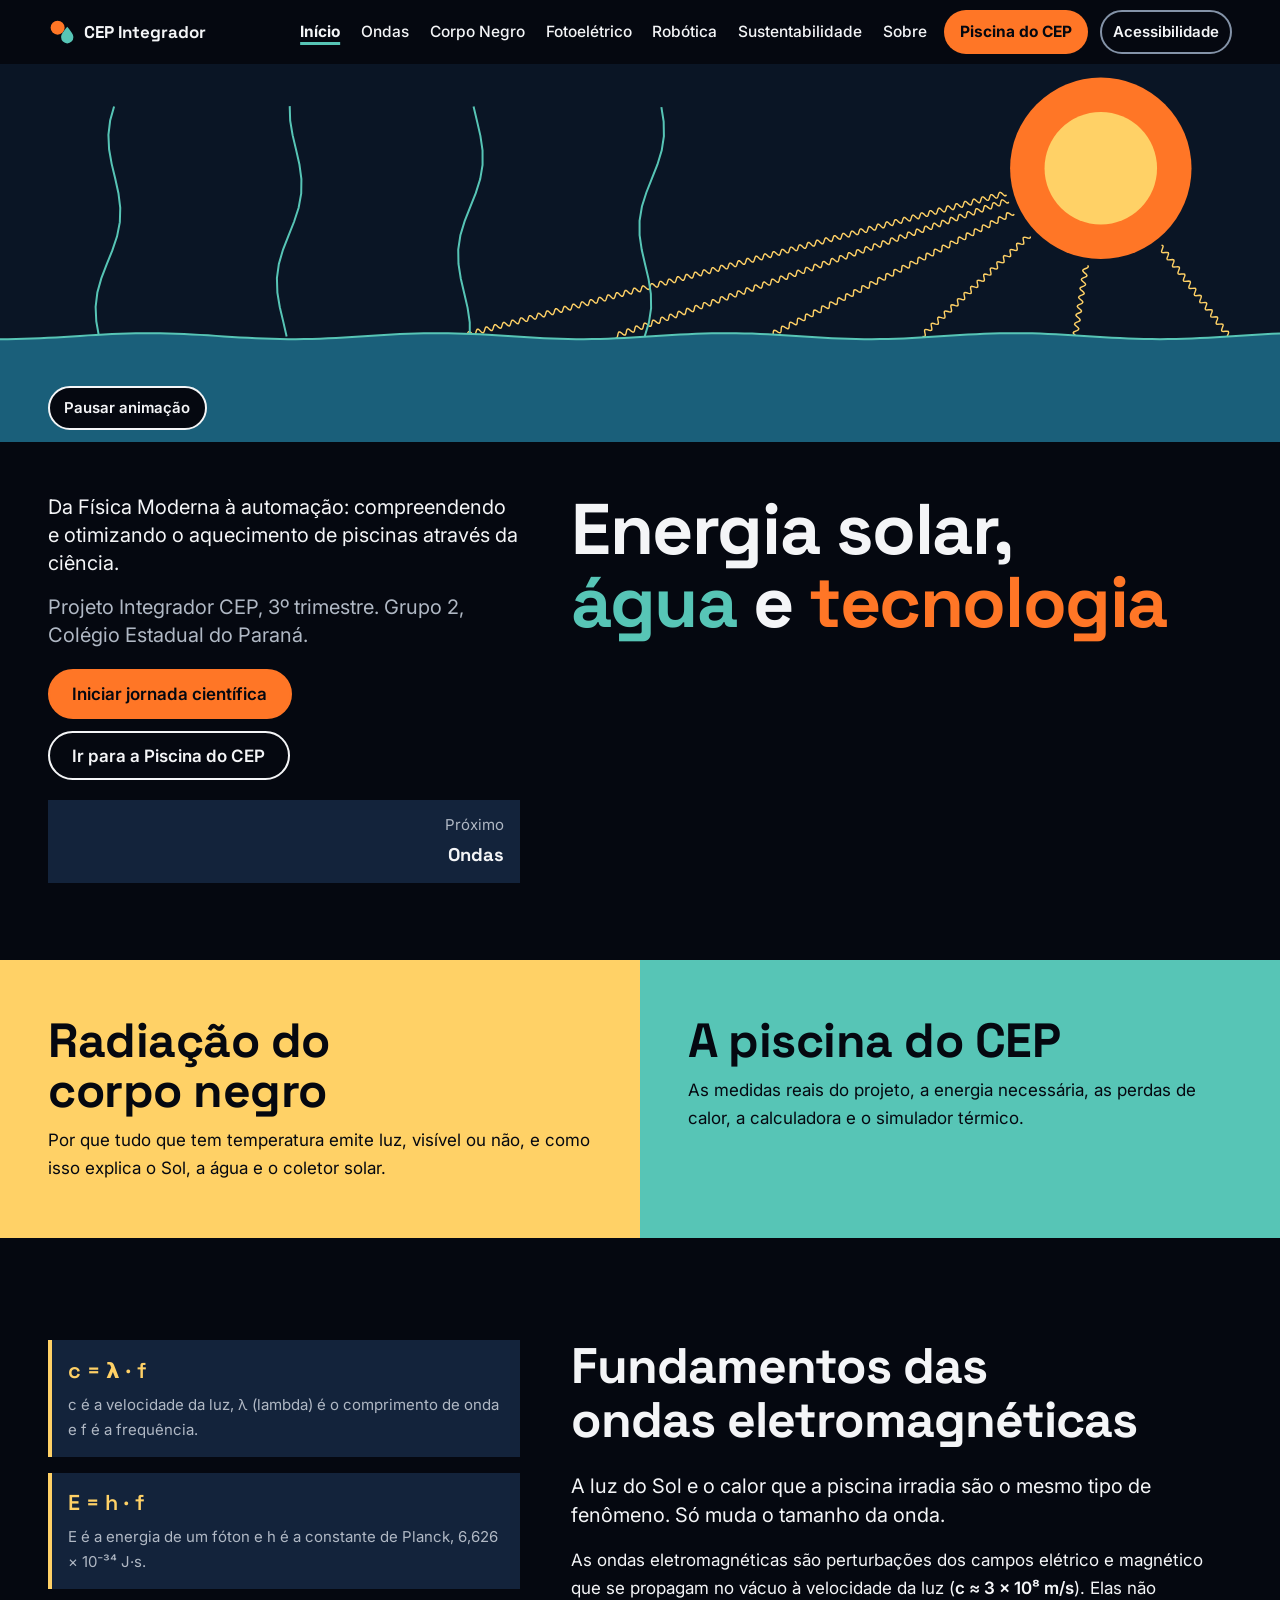
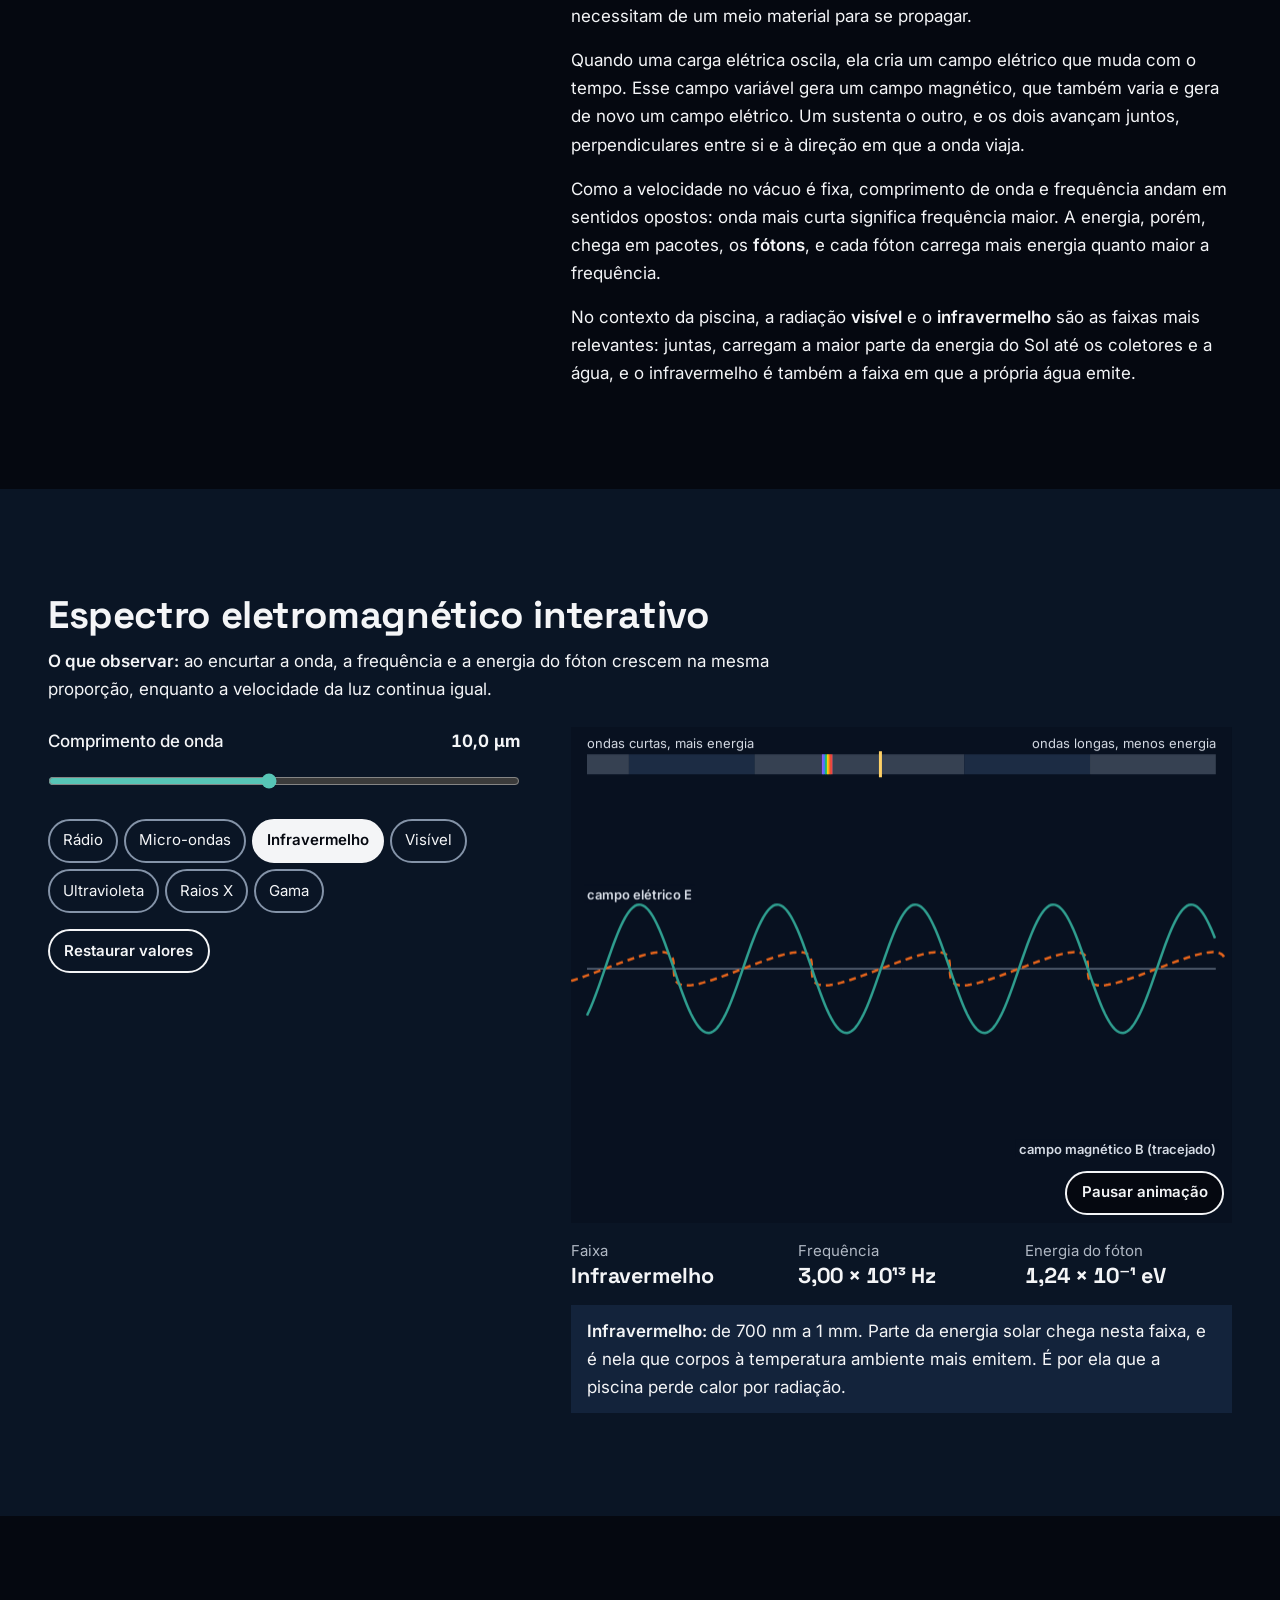
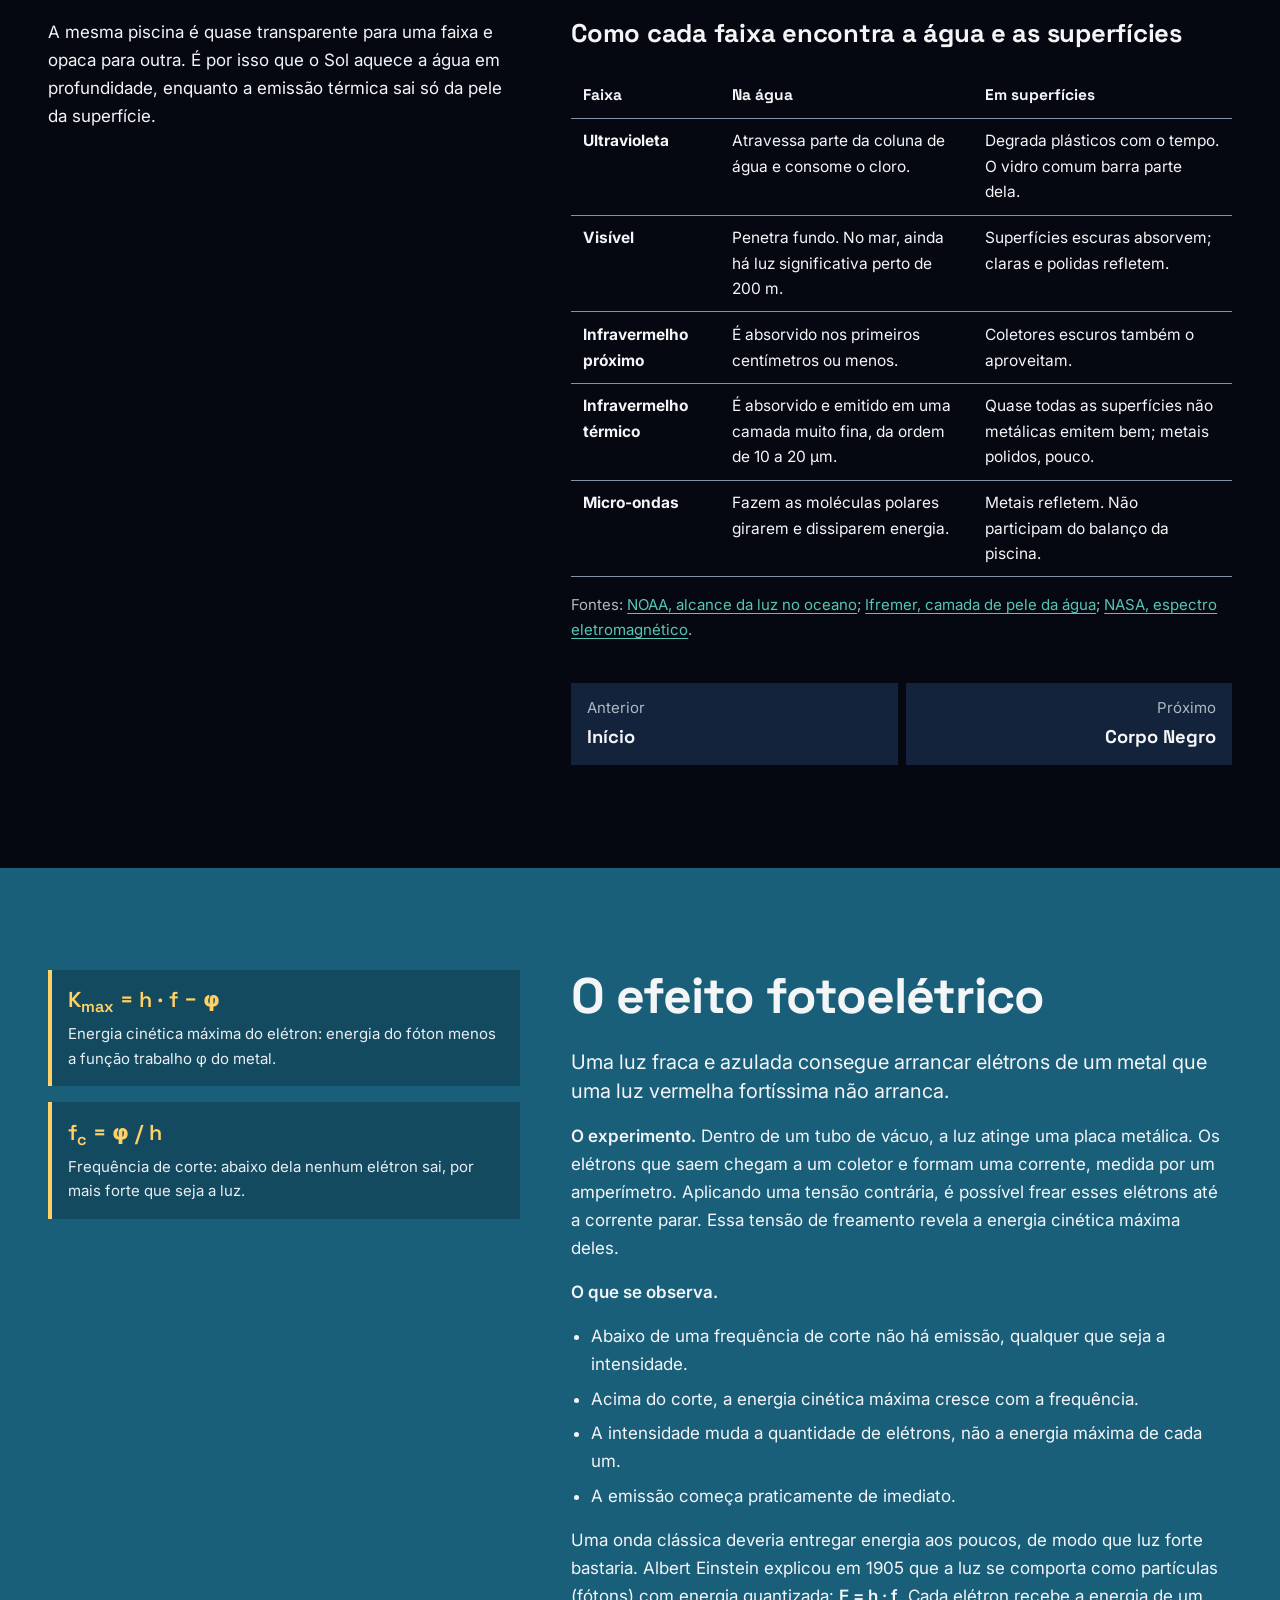
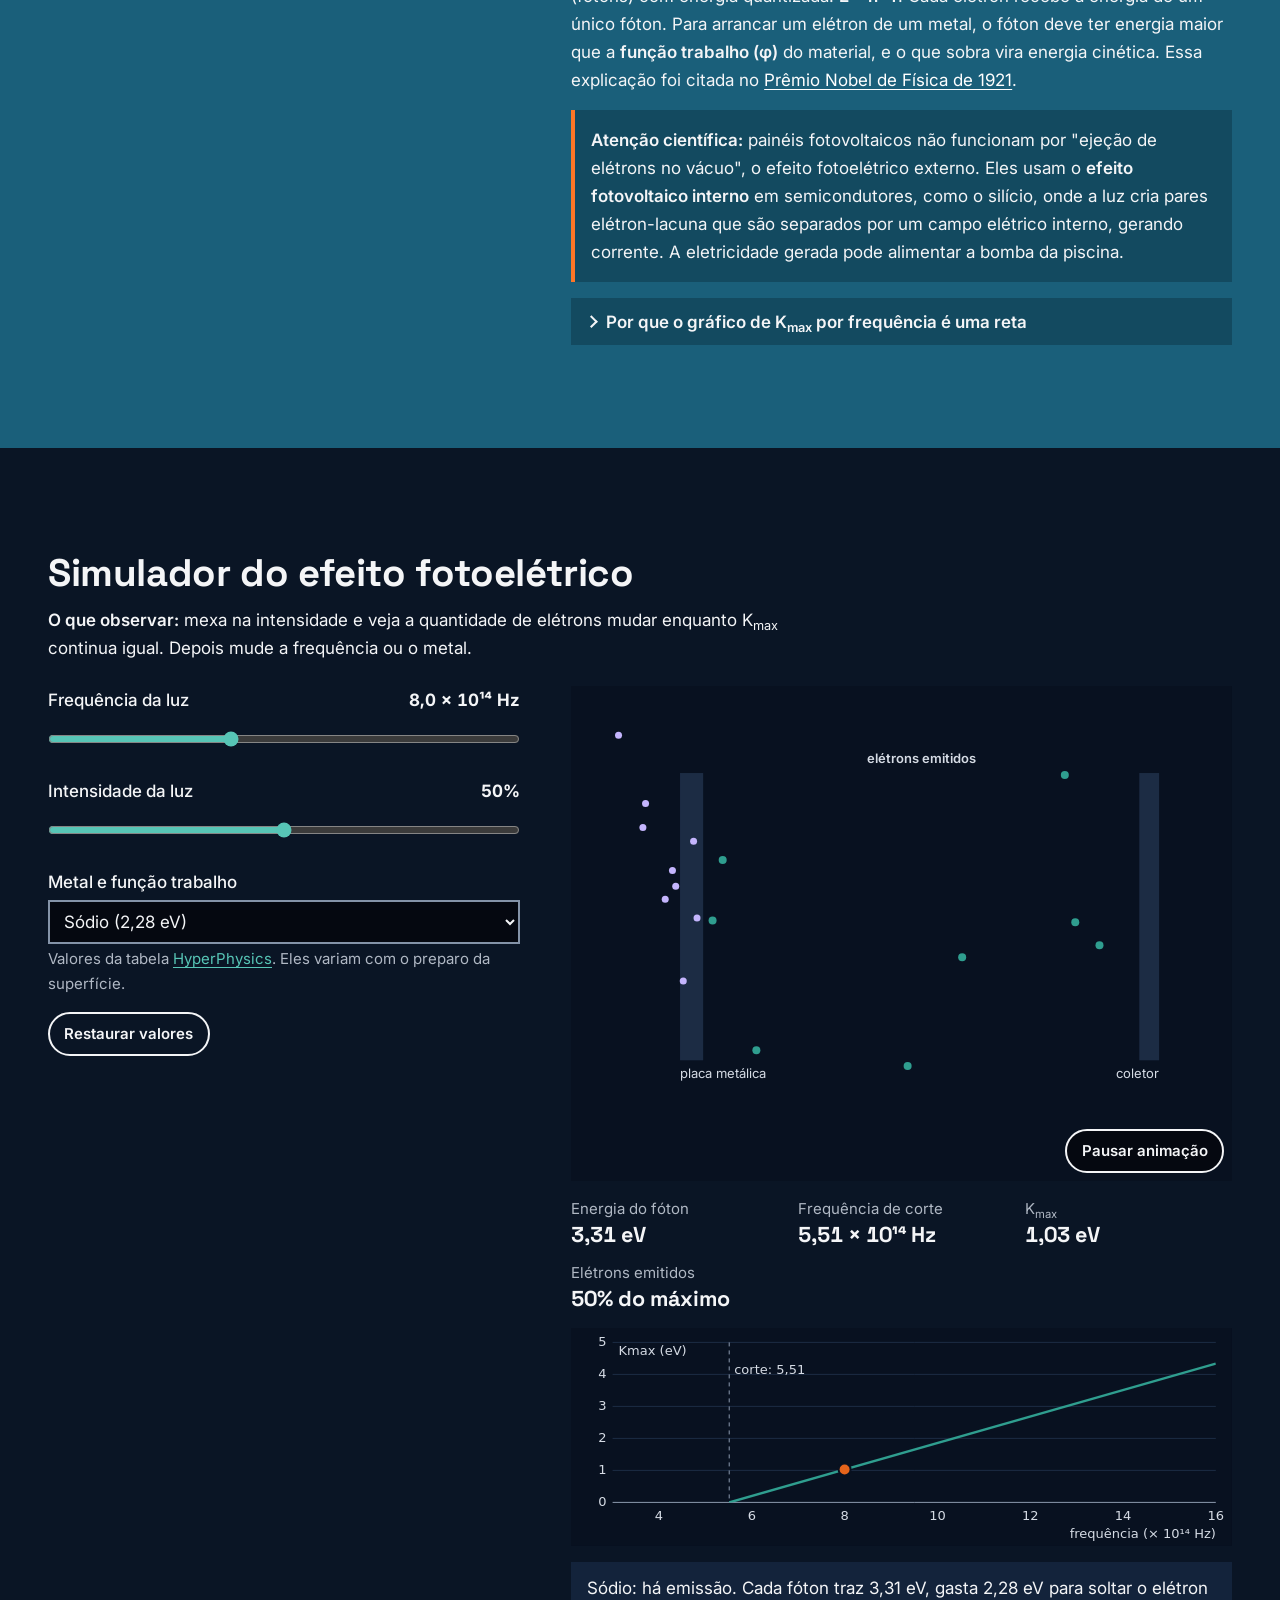
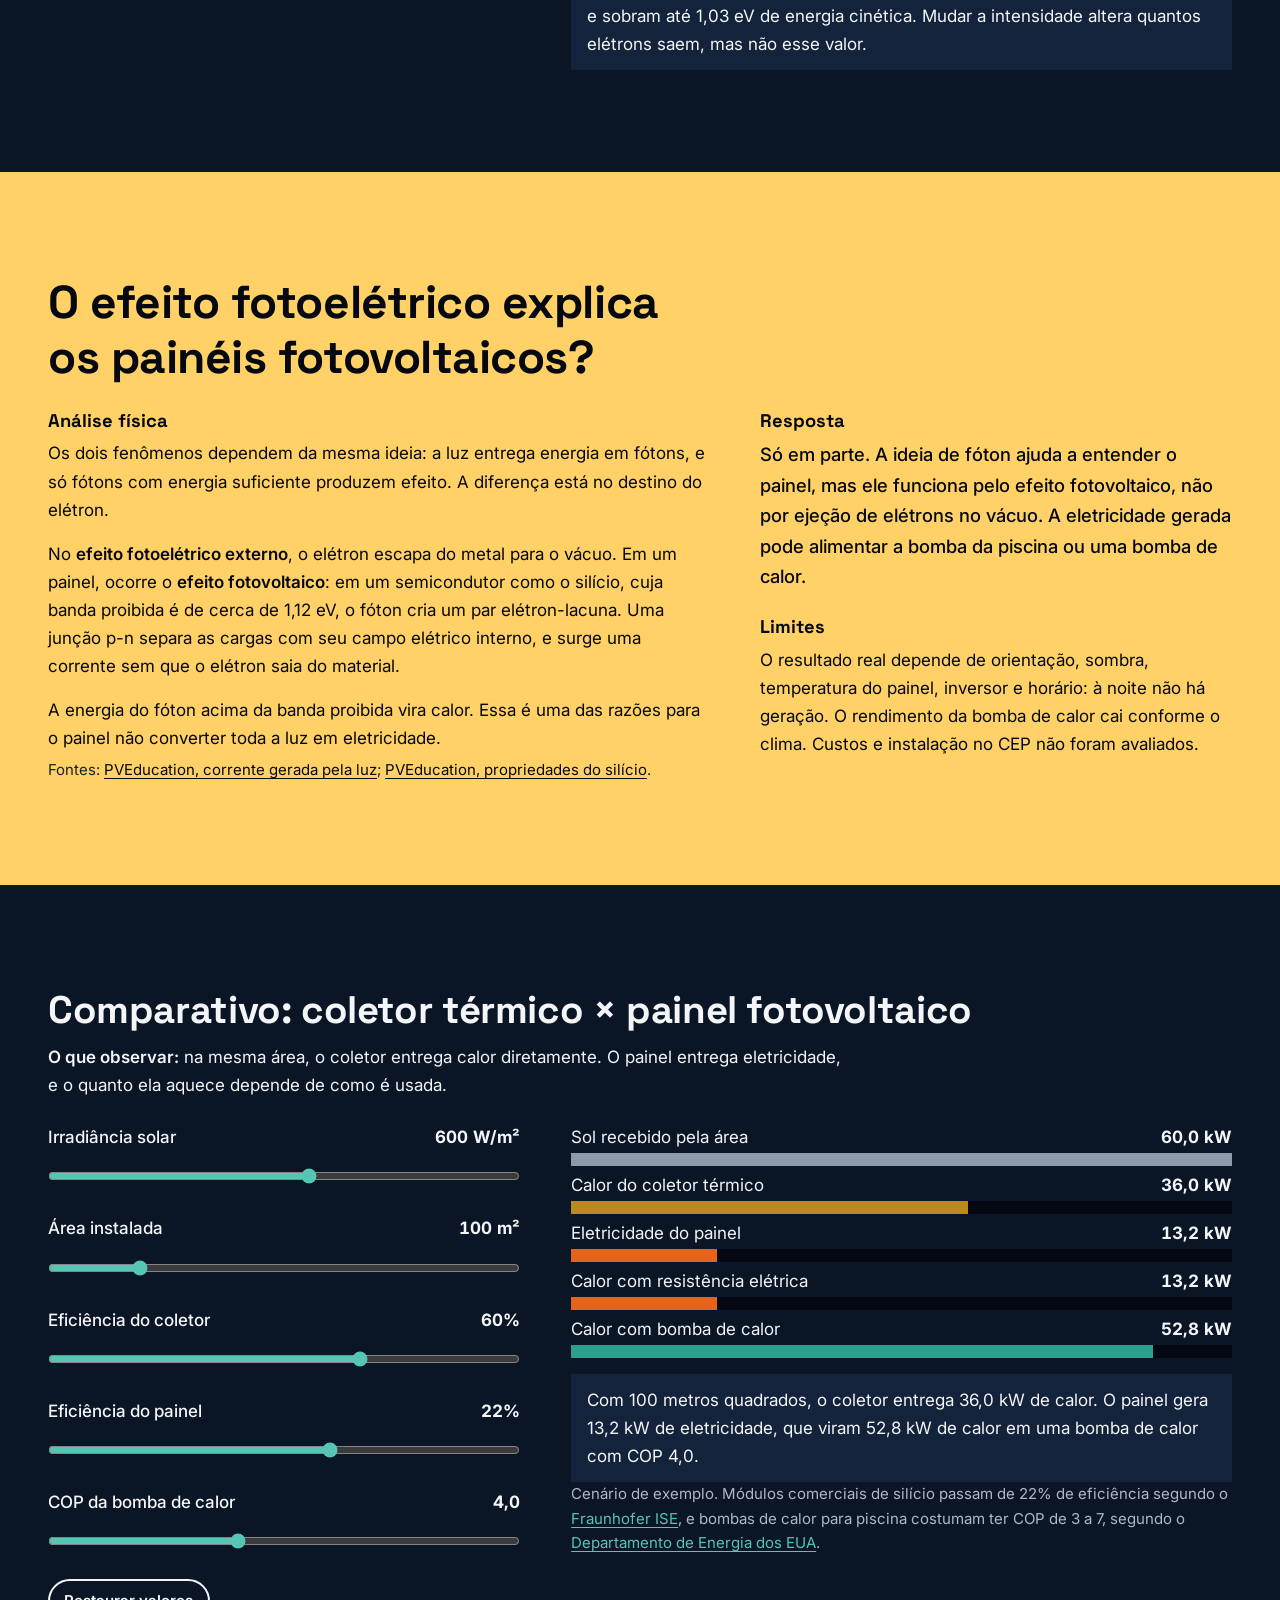
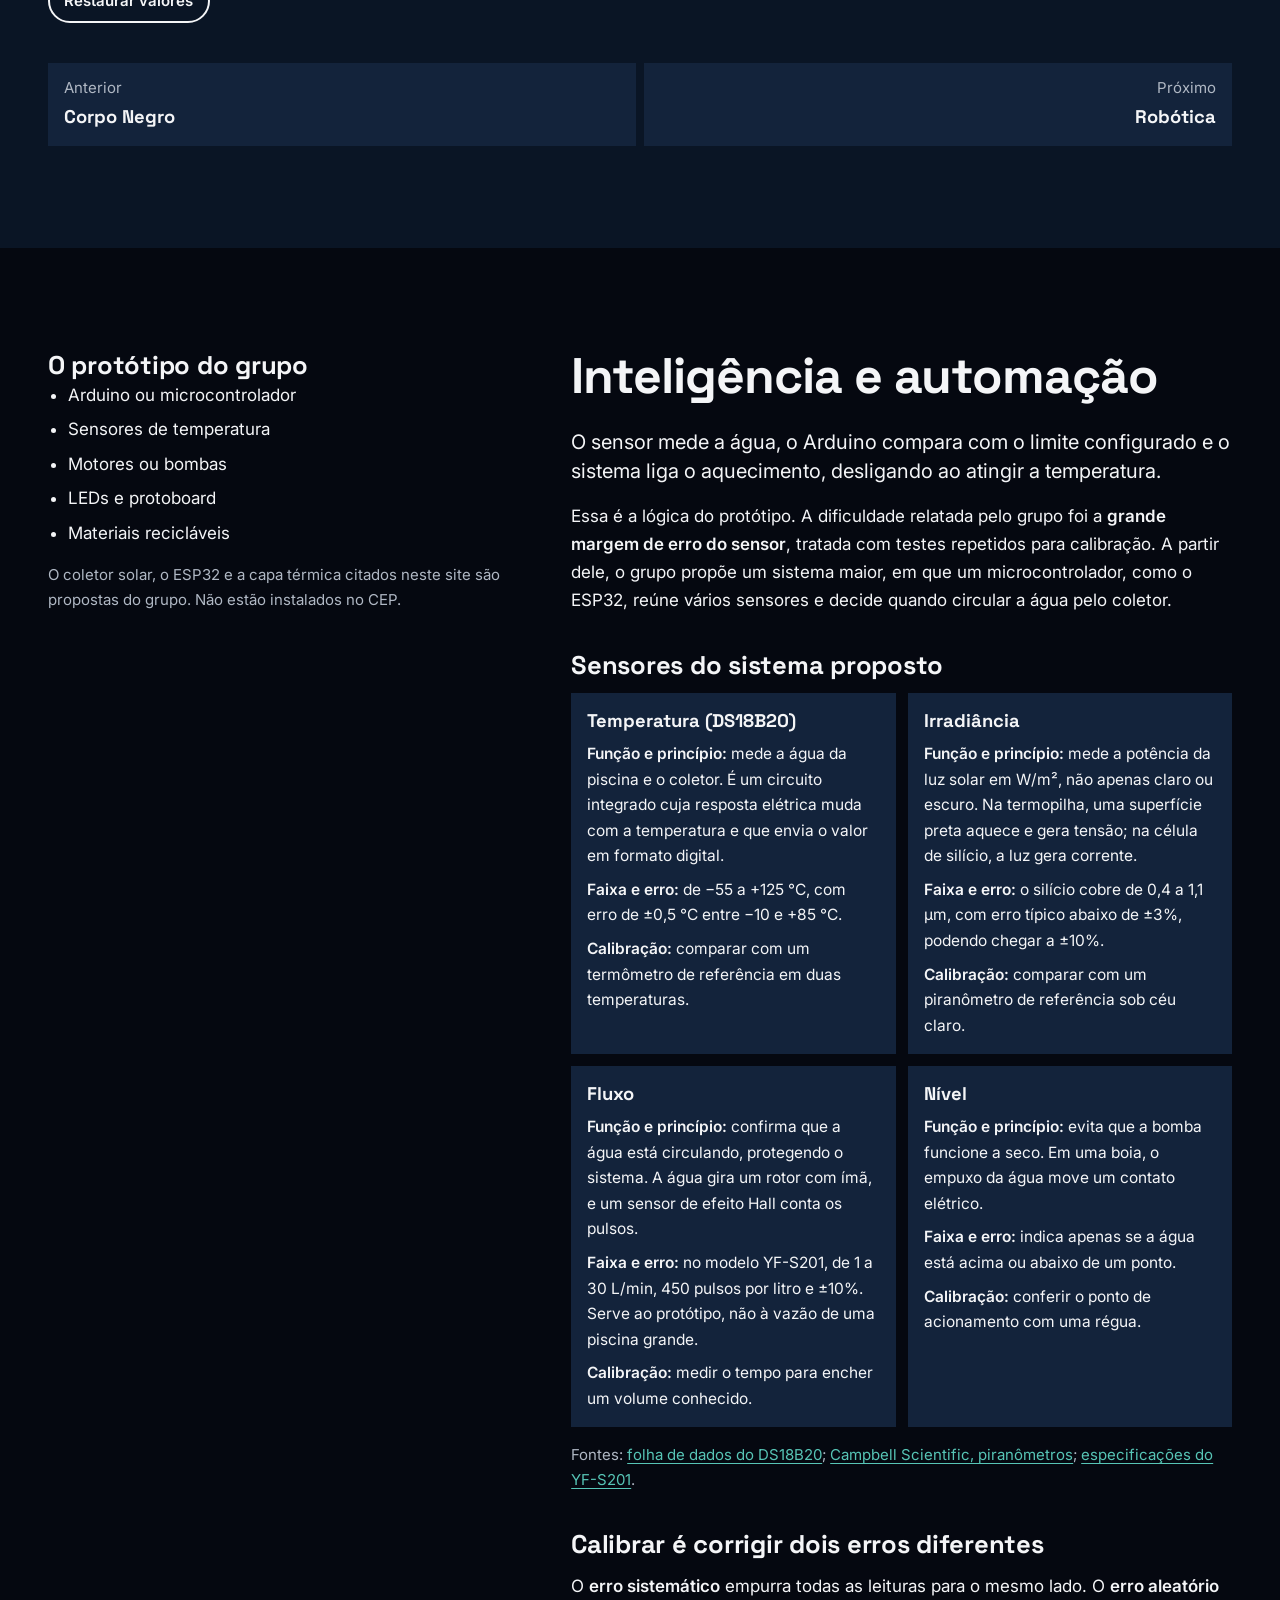
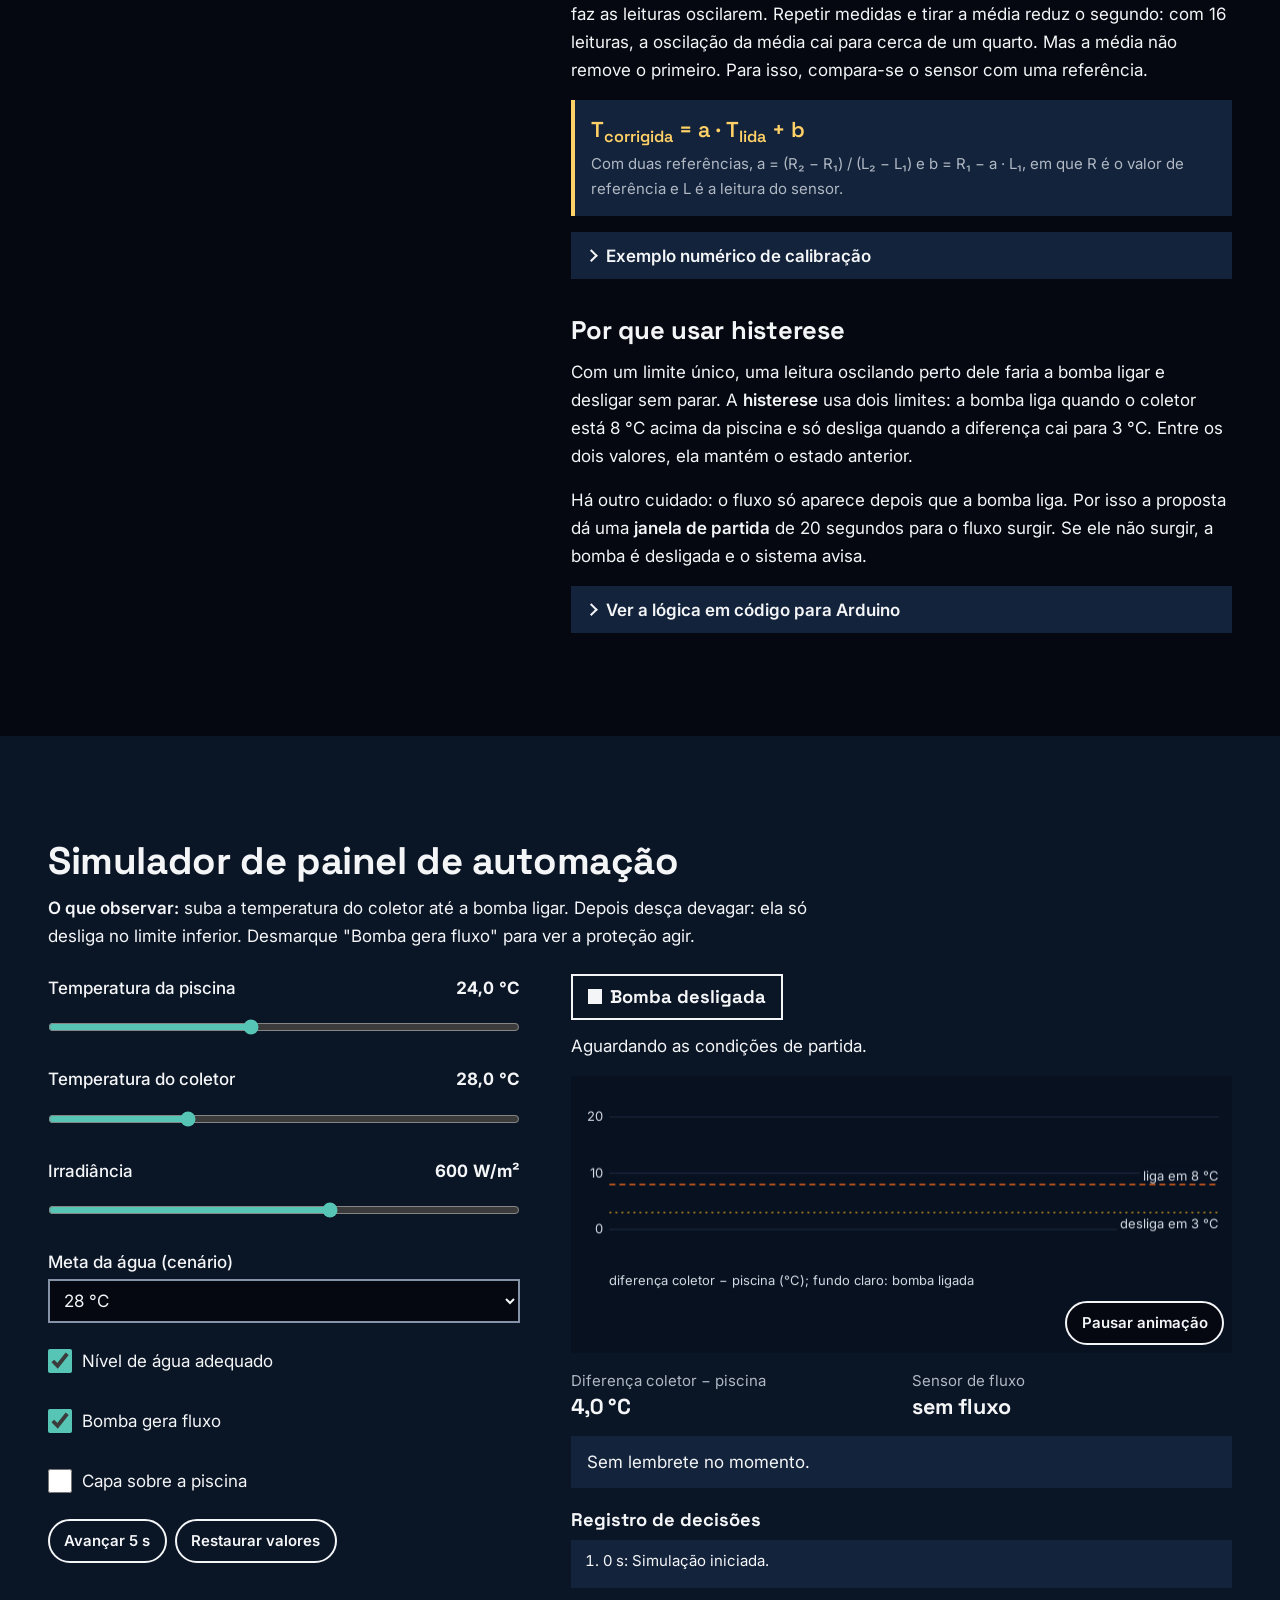
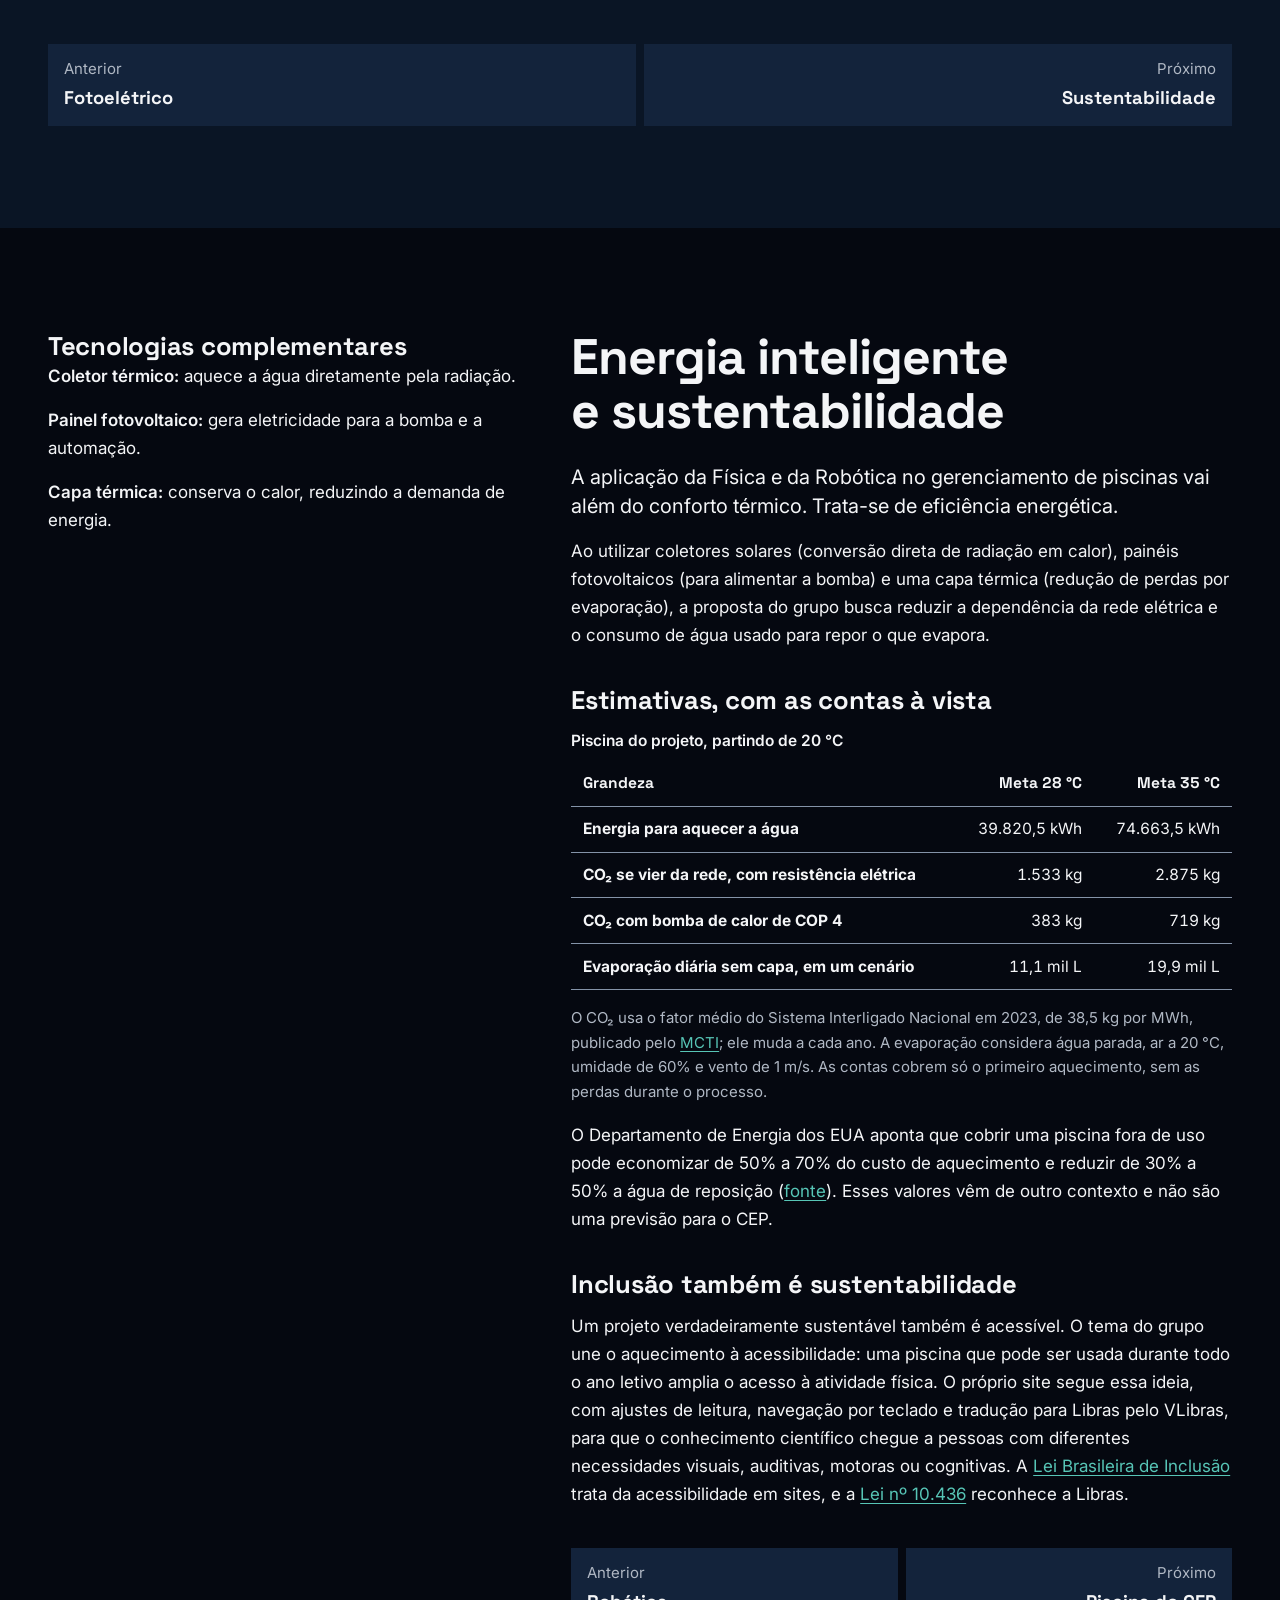
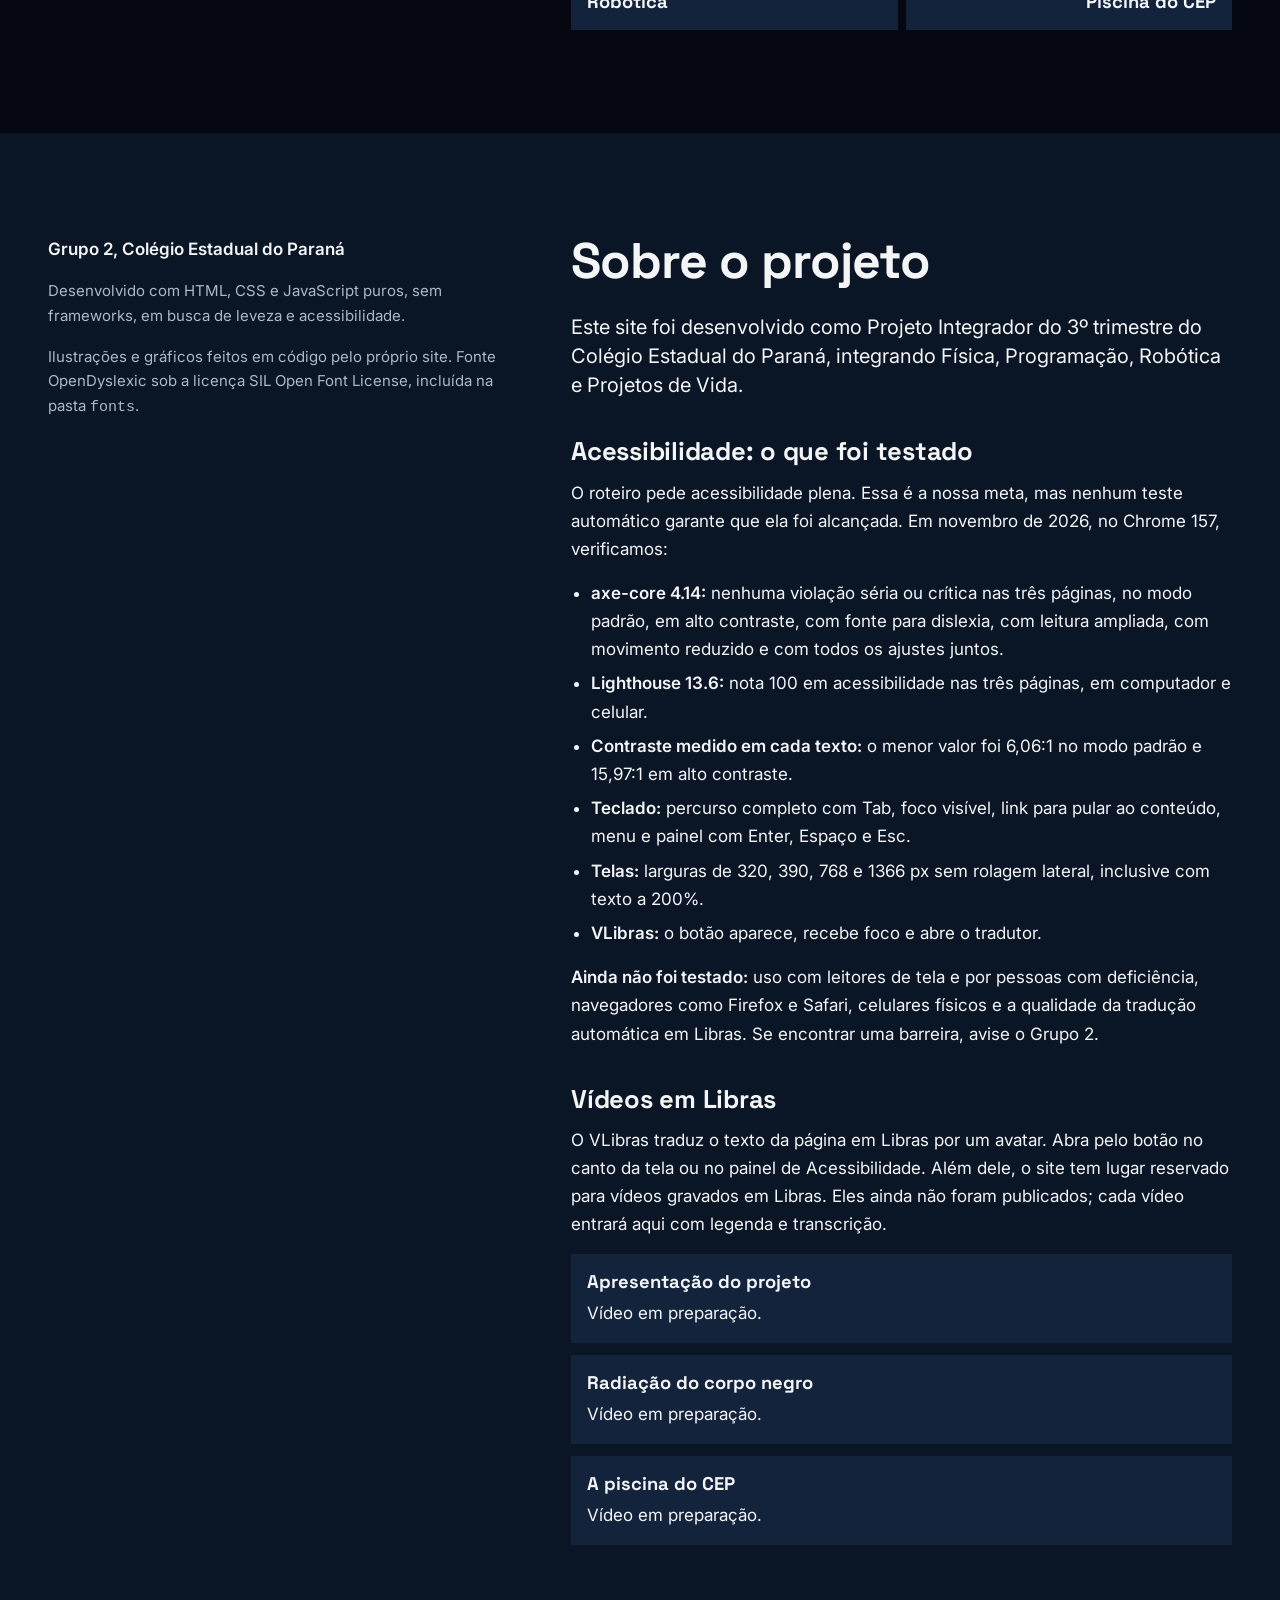
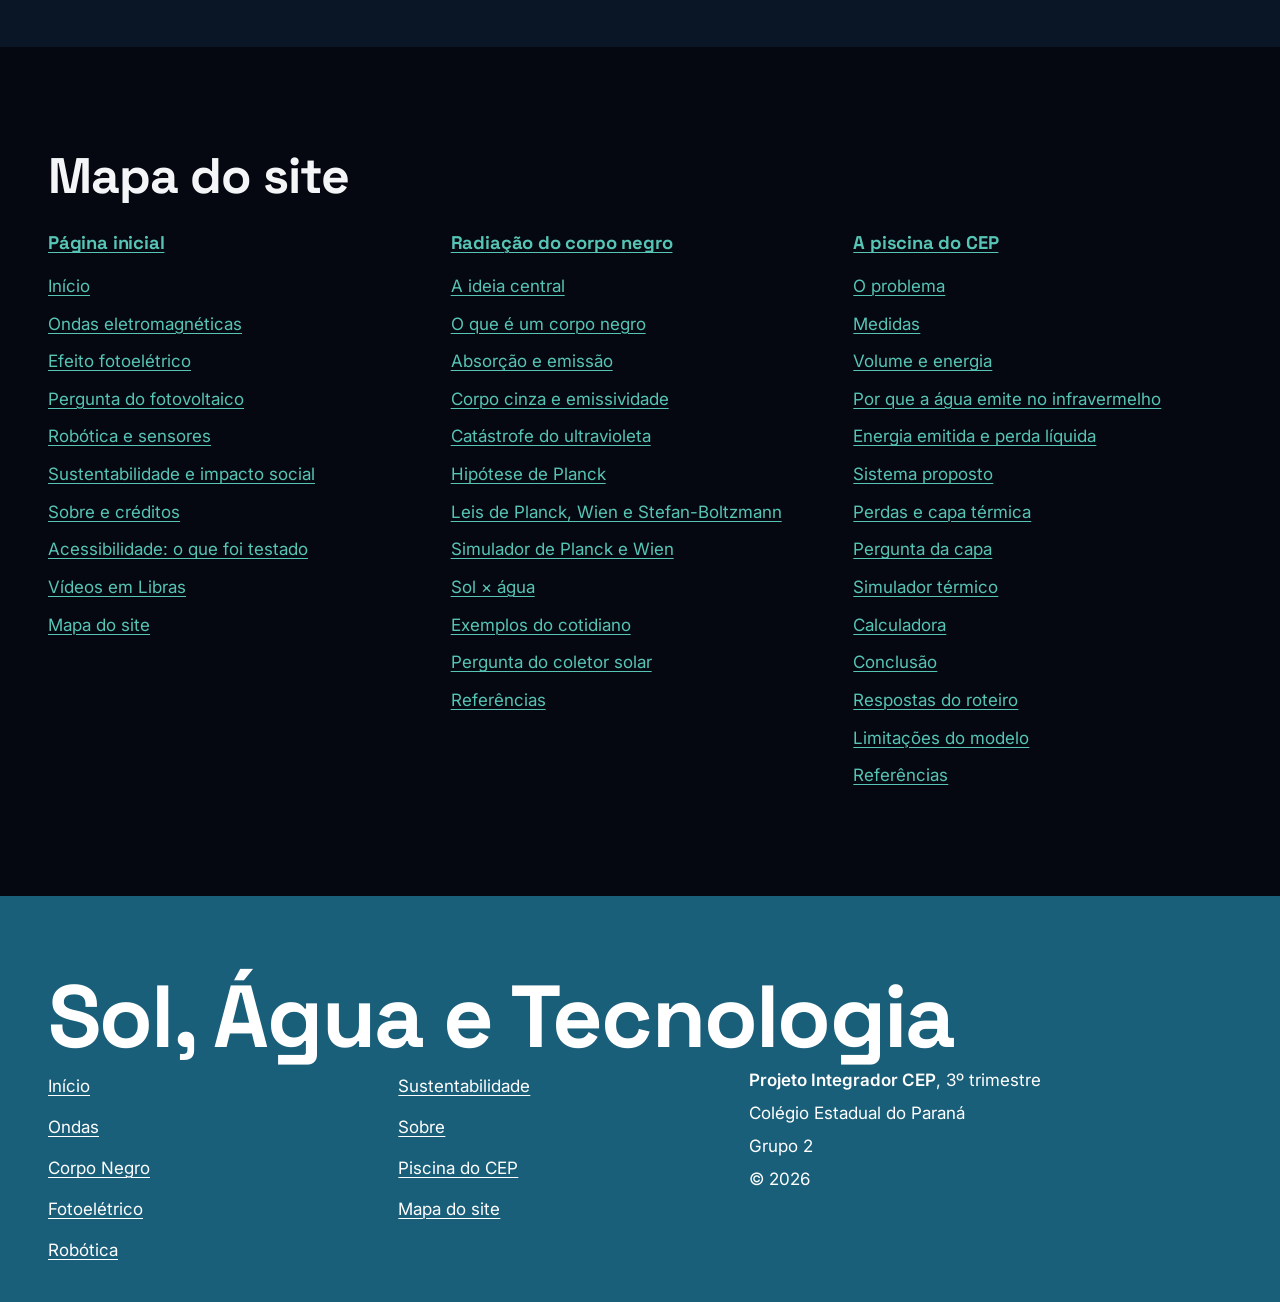
<file: index.html>
<!DOCTYPE html>
<html lang="pt-BR">
<head>
    <meta charset="UTF-8">
    <meta name="viewport" content="width=device-width, initial-scale=1">
    <title>Sol, Água e Tecnologia | Projeto Integrador CEP</title>
    <meta name="description" content="Projeto Integrador do Colégio Estadual do Paraná: ondas eletromagnéticas, efeito fotoelétrico, sensores e automação para o aquecimento de piscinas.">
    <meta name="theme-color" content="#050810">
    <link rel="icon" type="image/svg+xml" href="data:image/svg+xml,%3Csvg xmlns='http://www.w3.org/2000/svg' viewBox='0 0 32 32'%3E%3Ccircle cx='11' cy='11' r='8' fill='%23FF7626'/%3E%3Cpath d='M22 10c4 5 7 8.300 7 12a7 7 0 0 1-14 0c0-3.700 3-7 7-12z' fill='%2357C5B6'/%3E%3C/svg%3E">
    <script>(function(){var d=document.documentElement;d.classList.add('js');try{var p=JSON.parse(localStorage.getItem('cep-preferencias')||'{}');for(var k in p){if(/^(tamanho|linhas|letras|contraste|dislexia|movimento)$/.test(k))d.setAttribute('data-'+k,p[k]);}}catch(e){}})();</script>
    <link rel="preconnect" href="https://fonts.googleapis.com">
    <link rel="preconnect" href="https://fonts.gstatic.com" crossorigin>
    <link rel="stylesheet" href="https://fonts.googleapis.com/css2?family=Inter:wght@400;500;600;700&family=Space+Grotesk:wght@500;600;700&display=swap">
    <link rel="stylesheet" href="styles.css">
</head>
<body data-pagina="inicio">
    <header class="cabecalho" data-menu="fechado">
        <a class="pular" href="#conteudo">Pular para o conteúdo principal</a>
        <div class="barra-progresso" id="barraProgresso" aria-hidden="true"></div>
        <div class="cabecalho__barra">
            <a class="marca" href="index.html">
                <svg viewBox="0 0 32 32" aria-hidden="true" focusable="false"><circle cx="11" cy="11" r="8" fill="#FF7626"/><path d="M22 10c4 5 7 8.300 7 12a7 7 0 0 1-14 0c0-3.700 3-7 7-12z" fill="#57C5B6"/></svg>
                <span>CEP Integrador</span>
            </a>
            <button id="botaoMenu" class="botao-barra" type="button" aria-expanded="false" aria-controls="navPrincipal">Menu</button>
            <nav id="navPrincipal" class="nav-principal" aria-label="Principal">
                <ul class="menu">
                    <li><a href="index.html" aria-current="page">Início</a></li>
                    <li><a href="index.html#ondas">Ondas</a></li>
                    <li><a href="corpo-negro.html">Corpo Negro</a></li>
                    <li><a href="index.html#fotoeletrico">Fotoelétrico</a></li>
                    <li><a href="index.html#robotica">Robótica</a></li>
                    <li><a href="index.html#sustentabilidade">Sustentabilidade</a></li>
                    <li><a href="index.html#sobre">Sobre</a></li>
                    <li><a class="menu__destaque" href="piscina-cep.html">Piscina do CEP</a></li>
                </ul>
            </nav>
            <div class="acessibilidade">
                <button id="botaoAcessibilidade" class="botao-barra" type="button" aria-expanded="false" aria-controls="painelAcessibilidade">Acessibilidade</button>
                <div id="painelAcessibilidade" class="painel" role="group" aria-labelledby="painelTitulo" hidden>
                    <p id="painelTitulo" class="painel__titulo">Ajustes de leitura</p>
                    <fieldset data-preferencia-grupo>
                        <legend>Tamanho da fonte</legend>
                        <div class="opcoes">
                            <label><input type="radio" name="pref-tamanho" value="100" checked>100%</label>
                            <label><input type="radio" name="pref-tamanho" value="125">125%</label>
                            <label><input type="radio" name="pref-tamanho" value="150">150%</label>
                            <label><input type="radio" name="pref-tamanho" value="175">175%</label>
                            <label><input type="radio" name="pref-tamanho" value="200">200%</label>
                        </div>
                    </fieldset>
                    <fieldset data-preferencia-grupo>
                        <legend>Espaço entre linhas</legend>
                        <div class="opcoes">
                            <label><input type="radio" name="pref-linhas" value="normal" checked>Normal</label>
                            <label><input type="radio" name="pref-linhas" value="amplo">Amplo</label>
                            <label><input type="radio" name="pref-linhas" value="maximo">Máximo</label>
                        </div>
                    </fieldset>
                    <fieldset data-preferencia-grupo>
                        <legend>Espaço entre letras</legend>
                        <div class="opcoes">
                            <label><input type="radio" name="pref-letras" value="normal" checked>Normal</label>
                            <label><input type="radio" name="pref-letras" value="amplo">Amplo</label>
                            <label><input type="radio" name="pref-letras" value="maximo">Máximo</label>
                        </div>
                    </fieldset>
                    <div class="alternancias">
                        <button class="alternancia" type="button" data-preferencia="contraste" data-valor="alto" data-nome="Alto contraste" aria-pressed="false">Alto contraste</button>
                        <button class="alternancia" type="button" data-preferencia="dislexia" data-valor="ativo" data-nome="Fonte para dislexia" aria-pressed="false">Fonte para dislexia</button>
                        <button class="alternancia" type="button" data-preferencia="movimento" data-valor="reduzido" data-nome="Reduzir movimento" aria-pressed="false">Reduzir movimento</button>
                    </div>
                    <p class="painel__acoes">
                        <button id="abrirVlibras" class="botao botao--pequeno" type="button">Abrir VLibras</button>
                        <button id="restaurarPreferencias" class="botao botao--secundario botao--pequeno" type="button">Restaurar padrão</button>
                    </p>
                    <p class="painel__aviso">Os ajustes ficam guardados neste navegador e valem nas três páginas.</p>
                </div>
            </div>
        </div>
        <p id="anuncioGlobal" class="so-leitor" role="status"></p>
    </header>

    <main id="conteudo" tabindex="-1">
        <noscript><p class="aviso">Os simuladores e os ajustes de leitura precisam de JavaScript. Todo o texto continua disponível.</p></noscript>
        <section id="inicio" aria-labelledby="inicioTitulo">
            <div class="capa__cena">
                <canvas id="cenaCapa" data-cena="inicio" role="img" aria-label="Cena animada: o Sol envia ondas curtas até a água, e a água devolve ondas infravermelhas cerca de 19 vezes mais longas."></canvas>
                <button id="pausarCena" class="botao botao--pequeno botao--sobre-cena capa__pausa so-js" type="button">Pausar animação</button>
            </div>
            <div class="capa__texto">
                <h1 id="inicioTitulo">Energia solar, <span class="agua">água</span> e <span class="sol">tecnologia</span></h1>
                <div class="capa__apoio">
                    <p>Da Física Moderna à automação: compreendendo e otimizando o aquecimento de piscinas através da ciência.</p>
                    <p class="nota">Projeto Integrador CEP, 3º trimestre. Grupo 2, Colégio Estadual do Paraná.</p>
                    <div class="acoes">
                        <a class="botao" href="#ondas">Iniciar jornada científica</a>
                        <a class="botao botao--secundario" href="piscina-cep.html">Ir para a Piscina do CEP</a>
                    </div>
                    <nav class="percurso percurso--capa" aria-label="Percurso de leitura a partir do Início">
                        <a rel="next" href="#ondas"><span>Próximo</span>Ondas</a>
                    </nav>
                </div>
            </div>
            <h2 class="so-leitor">Páginas principais do projeto</h2>
            <div class="chamadas">
                <a class="chamada campo-sol" href="corpo-negro.html">
                    <span id="radiacao" class="ancora-antiga"></span>
                    <h3>Radiação do corpo negro</h3>
                    <p>Por que tudo que tem temperatura emite luz, visível ou não, e como isso explica o Sol, a água e o coletor solar.</p>
                </a>
                <a class="chamada campo-turquesa" href="piscina-cep.html">
                    <span id="piscina" class="ancora-antiga"></span>
                    <span id="simuladores" class="ancora-antiga"></span>
                    <h3>A piscina do CEP</h3>
                    <p>As medidas reais do projeto, a energia necessária, as perdas de calor, a calculadora e o simulador térmico.</p>
                </a>
            </div>
        </section>

        <section id="ondas" class="faixa" aria-labelledby="ondasTitulo">
            <span id="fundamentos" class="ancora-antiga"></span>
            <div class="largura eixo">
                <h2 id="ondasTitulo">Fundamentos das ondas eletromagnéticas</h2>
                <div class="eixo__nota">
                    <p class="formula"><span class="formula__conta">c = λ · f</span><span class="formula__texto">c é a velocidade da luz, λ (lambda) é o comprimento de onda e f é a frequência.</span></p>
                    <p class="formula"><span class="formula__conta">E = h · f</span><span class="formula__texto">E é a energia de um fóton e h é a constante de Planck, 6,626 × 10⁻³⁴ J·s.</span></p>
                </div>
                <div class="eixo__corpo">
                    <p class="abertura">A luz do Sol e o calor que a piscina irradia são o mesmo tipo de fenômeno. Só muda o tamanho da onda.</p>
                    <p>As ondas eletromagnéticas são perturbações dos campos elétrico e magnético que se propagam no vácuo à velocidade da luz (<strong>c ≈ 3 × 10⁸ m/s</strong>). Elas não necessitam de um meio material para se propagar.</p>
                    <p>Quando uma carga elétrica oscila, ela cria um campo elétrico que muda com o tempo. Esse campo variável gera um campo magnético, que também varia e gera de novo um campo elétrico. Um sustenta o outro, e os dois avançam juntos, perpendiculares entre si e à direção em que a onda viaja.</p>
                    <p>Como a velocidade no vácuo é fixa, comprimento de onda e frequência andam em sentidos opostos: onda mais curta significa frequência maior. A energia, porém, chega em pacotes, os <strong>fótons</strong>, e cada fóton carrega mais energia quanto maior a frequência.</p>
                    <p>No contexto da piscina, a radiação <strong>visível</strong> e o <strong>infravermelho</strong> são as faixas mais relevantes: juntas, carregam a maior parte da energia do Sol até os coletores e a água, e o infravermelho é também a faixa em que a própria água emite.</p>
                </div>
            </div>
        </section>

        <section class="faixa campo-noite" aria-labelledby="espectroTitulo">
            <div class="largura">
                <h3 id="espectroTitulo" class="simulador__titulo">Espectro eletromagnético interativo</h3>
                <p class="simulador__observe"><strong>O que observar:</strong> ao encurtar a onda, a frequência e a energia do fóton crescem na mesma proporção, enquanto a velocidade da luz continua igual.</p>
                <form id="simEspectro" class="sim">
                    <fieldset class="sim__controles">
                        <legend class="so-leitor">Controles do espectro</legend>
                        <div class="campo">
                            <label for="espectroComprimento">Comprimento de onda</label>
                            <output id="espectroComprimentoSaida" for="espectroComprimento" aria-live="off">10,0 µm</output>
                            <input id="espectroComprimento" type="range" min="-12" max="3" step="0.05" value="-5">
                        </div>
                        <div class="grupo-botoes" role="group" aria-label="Ir para uma faixa do espectro">
                            <button class="botao-opcao" type="button" data-regiao="radio" aria-pressed="false">Rádio</button>
                            <button class="botao-opcao" type="button" data-regiao="micro" aria-pressed="false">Micro-ondas</button>
                            <button class="botao-opcao" type="button" data-regiao="ir" aria-pressed="true">Infravermelho</button>
                            <button class="botao-opcao" type="button" data-regiao="vis" aria-pressed="false">Visível</button>
                            <button class="botao-opcao" type="button" data-regiao="uv" aria-pressed="false">Ultravioleta</button>
                            <button class="botao-opcao" type="button" data-regiao="raio-x" aria-pressed="false">Raios X</button>
                            <button class="botao-opcao" type="button" data-regiao="gama" aria-pressed="false">Gama</button>
                        </div>
                        <p class="sim__acoes"><button class="botao botao--secundario botao--pequeno" type="reset">Restaurar valores</button></p>
                    </fieldset>
                    <div class="sim__palco">
                        <div class="tela">
                            <canvas id="graficoOnda" role="img" aria-label="Faixa do espectro com a posição escolhida e uma onda animada com os campos elétrico e magnético." aria-describedby="espectroResumo"></canvas>
                            <button id="pausarOnda" class="botao botao--pequeno botao--sobre-cena tela__pausa so-js" type="button">Pausar animação</button>
                        </div>
                        <dl class="resultados">
                            <div><dt>Faixa</dt><dd id="espectroRegiao">Infravermelho</dd></div>
                            <div><dt>Frequência</dt><dd id="espectroFrequencia">3,00 × 10¹³ Hz</dd></div>
                            <div><dt>Energia do fóton</dt><dd id="espectroEnergia">1,24 × 10⁻¹ eV</dd></div>
                        </dl>
                        <p class="sim__resumo"><strong id="espectroInfoTitulo">Infravermelho: </strong><span id="espectroInfoTexto">de 700 nm a 1 mm. Parte da energia solar chega nesta faixa, e é nela que corpos à temperatura ambiente mais emitem. É por ela que a piscina perde calor por radiação.</span></p>
                        <p id="espectroResumo" class="so-leitor" aria-live="polite"></p>
                    </div>
                </form>
            </div>
        </section>

        <section class="faixa" aria-labelledby="interacaoTitulo">
            <div class="largura eixo">
                <h3 id="interacaoTitulo" class="eixo__titulo">Como cada faixa encontra a água e as superfícies</h3>
                <div class="eixo__nota">
                    <p>A mesma piscina é quase transparente para uma faixa e opaca para outra. É por isso que o Sol aquece a água em profundidade, enquanto a emissão térmica sai só da pele da superfície.</p>
                </div>
                <div class="eixo__corpo">
                    <div class="rolagem" tabindex="0" role="region" aria-label="Tabela de interação das faixas com a água e com superfícies">
                        <table>
                            <thead><tr><th scope="col">Faixa</th><th scope="col">Na água</th><th scope="col">Em superfícies</th></tr></thead>
                            <tbody>
                                <tr><th scope="row">Ultravioleta</th><td>Atravessa parte da coluna de água e consome o cloro.</td><td>Degrada plásticos com o tempo. O vidro comum barra parte dela.</td></tr>
                                <tr><th scope="row">Visível</th><td>Penetra fundo. No mar, ainda há luz significativa perto de 200 m.</td><td>Superfícies escuras absorvem; claras e polidas refletem.</td></tr>
                                <tr><th scope="row">Infravermelho próximo</th><td>É absorvido nos primeiros centímetros ou menos.</td><td>Coletores escuros também o aproveitam.</td></tr>
                                <tr><th scope="row">Infravermelho térmico</th><td>É absorvido e emitido em uma camada muito fina, da ordem de 10 a 20 µm.</td><td>Quase todas as superfícies não metálicas emitem bem; metais polidos, pouco.</td></tr>
                                <tr><th scope="row">Micro-ondas</th><td>Fazem as moléculas polares girarem e dissiparem energia.</td><td>Metais refletem. Não participam do balanço da piscina.</td></tr>
                            </tbody>
                        </table>
                    </div>
                    <p class="nota">Fontes: <a href="https://oceanservice.noaa.gov/facts/light_travel.html">NOAA, alcance da luz no oceano</a>; <a href="https://cersat.ifremer.fr/Thematics/Sea-Surface-Temperature/Defining-sea-surface-temperature">Ifremer, camada de pele da água</a>; <a href="https://science.nasa.gov/ems/">NASA, espectro eletromagnético</a>.</p>
                    <nav class="percurso" aria-label="Percurso de leitura a partir de Ondas">
                        <a rel="prev" href="#inicio"><span>Anterior</span>Início</a>
                        <a rel="next" href="corpo-negro.html"><span>Próximo</span>Corpo Negro</a>
                    </nav>
                </div>
            </div>
        </section>

        <section id="fotoeletrico" class="faixa campo-azul" aria-labelledby="fotoTitulo">
            <div class="largura eixo">
                <h2 id="fotoTitulo">O efeito fotoelétrico</h2>
                <div class="eixo__nota">
                    <p class="formula"><span class="formula__conta">K<sub>max</sub> = h · f − φ</span><span class="formula__texto">Energia cinética máxima do elétron: energia do fóton menos a função trabalho φ do metal.</span></p>
                    <p class="formula"><span class="formula__conta">f<sub>c</sub> = φ / h</span><span class="formula__texto">Frequência de corte: abaixo dela nenhum elétron sai, por mais forte que seja a luz.</span></p>
                </div>
                <div class="eixo__corpo">
                    <p class="abertura">Uma luz fraca e azulada consegue arrancar elétrons de um metal que uma luz vermelha fortíssima não arranca.</p>
                    <p><strong>O experimento.</strong> Dentro de um tubo de vácuo, a luz atinge uma placa metálica. Os elétrons que saem chegam a um coletor e formam uma corrente, medida por um amperímetro. Aplicando uma tensão contrária, é possível frear esses elétrons até a corrente parar. Essa tensão de freamento revela a energia cinética máxima deles.</p>
                    <p><strong>O que se observa.</strong></p>
                    <ul>
                        <li>Abaixo de uma frequência de corte não há emissão, qualquer que seja a intensidade.</li>
                        <li>Acima do corte, a energia cinética máxima cresce com a frequência.</li>
                        <li>A intensidade muda a quantidade de elétrons, não a energia máxima de cada um.</li>
                        <li>A emissão começa praticamente de imediato.</li>
                    </ul>
                    <p>Uma onda clássica deveria entregar energia aos poucos, de modo que luz forte bastaria. Albert Einstein explicou em 1905 que a luz se comporta como partículas (fótons) com energia quantizada: <strong>E = h · f</strong>. Cada elétron recebe a energia de um único fóton. Para arrancar um elétron de um metal, o fóton deve ter energia maior que a <strong>função trabalho (φ)</strong> do material, e o que sobra vira energia cinética. Essa explicação foi citada no <a href="https://www.nobelprize.org/prizes/physics/1921/einstein/facts/">Prêmio Nobel de Física de 1921</a>.</p>
                    <div class="aviso">
                        <p><strong>Atenção científica:</strong> painéis fotovoltaicos não funcionam por "ejeção de elétrons no vácuo", o efeito fotoelétrico externo. Eles usam o <strong>efeito fotovoltaico interno</strong> em semicondutores, como o silício, onde a luz cria pares elétron-lacuna que são separados por um campo elétrico interno, gerando corrente. A eletricidade gerada pode alimentar a bomba da piscina.</p>
                    </div>
                    <details>
                        <summary><span>Por que o gráfico de K<sub>max</sub> por frequência é uma reta</span></summary>
                        <div class="details__corpo">
                            <p>Em K<sub>max</sub> = h · f − φ, a variável é f. A equação tem a forma y = a · x + b: a inclinação é a constante de Planck h, igual para todos os metais, e o corte com o eixo horizontal é f<sub>c</sub> = φ / h, que muda de um metal para outro.</p>
                            <p>Por isso as retas de metais diferentes são paralelas. Medir essa inclinação é uma forma experimental de obter h.</p>
                        </div>
                    </details>
                </div>
            </div>
        </section>

        <section class="faixa campo-noite" aria-labelledby="simFotoTitulo">
            <div class="largura">
                <h3 id="simFotoTitulo" class="simulador__titulo">Simulador do efeito fotoelétrico</h3>
                <p class="simulador__observe"><strong>O que observar:</strong> mexa na intensidade e veja a quantidade de elétrons mudar enquanto K<sub>max</sub> continua igual. Depois mude a frequência ou o metal.</p>
                <form id="simFotoeletrico" class="sim">
                    <fieldset class="sim__controles">
                        <legend class="so-leitor">Controles do efeito fotoelétrico</legend>
                        <div class="campo">
                            <label for="feFrequencia">Frequência da luz</label>
                            <output id="feFrequenciaSaida" for="feFrequencia" aria-live="off">8,0 × 10¹⁴ Hz</output>
                            <input id="feFrequencia" type="range" min="3" max="16" step="0.1" value="8">
                        </div>
                        <div class="campo">
                            <label for="feIntensidade">Intensidade da luz</label>
                            <output id="feIntensidadeSaida" for="feIntensidade" aria-live="off">50%</output>
                            <input id="feIntensidade" type="range" min="0" max="100" step="5" value="50">
                        </div>
                        <div class="campo">
                            <label for="feMaterial">Metal e função trabalho</label>
                            <select id="feMaterial">
                                <option value="2.28" data-nome="Sódio" selected>Sódio (2,28 eV)</option>
                                <option value="4.5" data-nome="Ferro">Ferro (4,5 eV)</option>
                                <option value="4.7" data-nome="Cobre">Cobre (4,7 eV)</option>
                                <option value="5.1" data-nome="Ouro">Ouro (5,1 eV)</option>
                            </select>
                            <p class="campo__ajuda">Valores da tabela <a href="https://hyperphysics.gsu.edu/hbase/Tables/photoelec.html">HyperPhysics</a>. Eles variam com o preparo da superfície.</p>
                        </div>
                        <p class="sim__acoes"><button class="botao botao--secundario botao--pequeno" type="reset">Restaurar valores</button></p>
                    </fieldset>
                    <div class="sim__palco">
                        <div class="tela">
                            <canvas id="graficoFotoeletrico" role="img" aria-label="Animação: fótons atingem uma placa metálica e, se tiverem energia suficiente, elétrons saem em direção ao coletor." aria-describedby="feResumo"></canvas>
                            <button id="pausarFotoeletrico" class="botao botao--pequeno botao--sobre-cena tela__pausa so-js" type="button">Pausar animação</button>
                        </div>
                        <dl class="resultados">
                            <div><dt>Energia do fóton</dt><dd id="feFoton">3,31 eV</dd></div>
                            <div><dt>Frequência de corte</dt><dd id="feCorte">5,51 × 10¹⁴ Hz</dd></div>
                            <div><dt>K<sub>max</sub></dt><dd id="feKmax">1,03 eV</dd></div>
                            <div><dt>Elétrons emitidos</dt><dd id="feEletrons">50% do máximo</dd></div>
                        </dl>
                        <div class="tela tela--baixa">
                            <canvas id="graficoKmax" role="img" aria-label="Gráfico de energia cinética máxima em função da frequência: uma reta que começa na frequência de corte." aria-describedby="feResumo"></canvas>
                        </div>
                        <p id="feResumo" class="sim__resumo" aria-live="polite">Sódio: há emissão. Cada fóton traz 3,31 eV, gasta 2,28 eV para soltar o elétron e sobram até 1,03 eV de energia cinética.</p>
                    </div>
                </form>
            </div>
        </section>

        <section id="pergunta-fotovoltaico" class="faixa campo-sol" aria-labelledby="perguntaFv">
            <div class="largura">
                <h3 id="perguntaFv" class="ficha__pergunta">O efeito fotoelétrico explica os painéis fotovoltaicos?</h3>
                <div class="ficha">
                    <div>
                        <h4>Análise física</h4>
                        <p>Os dois fenômenos dependem da mesma ideia: a luz entrega energia em fótons, e só fótons com energia suficiente produzem efeito. A diferença está no destino do elétron.</p>
                        <p>No <strong>efeito fotoelétrico externo</strong>, o elétron escapa do metal para o vácuo. Em um painel, ocorre o <strong>efeito fotovoltaico</strong>: em um semicondutor como o silício, cuja banda proibida é de cerca de 1,12 eV, o fóton cria um par elétron-lacuna. Uma junção p-n separa as cargas com seu campo elétrico interno, e surge uma corrente sem que o elétron saia do material.</p>
                        <p>A energia do fóton acima da banda proibida vira calor. Essa é uma das razões para o painel não converter toda a luz em eletricidade.</p>
                    </div>
                    <div>
                        <h4>Resposta</h4>
                        <p class="ficha__resposta">Só em parte. A ideia de fóton ajuda a entender o painel, mas ele funciona pelo efeito fotovoltaico, não por ejeção de elétrons no vácuo. A eletricidade gerada pode alimentar a bomba da piscina ou uma bomba de calor.</p>
                    </div>
                    <div>
                        <h4>Limites</h4>
                        <p>O resultado real depende de orientação, sombra, temperatura do painel, inversor e horário: à noite não há geração. O rendimento da bomba de calor cai conforme o clima. Custos e instalação no CEP não foram avaliados.</p>
                    </div>
                </div>
                <p class="nota">Fontes: <a href="https://www.pveducation.org/pvcdrom/solar-cell-operation/light-generated-current">PVEducation, corrente gerada pela luz</a>; <a href="https://www.pveducation.org/pvcdrom/materials/general-properties-of-silicon">PVEducation, propriedades do silício</a>.</p>
            </div>
        </section>

        <section class="faixa campo-noite" aria-labelledby="energiaTitulo">
            <div class="largura">
                <h3 id="energiaTitulo" class="simulador__titulo">Comparativo: coletor térmico × painel fotovoltaico</h3>
                <p class="simulador__observe"><strong>O que observar:</strong> na mesma área, o coletor entrega calor diretamente. O painel entrega eletricidade, e o quanto ela aquece depende de como é usada.</p>
                <form id="simEnergia" class="sim">
                    <fieldset class="sim__controles">
                        <legend class="so-leitor">Controles do comparativo</legend>
                        <div class="campo"><label for="enSol">Irradiância solar</label><output id="enSolSaida" for="enSol" aria-live="off">600 W/m²</output><input id="enSol" type="range" min="100" max="1000" step="50" value="600"></div>
                        <div class="campo"><label for="enArea">Área instalada</label><output id="enAreaSaida" for="enArea" aria-live="off">100 m²</output><input id="enArea" type="range" min="10" max="500" step="10" value="100"></div>
                        <div class="campo"><label for="enColetor">Eficiência do coletor</label><output id="enColetorSaida" for="enColetor" aria-live="off">60%</output><input id="enColetor" type="range" min="20" max="80" step="5" value="60"></div>
                        <div class="campo"><label for="enPainel">Eficiência do painel</label><output id="enPainelSaida" for="enPainel" aria-live="off">22%</output><input id="enPainel" type="range" min="10" max="30" step="1" value="22"></div>
                        <div class="campo"><label for="enCop">COP da bomba de calor</label><output id="enCopSaida" for="enCop" aria-live="off">4,0</output><input id="enCop" type="range" min="2" max="7" step="0.5" value="4"></div>
                        <p class="sim__acoes"><button class="botao botao--secundario botao--pequeno" type="reset">Restaurar valores</button></p>
                    </fieldset>
                    <div class="sim__palco">
                        <div id="enBarras" class="barras"></div>
                        <p id="enResumo" class="sim__resumo" aria-live="polite"></p>
                        <p class="nota">Cenário de exemplo. Módulos comerciais de silício passam de 22% de eficiência segundo o <a href="https://www.ise.fraunhofer.de/en/publications/studies/photovoltaics-report.html">Fraunhofer ISE</a>, e bombas de calor para piscina costumam ter COP de 3 a 7, segundo o <a href="https://web.archive.org/web/20250110215122/https://www.energy.gov/energysaver/heat-pump-swimming-pool-heaters">Departamento de Energia dos EUA</a>.</p>
                    </div>
                </form>
                <nav class="percurso" aria-label="Percurso de leitura a partir de Fotoelétrico">
                    <a rel="prev" href="corpo-negro.html"><span>Anterior</span>Corpo Negro</a>
                    <a rel="next" href="#robotica"><span>Próximo</span>Robótica</a>
                </nav>
            </div>
        </section>

        <section id="robotica" class="faixa" aria-labelledby="roboticaTitulo">
            <div class="largura eixo">
                <h2 id="roboticaTitulo">Inteligência e automação</h2>
                <div class="eixo__nota">
                    <h3>O protótipo do grupo</h3>
                    <ul>
                        <li>Arduino ou microcontrolador</li>
                        <li>Sensores de temperatura</li>
                        <li>Motores ou bombas</li>
                        <li>LEDs e protoboard</li>
                        <li>Materiais recicláveis</li>
                    </ul>
                    <p class="nota">O coletor solar, o ESP32 e a capa térmica citados neste site são propostas do grupo. Não estão instalados no CEP.</p>
                </div>
                <div class="eixo__corpo">
                    <p class="abertura">O sensor mede a água, o Arduino compara com o limite configurado e o sistema liga o aquecimento, desligando ao atingir a temperatura.</p>
                    <p>Essa é a lógica do protótipo. A dificuldade relatada pelo grupo foi a <strong>grande margem de erro do sensor</strong>, tratada com testes repetidos para calibração. A partir dele, o grupo propõe um sistema maior, em que um microcontrolador, como o ESP32, reúne vários sensores e decide quando circular a água pelo coletor.</p>
                    <h3>Sensores do sistema proposto</h3>
                    <ul class="sensores">
                        <li>
                            <h4>Temperatura (DS18B20)</h4>
                            <p><strong>Função e princípio:</strong> mede a água da piscina e o coletor. É um circuito integrado cuja resposta elétrica muda com a temperatura e que envia o valor em formato digital.</p>
                            <p><strong>Faixa e erro:</strong> de −55 a +125 °C, com erro de ±0,5 °C entre −10 e +85 °C.</p>
                            <p><strong>Calibração:</strong> comparar com um termômetro de referência em duas temperaturas.</p>
                        </li>
                        <li>
                            <h4>Irradiância</h4>
                            <p><strong>Função e princípio:</strong> mede a potência da luz solar em W/m², não apenas claro ou escuro. Na termopilha, uma superfície preta aquece e gera tensão; na célula de silício, a luz gera corrente.</p>
                            <p><strong>Faixa e erro:</strong> o silício cobre de 0,4 a 1,1 µm, com erro típico abaixo de ±3%, podendo chegar a ±10%.</p>
                            <p><strong>Calibração:</strong> comparar com um piranômetro de referência sob céu claro.</p>
                        </li>
                        <li>
                            <h4>Fluxo</h4>
                            <p><strong>Função e princípio:</strong> confirma que a água está circulando, protegendo o sistema. A água gira um rotor com ímã, e um sensor de efeito Hall conta os pulsos.</p>
                            <p><strong>Faixa e erro:</strong> no modelo YF-S201, de 1 a 30 L/min, 450 pulsos por litro e ±10%. Serve ao protótipo, não à vazão de uma piscina grande.</p>
                            <p><strong>Calibração:</strong> medir o tempo para encher um volume conhecido.</p>
                        </li>
                        <li>
                            <h4>Nível</h4>
                            <p><strong>Função e princípio:</strong> evita que a bomba funcione a seco. Em uma boia, o empuxo da água move um contato elétrico.</p>
                            <p><strong>Faixa e erro:</strong> indica apenas se a água está acima ou abaixo de um ponto.</p>
                            <p><strong>Calibração:</strong> conferir o ponto de acionamento com uma régua.</p>
                        </li>
                    </ul>
                    <p class="nota">Fontes: <a href="https://www.analog.com/media/en/technical-documentation/data-sheets/ds18b20.pdf">folha de dados do DS18B20</a>; <a href="https://www.campbellsci.com/blog/pyranometers-need-to-know">Campbell Scientific, piranômetros</a>; <a href="https://components101.com/sensors/yf-s201-water-flow-measurement-sensor">especificações do YF-S201</a>.</p>
                    <h3>Calibrar é corrigir dois erros diferentes</h3>
                    <p>O <strong>erro sistemático</strong> empurra todas as leituras para o mesmo lado. O <strong>erro aleatório</strong> faz as leituras oscilarem. Repetir medidas e tirar a média reduz o segundo: com 16 leituras, a oscilação da média cai para cerca de um quarto. Mas a média não remove o primeiro. Para isso, compara-se o sensor com uma referência.</p>
                    <p class="formula"><span class="formula__conta">T<sub>corrigida</sub> = a · T<sub>lida</sub> + b</span><span class="formula__texto">Com duas referências, a = (R₂ − R₁) / (L₂ − L₁) e b = R₁ − a · L₁, em que R é o valor de referência e L é a leitura do sensor.</span></p>
                    <details>
                        <summary>Exemplo numérico de calibração</summary>
                        <div class="details__corpo">
                            <p>Números hipotéticos, não são medidas do grupo. O sensor marca 1,2 °C em gelo fundente (referência 0 °C) e 41,0 °C em água conferida a 40,0 °C.</p>
                            <p>a = (40,0 − 0) / (41,0 − 1,2) ≈ 1,005 e b = 0 − 1,005 · 1,2 ≈ −1,21. Uma leitura de 30,0 °C vira 1,005 · 30,0 − 1,21 ≈ 28,9 °C.</p>
                        </div>
                    </details>
                    <h3>Por que usar histerese</h3>
                    <p>Com um limite único, uma leitura oscilando perto dele faria a bomba ligar e desligar sem parar. A <strong>histerese</strong> usa dois limites: a bomba liga quando o coletor está 8 °C acima da piscina e só desliga quando a diferença cai para 3 °C. Entre os dois valores, ela mantém o estado anterior.</p>
                    <p>Há outro cuidado: o fluxo só aparece depois que a bomba liga. Por isso a proposta dá uma <strong>janela de partida</strong> de 20 segundos para o fluxo surgir. Se ele não surgir, a bomba é desligada e o sistema avisa.</p>
                    <details>
                        <summary>Ver a lógica em código para Arduino</summary>
                        <div class="details__corpo">
<pre tabindex="0" role="region" aria-label="Exemplo de código com histerese"><code>// Exemplo didático da proposta
const float LIGA = 8.0, DESLIGA = 3.0;
bool bomba = false;

void atualizarBomba(float tColetor, float tPiscina) {
  float delta = tColetor - tPiscina;
  if (!bomba &amp;&amp; delta &gt;= LIGA) bomba = true;
  if (bomba &amp;&amp; delta &lt;= DESLIGA) bomba = false;
  digitalWrite(PINO_BOMBA, bomba ? HIGH : LOW);
}</code></pre>
                        </div>
                    </details>
                </div>
            </div>
        </section>

        <section class="faixa campo-noite" aria-labelledby="automacaoTitulo">
            <div class="largura">
                <h3 id="automacaoTitulo" class="simulador__titulo">Simulador de painel de automação</h3>
                <p class="simulador__observe"><strong>O que observar:</strong> suba a temperatura do coletor até a bomba ligar. Depois desça devagar: ela só desliga no limite inferior. Desmarque "Bomba gera fluxo" para ver a proteção agir.</p>
                <form id="simAutomacao" class="sim">
                    <fieldset class="sim__controles">
                        <legend class="so-leitor">Sensores simulados</legend>
                        <div class="campo"><label for="auPiscina">Temperatura da piscina</label><output id="auPiscinaSaida" for="auPiscina" aria-live="off">24,0 °C</output><input id="auPiscina" type="range" min="15" max="36" step="0.5" value="24"></div>
                        <div class="campo"><label for="auColetor">Temperatura do coletor</label><output id="auColetorSaida" for="auColetor" aria-live="off">28,0 °C</output><input id="auColetor" type="range" min="15" max="60" step="0.5" value="28"></div>
                        <div class="campo"><label for="auSol">Irradiância</label><output id="auSolSaida" for="auSol" aria-live="off">600 W/m²</output><input id="auSol" type="range" min="0" max="1000" step="50" value="600"></div>
                        <div class="campo">
                            <label for="auMeta">Meta da água (cenário)</label>
                            <select id="auMeta"><option value="28" selected>28 °C</option><option value="35">35 °C, cenário do grupo</option></select>
                        </div>
                        <label class="verificacao"><input id="auNivel" type="checkbox" checked>Nível de água adequado</label>
                        <label class="verificacao"><input id="auBomba" type="checkbox" checked>Bomba gera fluxo</label>
                        <label class="verificacao"><input id="auCapa" type="checkbox">Capa sobre a piscina</label>
                        <p class="sim__acoes">
                            <button id="auAvancar" class="botao botao--secundario botao--pequeno" type="button">Avançar 5 s</button>
                            <button class="botao botao--secundario botao--pequeno" type="reset">Restaurar valores</button>
                        </p>
                    </fieldset>
                    <div class="sim__palco">
                        <p id="auEstado" class="estado" data-estado="desligada">Bomba desligada</p>
                        <p id="auMotivo">Aguardando as condições de partida.</p>
                        <p><button id="auRearmar" class="botao botao--pequeno" type="button" hidden>Rearmar alarme</button></p>
                        <div class="tela tela--baixa">
                            <canvas id="graficoAutomacao" role="img" aria-label="Histórico da diferença de temperatura entre coletor e piscina, com os limites de ligar e desligar." aria-describedby="auMotivo"></canvas>
                            <button id="pausarAutomacao" class="botao botao--pequeno botao--sobre-cena tela__pausa so-js" type="button">Pausar animação</button>
                        </div>
                        <dl class="resultados">
                            <div><dt>Diferença coletor − piscina</dt><dd id="auDelta">4,0 °C</dd></div>
                            <div><dt>Sensor de fluxo</dt><dd id="auFluxo">sem fluxo</dd></div>
                        </dl>
                        <p id="auLembrete" class="sim__resumo">Sem lembrete no momento.</p>
                        <h4 class="titulo-registro">Registro de decisões</h4>
                        <ol id="auRegistro" class="registro" tabindex="0" aria-label="Registro de decisões da automação"></ol>
                        <p id="auAnuncio" class="so-leitor" aria-live="polite"></p>
                    </div>
                </form>
                <nav class="percurso" aria-label="Percurso de leitura a partir de Robótica">
                    <a rel="prev" href="#fotoeletrico"><span>Anterior</span>Fotoelétrico</a>
                    <a rel="next" href="#sustentabilidade"><span>Próximo</span>Sustentabilidade</a>
                </nav>
            </div>
        </section>

        <section id="sustentabilidade" class="faixa" aria-labelledby="sustTitulo">
            <div class="largura eixo">
                <h2 id="sustTitulo">Energia inteligente e sustentabilidade</h2>
                <div class="eixo__nota">
                    <h3>Tecnologias complementares</h3>
                    <p><strong>Coletor térmico:</strong> aquece a água diretamente pela radiação.</p>
                    <p><strong>Painel fotovoltaico:</strong> gera eletricidade para a bomba e a automação.</p>
                    <p><strong>Capa térmica:</strong> conserva o calor, reduzindo a demanda de energia.</p>
                </div>
                <div class="eixo__corpo">
                    <p class="abertura">A aplicação da Física e da Robótica no gerenciamento de piscinas vai além do conforto térmico. Trata-se de eficiência energética.</p>
                    <p>Ao utilizar coletores solares (conversão direta de radiação em calor), painéis fotovoltaicos (para alimentar a bomba) e uma capa térmica (redução de perdas por evaporação), a proposta do grupo busca reduzir a dependência da rede elétrica e o consumo de água usado para repor o que evapora.</p>
                    <h3>Estimativas, com as contas à vista</h3>
                    <div class="rolagem" tabindex="0" role="region" aria-label="Tabela de estimativas de sustentabilidade">
                        <table>
                            <caption>Piscina do projeto, partindo de 20 °C</caption>
                            <thead><tr><th scope="col">Grandeza</th><th scope="col" class="numero">Meta 28 °C</th><th scope="col" class="numero">Meta 35 °C</th></tr></thead>
                            <tbody>
                                <tr><th scope="row">Energia para aquecer a água</th><td class="numero">39.820,5 kWh</td><td class="numero">74.663,5 kWh</td></tr>
                                <tr><th scope="row">CO₂ se vier da rede, com resistência elétrica</th><td class="numero">1.533 kg</td><td class="numero">2.875 kg</td></tr>
                                <tr><th scope="row">CO₂ com bomba de calor de COP 4</th><td class="numero">383 kg</td><td class="numero">719 kg</td></tr>
                                <tr><th scope="row">Evaporação diária sem capa, em um cenário</th><td class="numero">11,1 mil L</td><td class="numero">19,9 mil L</td></tr>
                            </tbody>
                        </table>
                    </div>
                    <p class="nota">O CO₂ usa o fator médio do Sistema Interligado Nacional em 2023, de 38,5 kg por MWh, publicado pelo <a href="https://www.gov.br/mcti/pt-br/acompanhe-o-mcti/noticias/2024/02/fator-de-emissao-de-co2-na-geracao-de-energia-eletrica-no-brasil-em-2023-e-o-menor-em-12-anos">MCTI</a>; ele muda a cada ano. A evaporação considera água parada, ar a 20 °C, umidade de 60% e vento de 1 m/s. As contas cobrem só o primeiro aquecimento, sem as perdas durante o processo.</p>
                    <p>O Departamento de Energia dos EUA aponta que cobrir uma piscina fora de uso pode economizar de 50% a 70% do custo de aquecimento e reduzir de 30% a 50% a água de reposição (<a href="https://web.archive.org/web/20250110214936/https://www.energy.gov/energysaver/swimming-pool-covers">fonte</a>). Esses valores vêm de outro contexto e não são uma previsão para o CEP.</p>
                    <h3>Inclusão também é sustentabilidade</h3>
                    <p>Um projeto verdadeiramente sustentável também é acessível. O tema do grupo une o aquecimento à acessibilidade: uma piscina que pode ser usada durante todo o ano letivo amplia o acesso à atividade física. O próprio site segue essa ideia, com ajustes de leitura, navegação por teclado e tradução para Libras pelo VLibras, para que o conhecimento científico chegue a pessoas com diferentes necessidades visuais, auditivas, motoras ou cognitivas. A <a href="https://www.planalto.gov.br/ccivil_03/_ato2015-2018/2015/lei/l13146.htm">Lei Brasileira de Inclusão</a> trata da acessibilidade em sites, e a <a href="https://www.planalto.gov.br/ccivil_03/leis/2002/l10436.htm">Lei nº 10.436</a> reconhece a Libras.</p>
                    <nav class="percurso" aria-label="Percurso de leitura a partir de Sustentabilidade">
                        <a rel="prev" href="#robotica"><span>Anterior</span>Robótica</a>
                        <a rel="next" href="piscina-cep.html"><span>Próximo</span>Piscina do CEP</a>
                    </nav>
                </div>
            </div>
        </section>

        <section id="sobre" class="faixa campo-noite" aria-labelledby="sobreTitulo">
            <div class="largura eixo">
                <h2 id="sobreTitulo">Sobre o projeto</h2>
                <div class="eixo__nota">
                    <p><strong>Grupo 2, Colégio Estadual do Paraná</strong></p>
                    <p class="nota">Desenvolvido com HTML, CSS e JavaScript puros, sem frameworks, em busca de leveza e acessibilidade.</p>
                    <p class="nota">Ilustrações e gráficos feitos em código pelo próprio site. Fonte OpenDyslexic sob a licença SIL Open Font License, incluída na pasta <code>fonts</code>.</p>
                </div>
                <div class="eixo__corpo">
                    <p class="abertura">Este site foi desenvolvido como Projeto Integrador do 3º trimestre do Colégio Estadual do Paraná, integrando Física, Programação, Robótica e Projetos de Vida.</p>
                    <h3 id="acessibilidade">Acessibilidade: o que foi testado</h3>
                    <p>O roteiro pede acessibilidade plena. Essa é a nossa meta, mas nenhum teste automático garante que ela foi alcançada. Em novembro de 2026, no Chrome 157, verificamos:</p>
                    <ul>
                        <li><strong>axe-core 4.14:</strong> nenhuma violação séria ou crítica nas três páginas, no modo padrão, em alto contraste, com fonte para dislexia, com leitura ampliada, com movimento reduzido e com todos os ajustes juntos.</li>
                        <li><strong>Lighthouse 13.6:</strong> nota 100 em acessibilidade nas três páginas, em computador e celular.</li>
                        <li><strong>Contraste medido em cada texto:</strong> o menor valor foi 6,06:1 no modo padrão e 15,97:1 em alto contraste.</li>
                        <li><strong>Teclado:</strong> percurso completo com Tab, foco visível, link para pular ao conteúdo, menu e painel com Enter, Espaço e Esc.</li>
                        <li><strong>Telas:</strong> larguras de 320, 390, 768 e 1366 px sem rolagem lateral, inclusive com texto a 200%.</li>
                        <li><strong>VLibras:</strong> o botão aparece, recebe foco e abre o tradutor.</li>
                    </ul>
                    <p><strong>Ainda não foi testado:</strong> uso com leitores de tela e por pessoas com deficiência, navegadores como Firefox e Safari, celulares físicos e a qualidade da tradução automática em Libras. Se encontrar uma barreira, avise o Grupo 2.</p>
                    <h3 id="libras">Vídeos em Libras</h3>
                    <p>O VLibras traduz o texto da página em Libras por um avatar. Abra pelo botão no canto da tela ou no painel de Acessibilidade. Além dele, o site tem lugar reservado para vídeos gravados em Libras. Eles ainda não foram publicados; cada vídeo entrará aqui com legenda e transcrição.</p>
                    <div class="libras-vaga" data-video="" data-legenda="" data-transcricao="">
                        <h4>Apresentação do projeto</h4>
                        <p data-libras-estado>Vídeo em preparação.</p>
                    </div>
                    <div class="libras-vaga" data-video="" data-legenda="" data-transcricao="">
                        <h4>Radiação do corpo negro</h4>
                        <p data-libras-estado>Vídeo em preparação.</p>
                    </div>
                    <div class="libras-vaga" data-video="" data-legenda="" data-transcricao="">
                        <h4>A piscina do CEP</h4>
                        <p data-libras-estado>Vídeo em preparação.</p>
                    </div>
                </div>
            </div>
        </section>

        <section id="mapa-do-site" class="faixa" aria-labelledby="mapaTitulo">
            <div class="largura">
                <h2 id="mapaTitulo" class="titulo-secao">Mapa do site</h2>
                <div class="colunas-mapa">
                    <div>
                        <h3><a href="index.html">Página inicial</a></h3>
                        <ul>
                            <li><a href="index.html#inicio">Início</a></li>
                            <li><a href="index.html#ondas">Ondas eletromagnéticas</a></li>
                            <li><a href="index.html#fotoeletrico">Efeito fotoelétrico</a></li>
                            <li><a href="index.html#pergunta-fotovoltaico">Pergunta do fotovoltaico</a></li>
                            <li><a href="index.html#robotica">Robótica e sensores</a></li>
                            <li><a href="index.html#sustentabilidade">Sustentabilidade e impacto social</a></li>
                            <li><a href="index.html#sobre">Sobre e créditos</a></li>
                            <li><a href="index.html#acessibilidade">Acessibilidade: o que foi testado</a></li>
                            <li><a href="index.html#libras">Vídeos em Libras</a></li>
                            <li><a href="index.html#mapa-do-site">Mapa do site</a></li>
                        </ul>
                    </div>
                    <div>
                        <h3><a href="corpo-negro.html">Radiação do corpo negro</a></h3>
                        <ul>
                            <li><a href="corpo-negro.html#intuicao">A ideia central</a></li>
                            <li><a href="corpo-negro.html#cavidade">O que é um corpo negro</a></li>
                            <li><a href="corpo-negro.html#kirchhoff">Absorção e emissão</a></li>
                            <li><a href="corpo-negro.html#emissividade">Corpo cinza e emissividade</a></li>
                            <li><a href="corpo-negro.html#catastrofe">Catástrofe do ultravioleta</a></li>
                            <li><a href="corpo-negro.html#hipotese-planck">Hipótese de Planck</a></li>
                            <li><a href="corpo-negro.html#leis">Leis de Planck, Wien e Stefan-Boltzmann</a></li>
                            <li><a href="corpo-negro.html#simulador-planck">Simulador de Planck e Wien</a></li>
                            <li><a href="corpo-negro.html#sol-agua">Sol × água</a></li>
                            <li><a href="corpo-negro.html#cotidiano">Exemplos do cotidiano</a></li>
                            <li><a href="corpo-negro.html#pergunta-coletor">Pergunta do coletor solar</a></li>
                            <li><a href="corpo-negro.html#referencias">Referências</a></li>
                        </ul>
                    </div>
                    <div>
                        <h3><a href="piscina-cep.html">A piscina do CEP</a></h3>
                        <ul>
                            <li><a href="piscina-cep.html#problema">O problema</a></li>
                            <li><a href="piscina-cep.html#medidas">Medidas</a></li>
                            <li><a href="piscina-cep.html#calculo">Volume e energia</a></li>
                            <li><a href="piscina-cep.html#infravermelho">Por que a água emite no infravermelho</a></li>
                            <li><a href="piscina-cep.html#emitida-liquida">Energia emitida e perda líquida</a></li>
                            <li><a href="piscina-cep.html#sistema">Sistema proposto</a></li>
                            <li><a href="piscina-cep.html#perdas">Perdas e capa térmica</a></li>
                            <li><a href="piscina-cep.html#pergunta-capa">Pergunta da capa</a></li>
                            <li><a href="piscina-cep.html#simulador-termico">Simulador térmico</a></li>
                            <li><a href="piscina-cep.html#calculadora">Calculadora</a></li>
                            <li><a href="piscina-cep.html#conclusao">Conclusão</a></li>
                            <li><a href="piscina-cep.html#respostas">Respostas do roteiro</a></li>
                            <li><a href="piscina-cep.html#limitacoes">Limitações do modelo</a></li>
                            <li><a href="piscina-cep.html#referencias">Referências</a></li>
                        </ul>
                    </div>
                </div>
            </div>
        </section>
    </main>

    <footer class="rodape">
        <div class="rodape__conteudo">
            <p class="rodape__nome">Sol, Água e Tecnologia</p>
            <div class="rodape__colunas">
                <nav aria-label="Rodapé">
                    <ul>
                        <li><a href="index.html">Início</a></li>
                        <li><a href="index.html#ondas">Ondas</a></li>
                        <li><a href="corpo-negro.html">Corpo Negro</a></li>
                        <li><a href="index.html#fotoeletrico">Fotoelétrico</a></li>
                        <li><a href="index.html#robotica">Robótica</a></li>
                        <li><a href="index.html#sustentabilidade">Sustentabilidade</a></li>
                        <li><a href="index.html#sobre">Sobre</a></li>
                        <li><a href="piscina-cep.html">Piscina do CEP</a></li>
                        <li><a href="index.html#mapa-do-site">Mapa do site</a></li>
                    </ul>
                </nav>
                <div>
                    <p><strong>Projeto Integrador CEP</strong>, 3º trimestre</p>
                    <p>Colégio Estadual do Paraná</p>
                    <p>Grupo 2</p>
                    <p>© 2026</p>
                </div>
            </div>
        </div>
    </footer>

    <script src="https://vlibras.gov.br/app/vlibras-plugin.js" defer></script>
    <script src="script.js" defer></script>
</body>
</html>
</file>
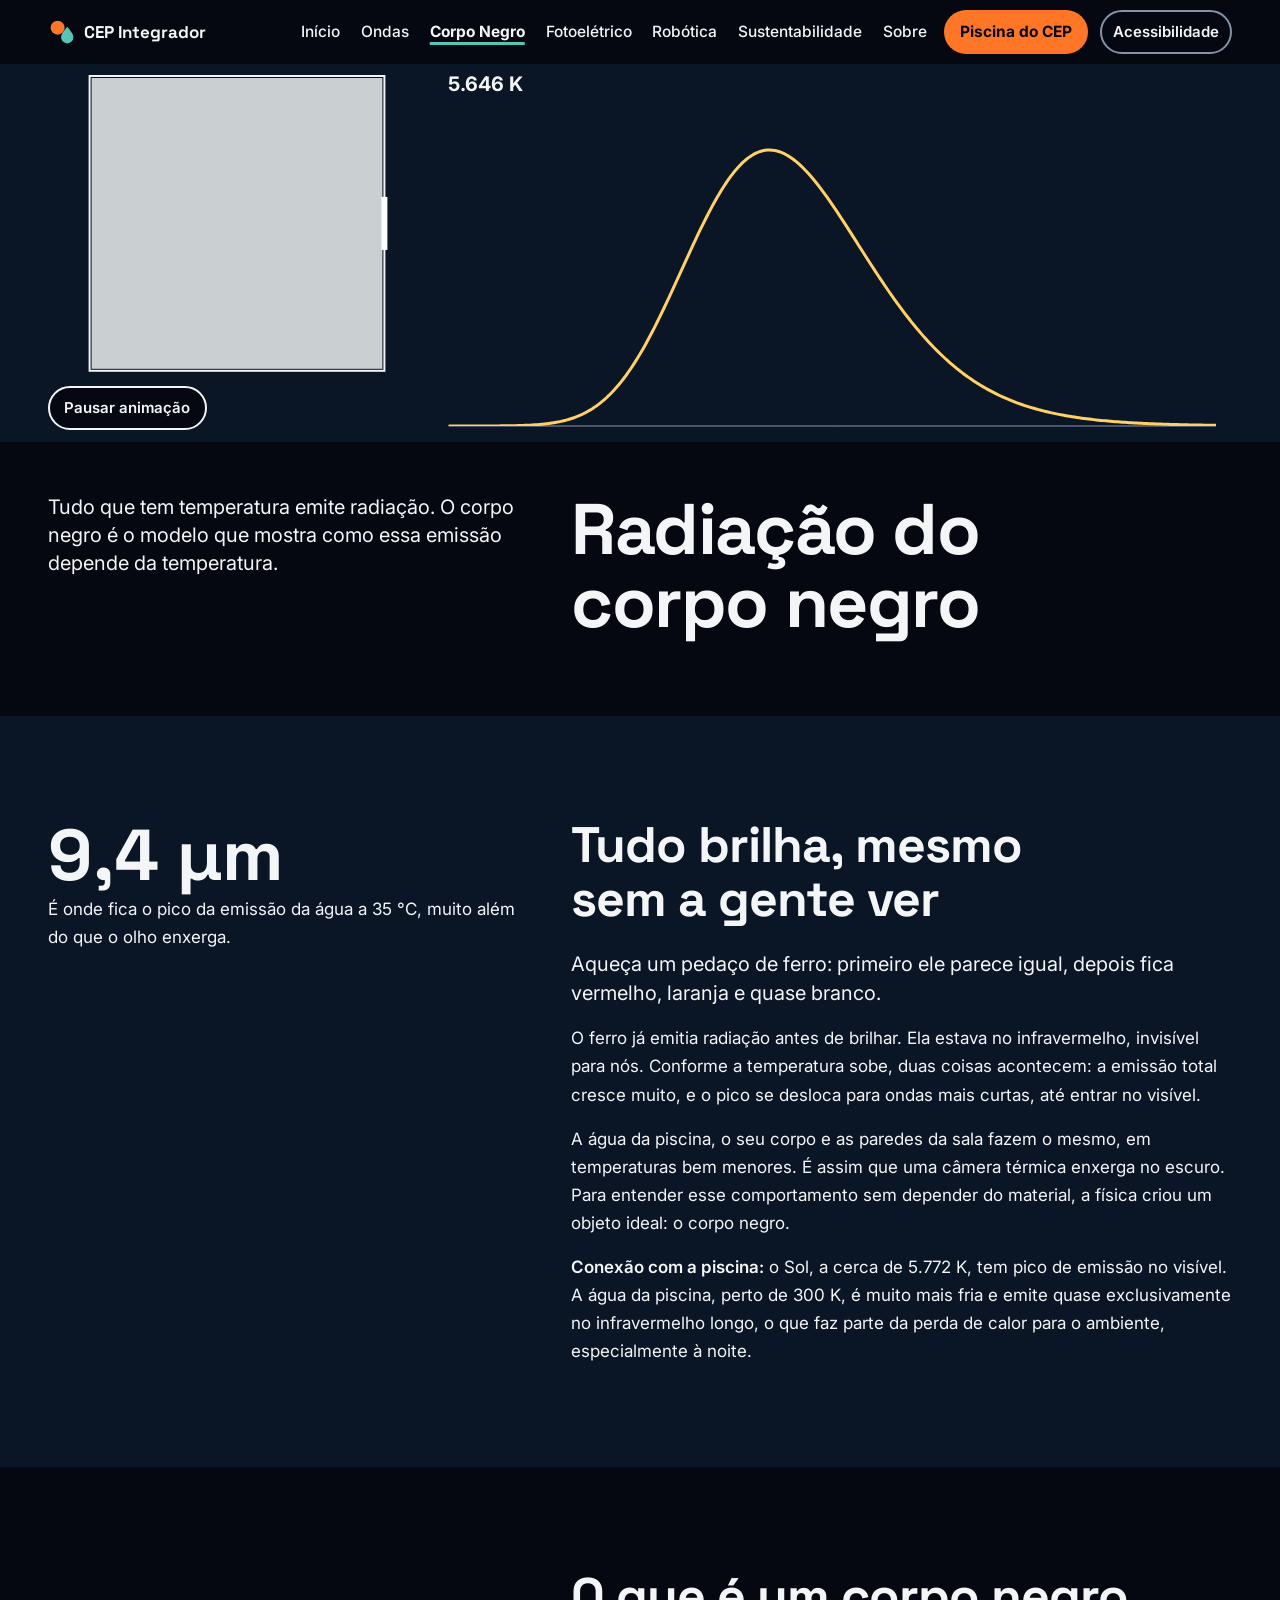
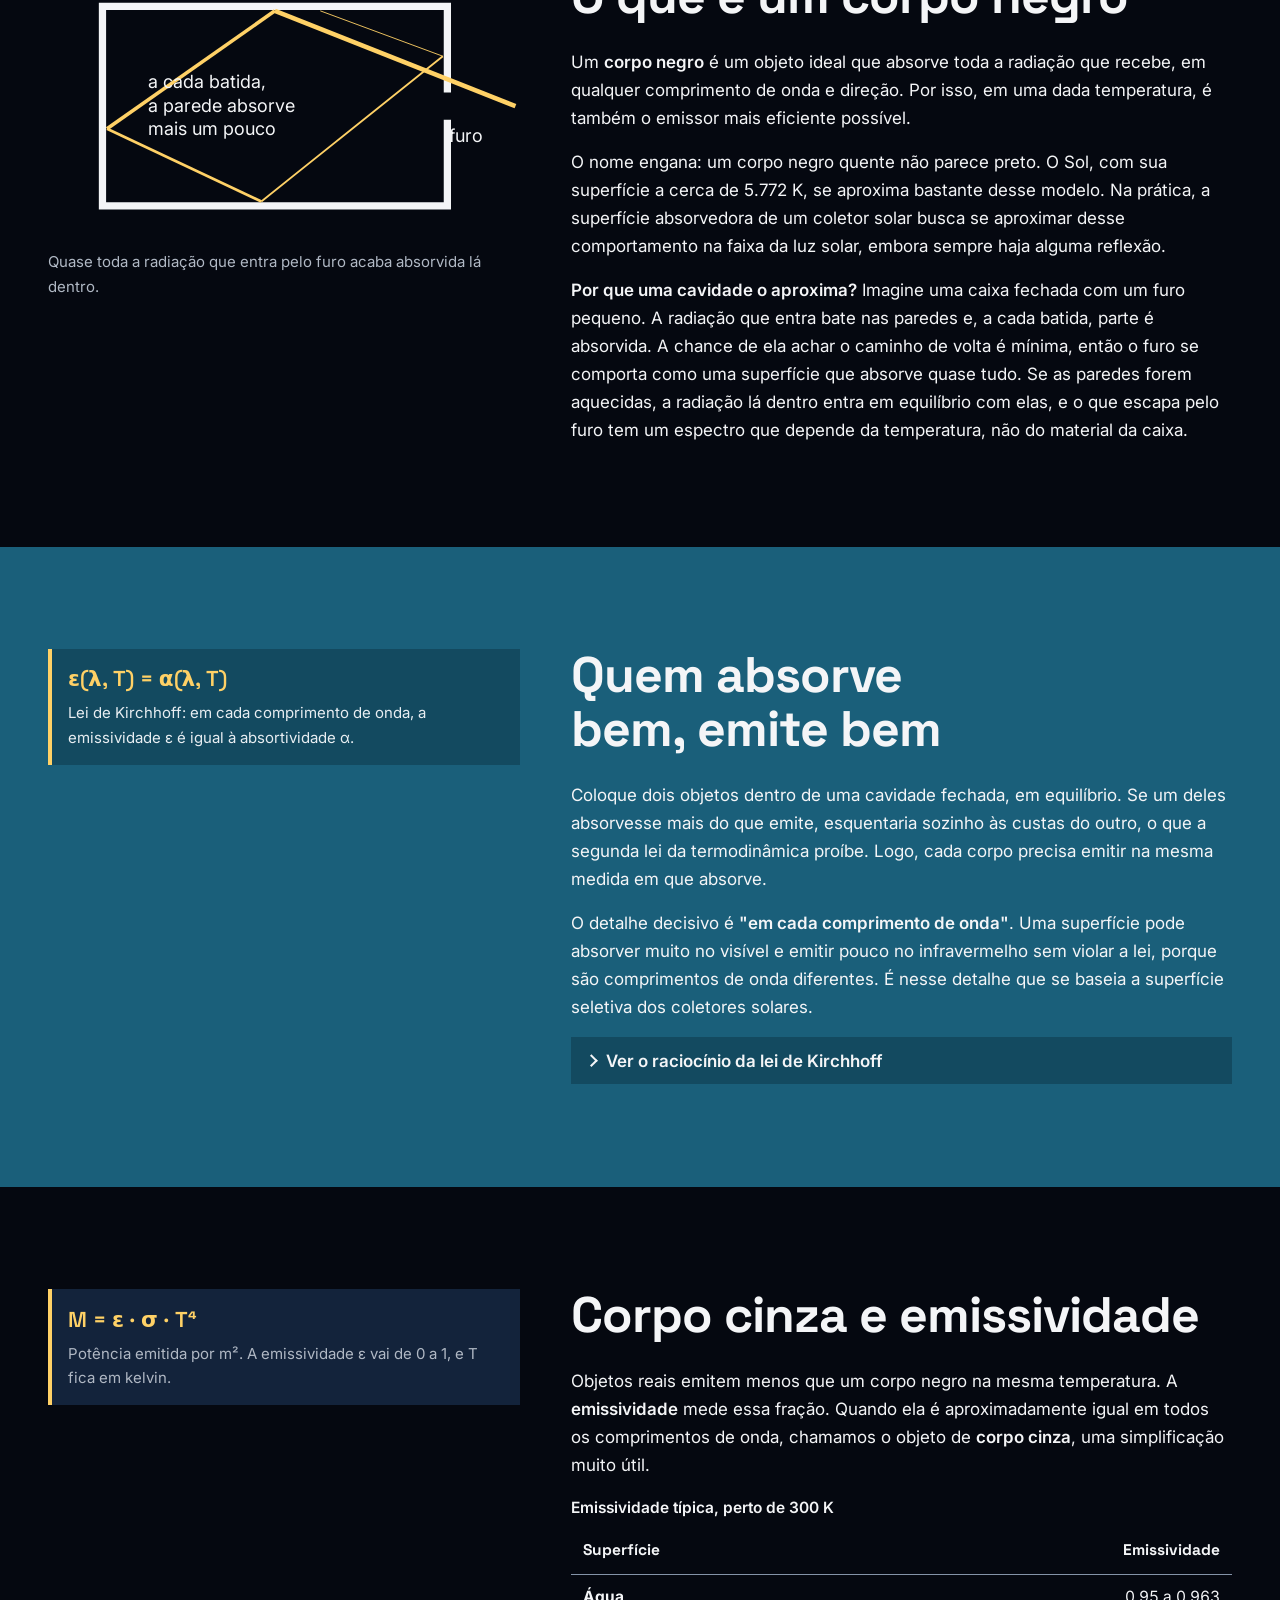
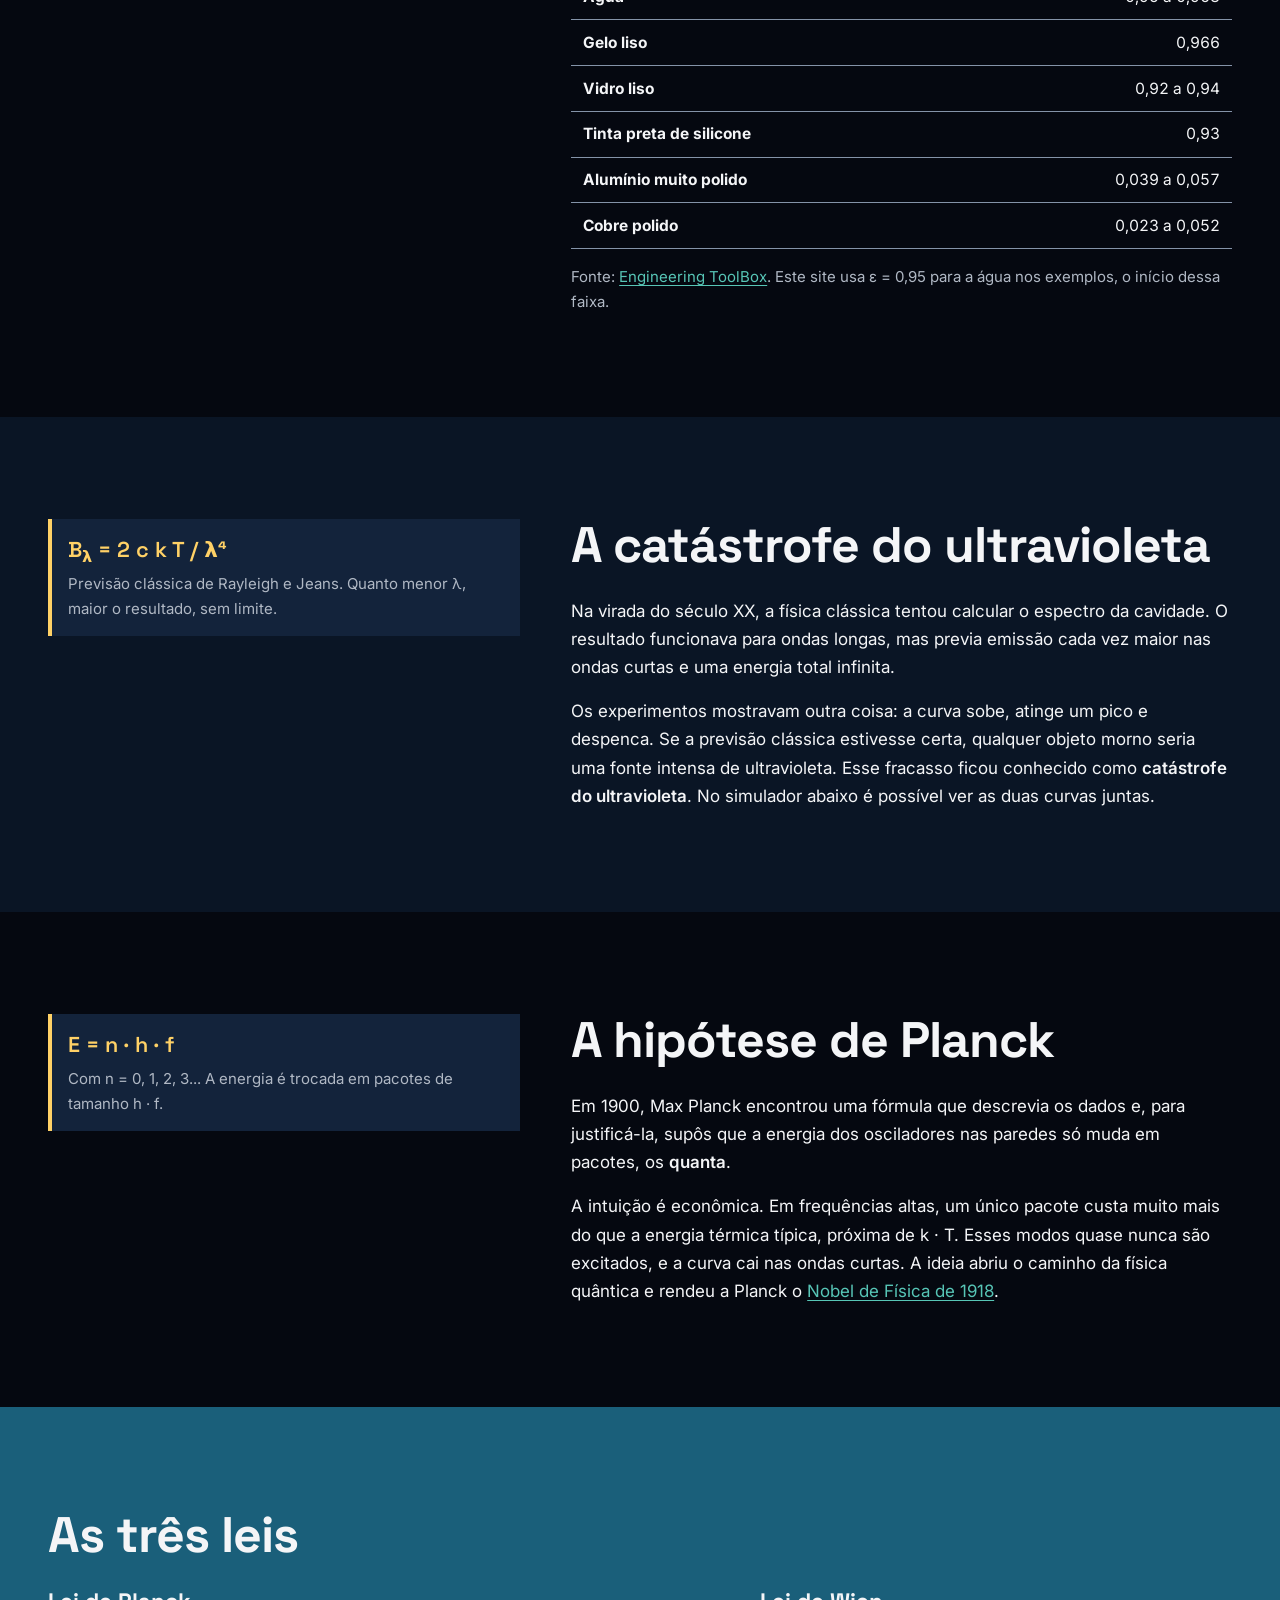
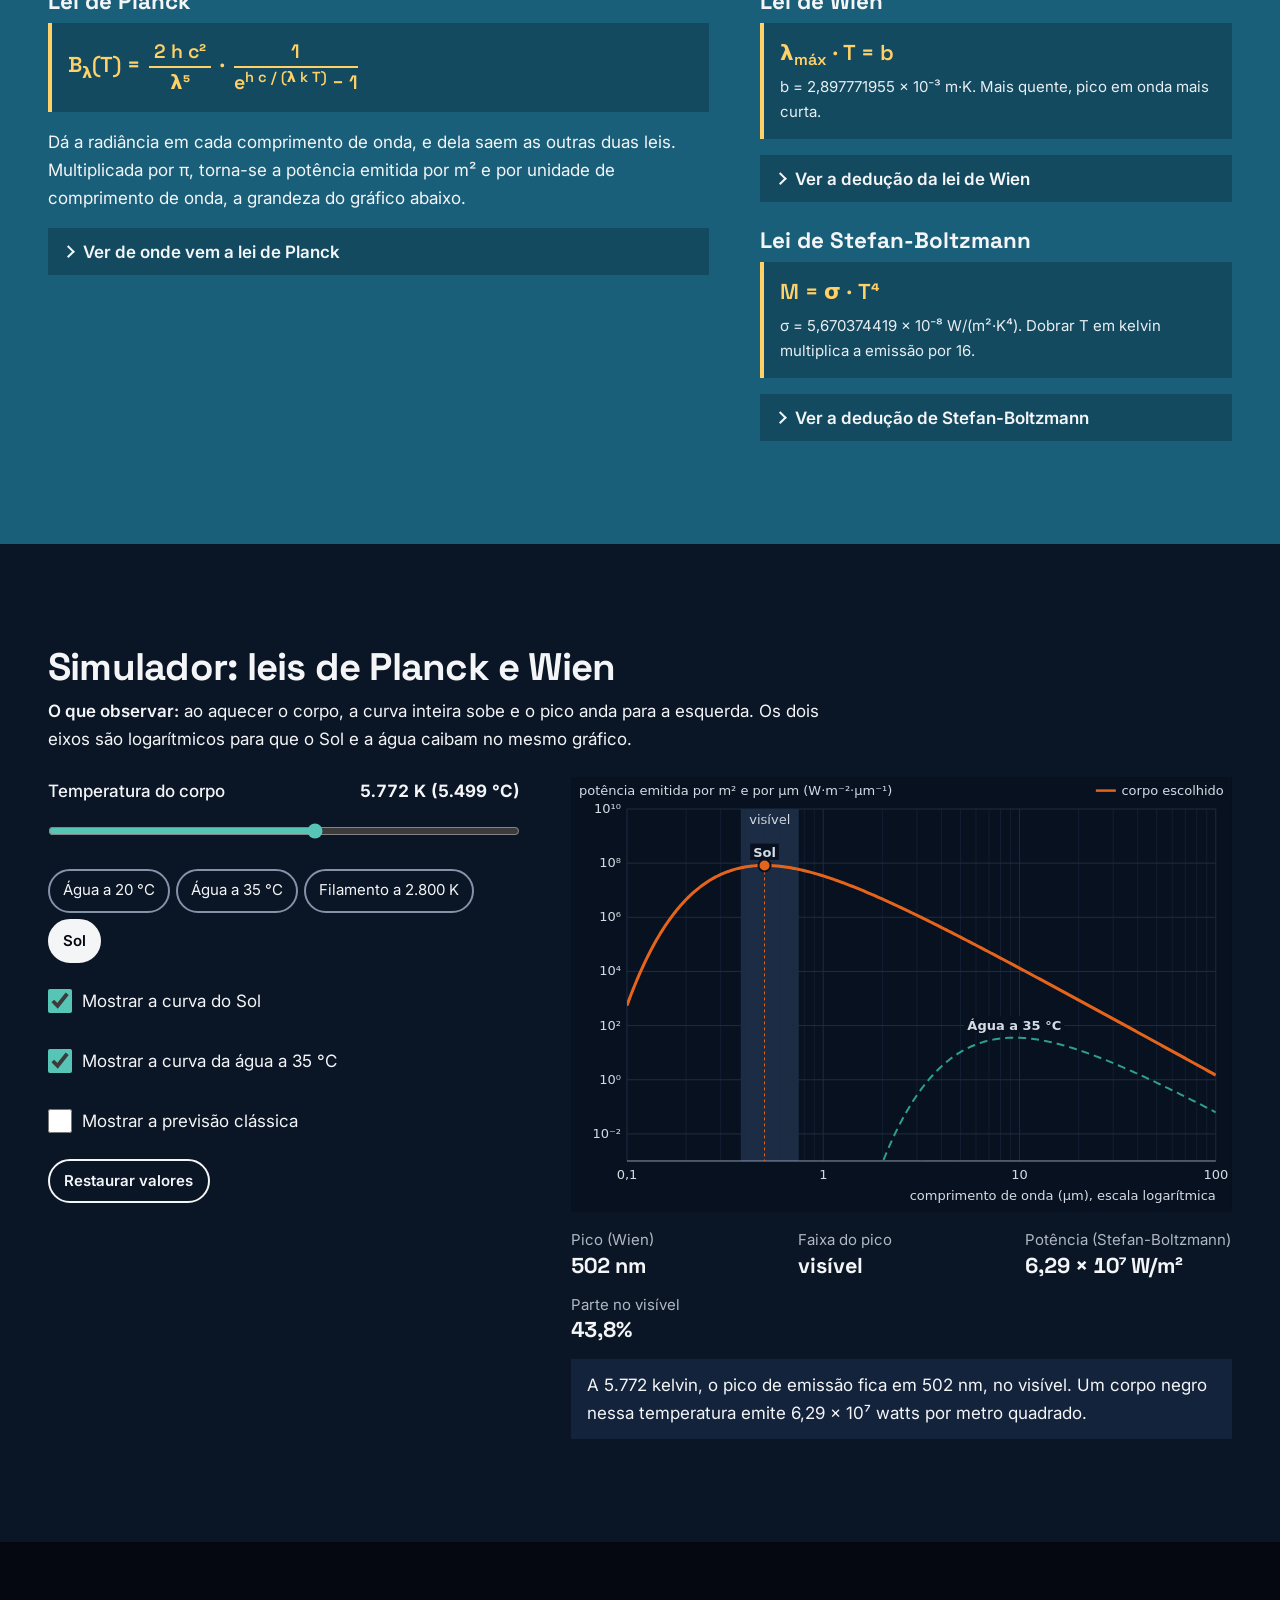
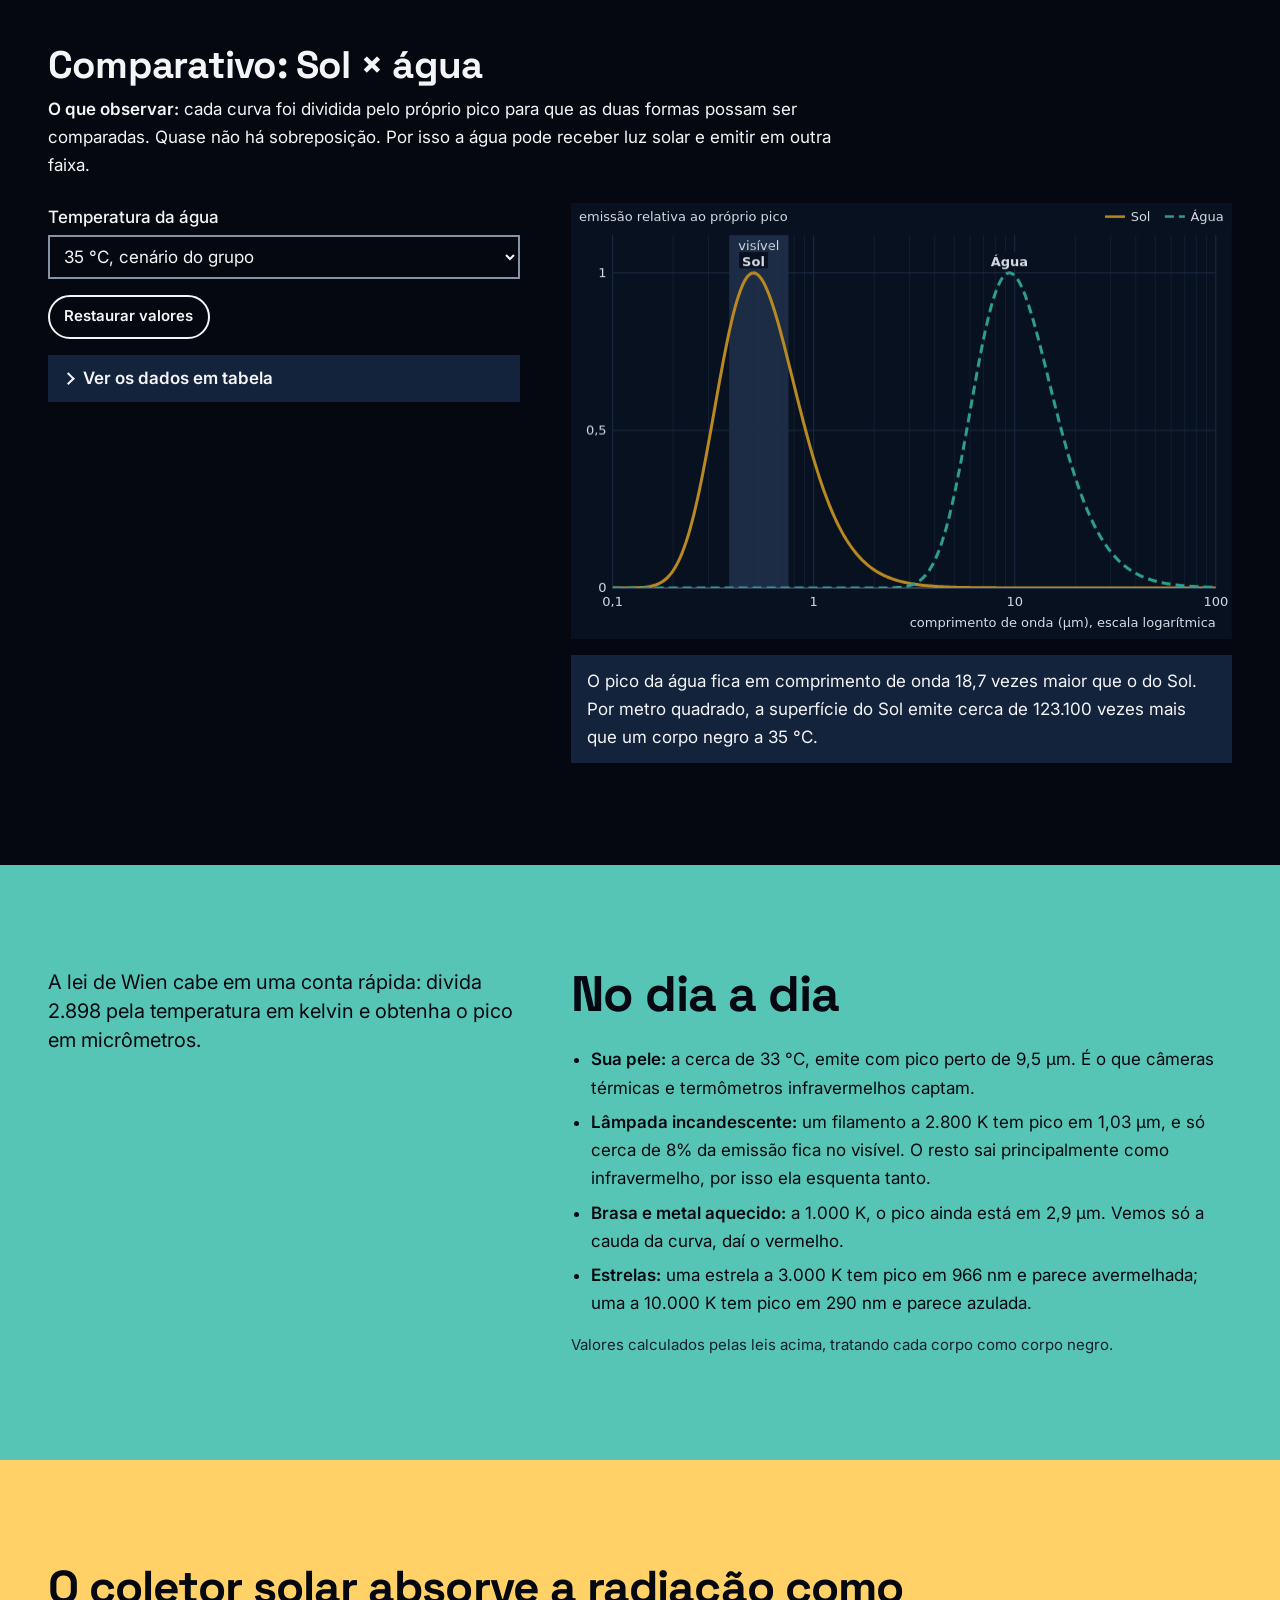
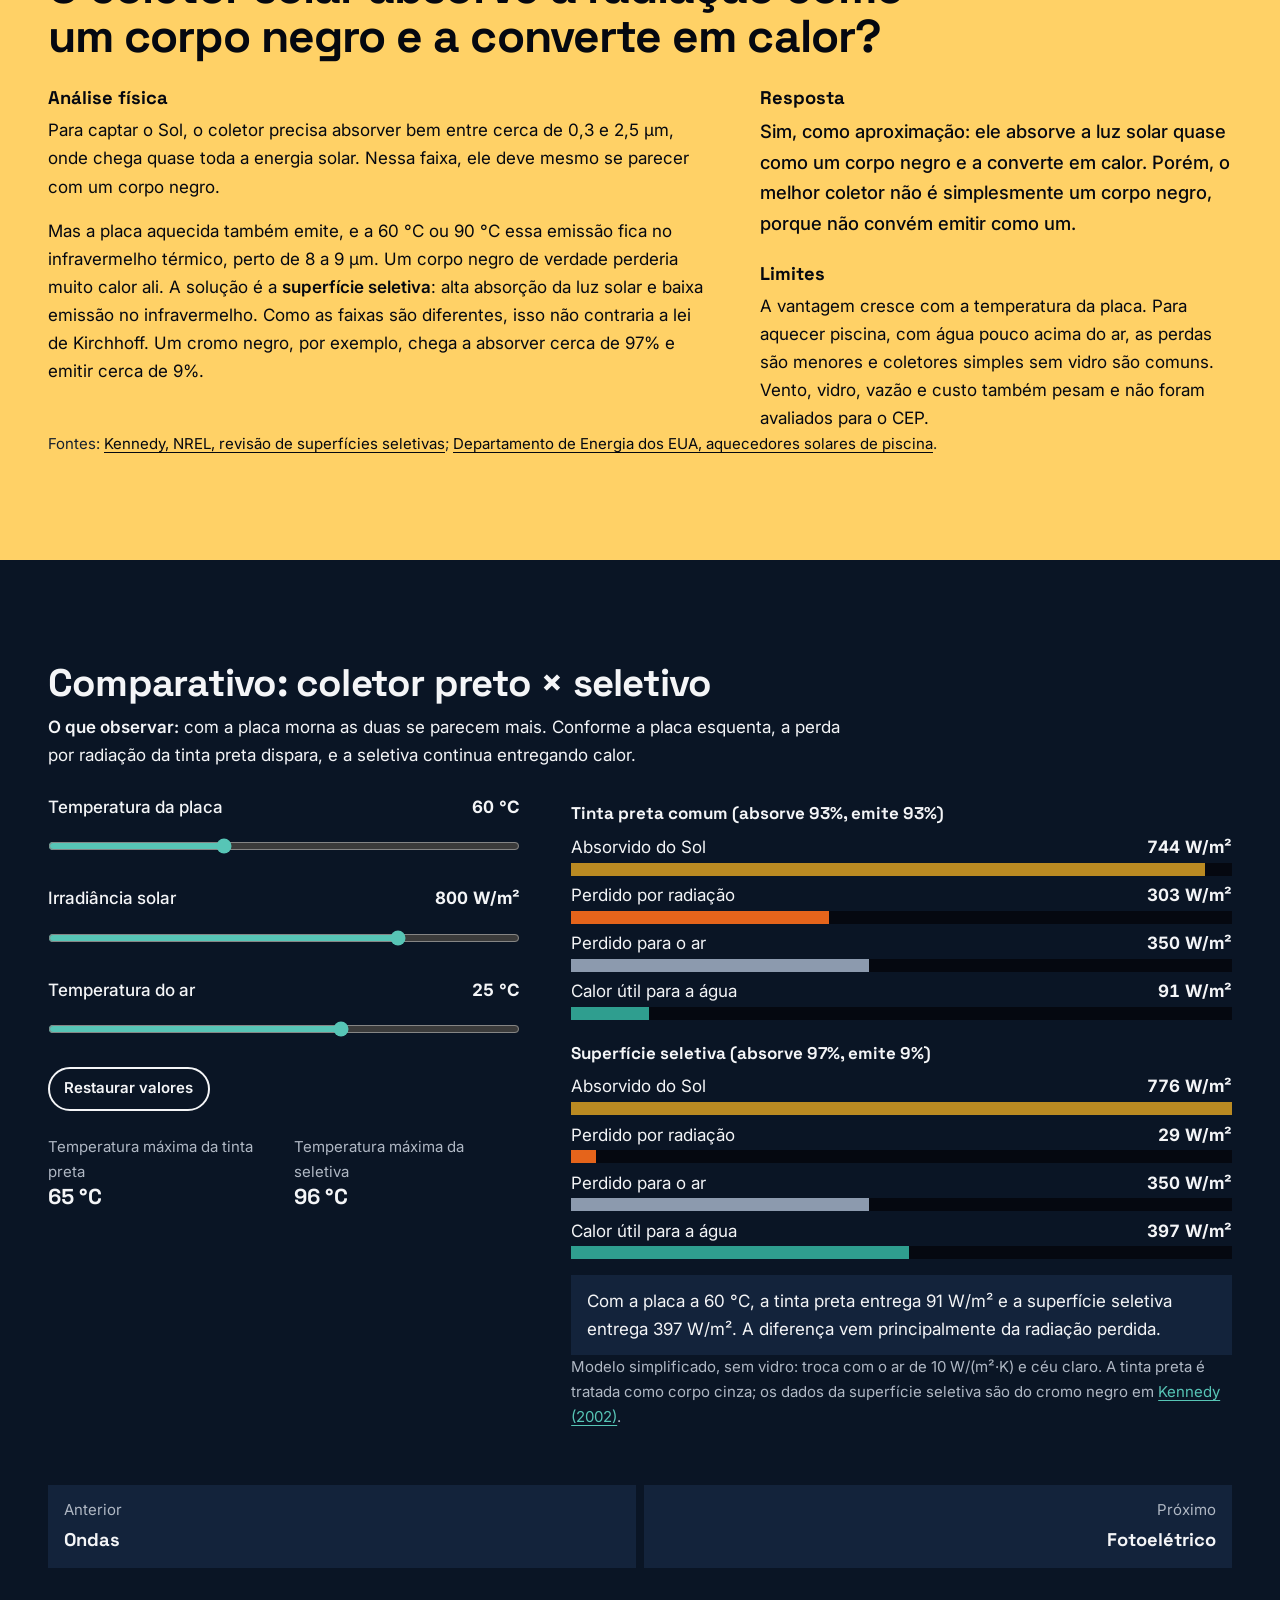
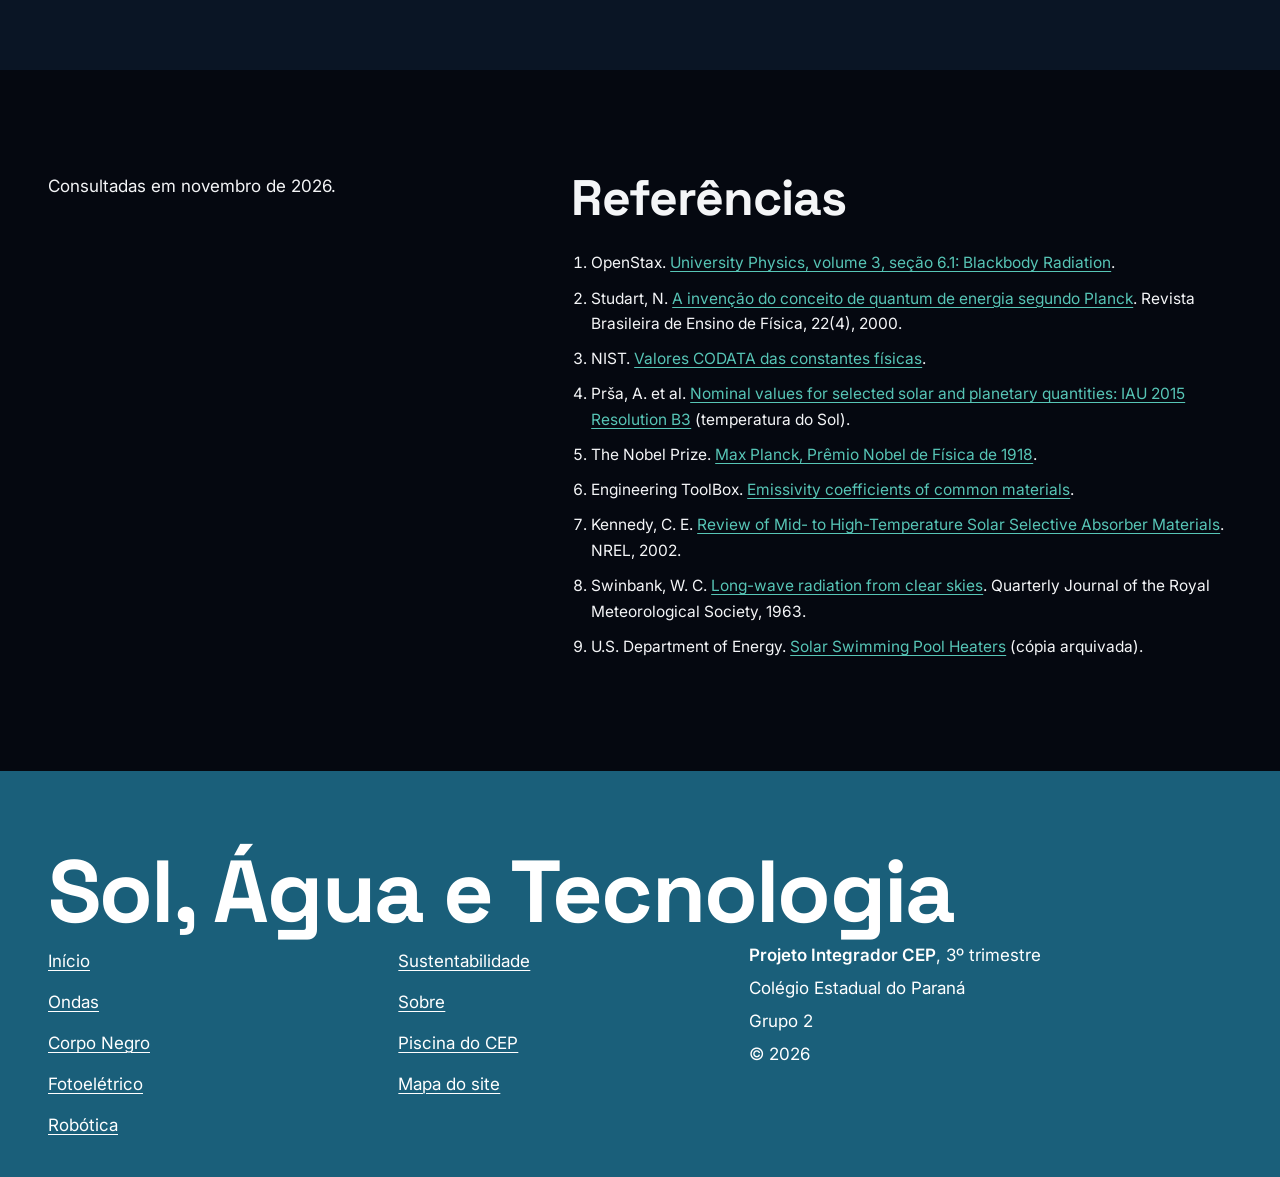
<file: corpo-negro.html>
<!DOCTYPE html>
<html lang="pt-BR">
<head>
    <meta charset="UTF-8">
    <meta name="viewport" content="width=device-width, initial-scale=1">
    <title>Radiação do Corpo Negro | Projeto Integrador CEP</title>
    <meta name="description" content="Corpo negro, lei de Kirchhoff, emissividade, catástrofe do ultravioleta e leis de Planck, Wien e Stefan-Boltzmann, com simuladores e o caso do coletor solar.">
    <meta name="theme-color" content="#050810">
    <link rel="icon" type="image/svg+xml" href="data:image/svg+xml,%3Csvg xmlns='http://www.w3.org/2000/svg' viewBox='0 0 32 32'%3E%3Ccircle cx='11' cy='11' r='8' fill='%23FF7626'/%3E%3Cpath d='M22 10c4 5 7 8.300 7 12a7 7 0 0 1-14 0c0-3.700 3-7 7-12z' fill='%2357C5B6'/%3E%3C/svg%3E">
    <script>(function(){var d=document.documentElement;d.classList.add('js');try{var p=JSON.parse(localStorage.getItem('cep-preferencias')||'{}');for(var k in p){if(/^(tamanho|linhas|letras|contraste|dislexia|movimento)$/.test(k))d.setAttribute('data-'+k,p[k]);}}catch(e){}})();</script>
    <link rel="preconnect" href="https://fonts.googleapis.com">
    <link rel="preconnect" href="https://fonts.gstatic.com" crossorigin>
    <link rel="stylesheet" href="https://fonts.googleapis.com/css2?family=Inter:wght@400;500;600;700&family=Space+Grotesk:wght@500;600;700&display=swap">
    <link rel="stylesheet" href="styles.css">
</head>
<body data-pagina="corpo-negro">
    <header class="cabecalho" data-menu="fechado">
        <a class="pular" href="#conteudo">Pular para o conteúdo principal</a>
        <div class="barra-progresso" id="barraProgresso" aria-hidden="true"></div>
        <div class="cabecalho__barra">
            <a class="marca" href="index.html">
                <svg viewBox="0 0 32 32" aria-hidden="true" focusable="false"><circle cx="11" cy="11" r="8" fill="#FF7626"/><path d="M22 10c4 5 7 8.300 7 12a7 7 0 0 1-14 0c0-3.700 3-7 7-12z" fill="#57C5B6"/></svg>
                <span>CEP Integrador</span>
            </a>
            <button id="botaoMenu" class="botao-barra" type="button" aria-expanded="false" aria-controls="navPrincipal">Menu</button>
            <nav id="navPrincipal" class="nav-principal" aria-label="Principal">
                <ul class="menu">
                    <li><a href="index.html">Início</a></li>
                    <li><a href="index.html#ondas">Ondas</a></li>
                    <li><a href="corpo-negro.html" aria-current="page">Corpo Negro</a></li>
                    <li><a href="index.html#fotoeletrico">Fotoelétrico</a></li>
                    <li><a href="index.html#robotica">Robótica</a></li>
                    <li><a href="index.html#sustentabilidade">Sustentabilidade</a></li>
                    <li><a href="index.html#sobre">Sobre</a></li>
                    <li><a class="menu__destaque" href="piscina-cep.html">Piscina do CEP</a></li>
                </ul>
            </nav>
            <div class="acessibilidade">
                <button id="botaoAcessibilidade" class="botao-barra" type="button" aria-expanded="false" aria-controls="painelAcessibilidade">Acessibilidade</button>
                <div id="painelAcessibilidade" class="painel" role="group" aria-labelledby="painelTitulo" hidden>
                    <p id="painelTitulo" class="painel__titulo">Ajustes de leitura</p>
                    <fieldset data-preferencia-grupo>
                        <legend>Tamanho da fonte</legend>
                        <div class="opcoes">
                            <label><input type="radio" name="pref-tamanho" value="100" checked>100%</label>
                            <label><input type="radio" name="pref-tamanho" value="125">125%</label>
                            <label><input type="radio" name="pref-tamanho" value="150">150%</label>
                            <label><input type="radio" name="pref-tamanho" value="175">175%</label>
                            <label><input type="radio" name="pref-tamanho" value="200">200%</label>
                        </div>
                    </fieldset>
                    <fieldset data-preferencia-grupo>
                        <legend>Espaço entre linhas</legend>
                        <div class="opcoes">
                            <label><input type="radio" name="pref-linhas" value="normal" checked>Normal</label>
                            <label><input type="radio" name="pref-linhas" value="amplo">Amplo</label>
                            <label><input type="radio" name="pref-linhas" value="maximo">Máximo</label>
                        </div>
                    </fieldset>
                    <fieldset data-preferencia-grupo>
                        <legend>Espaço entre letras</legend>
                        <div class="opcoes">
                            <label><input type="radio" name="pref-letras" value="normal" checked>Normal</label>
                            <label><input type="radio" name="pref-letras" value="amplo">Amplo</label>
                            <label><input type="radio" name="pref-letras" value="maximo">Máximo</label>
                        </div>
                    </fieldset>
                    <div class="alternancias">
                        <button class="alternancia" type="button" data-preferencia="contraste" data-valor="alto" data-nome="Alto contraste" aria-pressed="false">Alto contraste</button>
                        <button class="alternancia" type="button" data-preferencia="dislexia" data-valor="ativo" data-nome="Fonte para dislexia" aria-pressed="false">Fonte para dislexia</button>
                        <button class="alternancia" type="button" data-preferencia="movimento" data-valor="reduzido" data-nome="Reduzir movimento" aria-pressed="false">Reduzir movimento</button>
                    </div>
                    <p class="painel__acoes">
                        <button id="abrirVlibras" class="botao botao--pequeno" type="button">Abrir VLibras</button>
                        <button id="restaurarPreferencias" class="botao botao--secundario botao--pequeno" type="button">Restaurar padrão</button>
                    </p>
                    <p class="painel__aviso">Os ajustes ficam guardados neste navegador e valem nas três páginas.</p>
                </div>
            </div>
        </div>
        <p id="anuncioGlobal" class="so-leitor" role="status"></p>
    </header>

    <main id="conteudo" tabindex="-1">
        <noscript><p class="aviso">Os simuladores e os ajustes de leitura precisam de JavaScript. Todo o texto continua disponível.</p></noscript>
        <section aria-labelledby="corpoTitulo">
            <div class="capa__cena">
                <canvas id="cenaCapa" data-cena="corpo-negro" role="img" aria-label="Cena animada: uma cavidade aquecida muda de cor enquanto a temperatura sobe e desce, e o pico da curva de emissão se desloca."></canvas>
                <button id="pausarCena" class="botao botao--pequeno botao--sobre-cena capa__pausa so-js" type="button">Pausar animação</button>
            </div>
            <div class="capa__texto">
                <h1 id="corpoTitulo">Radiação do corpo negro</h1>
                <div class="capa__apoio">
                    <p>Tudo que tem temperatura emite radiação. O corpo negro é o modelo que mostra como essa emissão depende da temperatura.</p>
                </div>
            </div>
        </section>

        <section id="intuicao" class="faixa campo-noite" aria-labelledby="intuicaoTitulo">
            <div class="largura eixo">
                <h2 id="intuicaoTitulo">Tudo brilha, mesmo sem a gente ver</h2>
                <div class="eixo__nota">
                    <p class="numero-grande">9,4 µm</p>
                    <p>É onde fica o pico da emissão da água a 35 °C, muito além do que o olho enxerga.</p>
                </div>
                <div class="eixo__corpo">
                    <p class="abertura">Aqueça um pedaço de ferro: primeiro ele parece igual, depois fica vermelho, laranja e quase branco.</p>
                    <p>O ferro já emitia radiação antes de brilhar. Ela estava no infravermelho, invisível para nós. Conforme a temperatura sobe, duas coisas acontecem: a emissão total cresce muito, e o pico se desloca para ondas mais curtas, até entrar no visível.</p>
                    <p>A água da piscina, o seu corpo e as paredes da sala fazem o mesmo, em temperaturas bem menores. É assim que uma câmera térmica enxerga no escuro. Para entender esse comportamento sem depender do material, a física criou um objeto ideal: o corpo negro.</p>
                    <p><strong>Conexão com a piscina:</strong> o Sol, a cerca de 5.772 K, tem pico de emissão no visível. A água da piscina, perto de 300 K, é muito mais fria e emite quase exclusivamente no infravermelho longo, o que faz parte da perda de calor para o ambiente, especialmente à noite.</p>
                </div>
            </div>
        </section>

        <section id="cavidade" class="faixa" aria-labelledby="cavidadeTitulo">
            <div class="largura eixo">
                <h2 id="cavidadeTitulo">O que é um corpo negro</h2>
                <div class="eixo__nota">
                    <figure class="diagrama">
                        <svg viewBox="0 0 520 300" role="img" aria-labelledby="cavTitulo cavDesc">
                            <title id="cavTitulo">Cavidade com um pequeno furo</title>
                            <desc id="cavDesc">Um raio de luz entra por um furo na parede direita de uma caixa e bate várias vezes nas paredes internas, enfraquecendo a cada reflexão, até quase não restar nada para sair.</desc>
                            <path d="M440 135V40H60V260H440V165" fill="none" stroke-width="8" style="stroke:var(--tinta)"/>
                            <g fill="none" style="stroke:var(--solar-yellow)">
                                <path d="M515 150L250 45" stroke-width="5"/>
                                <path d="M250 45L65 175" stroke-width="4"/>
                                <path d="M65 175L235 255" stroke-width="3"/>
                                <path d="M235 255L435 95" stroke-width="2"/>
                                <path d="M435 95L300 45" stroke-width="1"/>
                            </g>
                            <text class="svg-texto" x="110" y="130" font-size="20">a cada batida,</text>
                            <text class="svg-texto" x="110" y="156" font-size="20">a parede absorve</text>
                            <text class="svg-texto" x="110" y="182" font-size="20">mais um pouco</text>
                            <text class="svg-texto" x="460" y="190" font-size="20" text-anchor="middle">furo</text>
                        </svg>
                        <figcaption>Quase toda a radiação que entra pelo furo acaba absorvida lá dentro.</figcaption>
                    </figure>
                </div>
                <div class="eixo__corpo">
                    <p>Um <strong>corpo negro</strong> é um objeto ideal que absorve toda a radiação que recebe, em qualquer comprimento de onda e direção. Por isso, em uma dada temperatura, é também o emissor mais eficiente possível.</p>
                    <p>O nome engana: um corpo negro quente não parece preto. O Sol, com sua superfície a cerca de 5.772 K, se aproxima bastante desse modelo. Na prática, a superfície absorvedora de um coletor solar busca se aproximar desse comportamento na faixa da luz solar, embora sempre haja alguma reflexão.</p>
                    <p><strong>Por que uma cavidade o aproxima?</strong> Imagine uma caixa fechada com um furo pequeno. A radiação que entra bate nas paredes e, a cada batida, parte é absorvida. A chance de ela achar o caminho de volta é mínima, então o furo se comporta como uma superfície que absorve quase tudo. Se as paredes forem aquecidas, a radiação lá dentro entra em equilíbrio com elas, e o que escapa pelo furo tem um espectro que depende da temperatura, não do material da caixa.</p>
                </div>
            </div>
        </section>

        <section id="kirchhoff" class="faixa campo-azul" aria-labelledby="kirchhoffTitulo">
            <div class="largura eixo">
                <h2 id="kirchhoffTitulo">Quem absorve bem, emite bem</h2>
                <div class="eixo__nota">
                    <p class="formula"><span class="formula__conta">ε(λ, T) = α(λ, T)</span><span class="formula__texto">Lei de Kirchhoff: em cada comprimento de onda, a emissividade ε é igual à absortividade α.</span></p>
                </div>
                <div class="eixo__corpo">
                    <p>Coloque dois objetos dentro de uma cavidade fechada, em equilíbrio. Se um deles absorvesse mais do que emite, esquentaria sozinho às custas do outro, o que a segunda lei da termodinâmica proíbe. Logo, cada corpo precisa emitir na mesma medida em que absorve.</p>
                    <p>O detalhe decisivo é <strong>"em cada comprimento de onda"</strong>. Uma superfície pode absorver muito no visível e emitir pouco no infravermelho sem violar a lei, porque são comprimentos de onda diferentes. É nesse detalhe que se baseia a superfície seletiva dos coletores solares.</p>
                    <details>
                        <summary>Ver o raciocínio da lei de Kirchhoff</summary>
                        <div class="details__corpo">
                            <p>Dentro da cavidade em equilíbrio à temperatura T, cada ponto da superfície recebe, em cada comprimento de onda, a irradiação de um corpo negro, M<sub>λ</sub>(T). Ele absorve α · M<sub>λ</sub>(T) e emite ε · M<sub>λ</sub>(T).</p>
                            <p>No equilíbrio a temperatura não muda, então o que sai é igual ao que entra: ε · M<sub>λ</sub> = α · M<sub>λ</sub>. Dividindo por M<sub>λ</sub>, fica ε = α.</p>
                        </div>
                    </details>
                </div>
            </div>
        </section>

        <section id="emissividade" class="faixa" aria-labelledby="emissividadeTitulo">
            <div class="largura eixo">
                <h2 id="emissividadeTitulo">Corpo cinza e emissividade</h2>
                <div class="eixo__nota">
                    <p class="formula"><span class="formula__conta">M = ε · σ · T⁴</span><span class="formula__texto">Potência emitida por m². A emissividade ε vai de 0 a 1, e T fica em kelvin.</span></p>
                </div>
                <div class="eixo__corpo">
                    <p>Objetos reais emitem menos que um corpo negro na mesma temperatura. A <strong>emissividade</strong> mede essa fração. Quando ela é aproximadamente igual em todos os comprimentos de onda, chamamos o objeto de <strong>corpo cinza</strong>, uma simplificação muito útil.</p>
                    <div class="rolagem" tabindex="0" role="region" aria-label="Tabela de emissividades">
                        <table>
                            <caption>Emissividade típica, perto de 300 K</caption>
                            <thead><tr><th scope="col">Superfície</th><th scope="col" class="numero">Emissividade</th></tr></thead>
                            <tbody>
                                <tr><th scope="row">Água</th><td class="numero">0,95 a 0,963</td></tr>
                                <tr><th scope="row">Gelo liso</th><td class="numero">0,966</td></tr>
                                <tr><th scope="row">Vidro liso</th><td class="numero">0,92 a 0,94</td></tr>
                                <tr><th scope="row">Tinta preta de silicone</th><td class="numero">0,93</td></tr>
                                <tr><th scope="row">Alumínio muito polido</th><td class="numero">0,039 a 0,057</td></tr>
                                <tr><th scope="row">Cobre polido</th><td class="numero">0,023 a 0,052</td></tr>
                            </tbody>
                        </table>
                    </div>
                    <p class="nota">Fonte: <a href="https://www.engineeringtoolbox.com/emissivity-coefficients-d_447.html">Engineering ToolBox</a>. Este site usa ε = 0,95 para a água nos exemplos, o início dessa faixa.</p>
                </div>
            </div>
        </section>

        <section id="catastrofe" class="faixa campo-noite" aria-labelledby="catastrofeTitulo">
            <div class="largura eixo">
                <h2 id="catastrofeTitulo">A catástrofe do ultravioleta</h2>
                <div class="eixo__nota">
                    <p class="formula"><span class="formula__conta">B<sub>λ</sub> = 2 c k T / λ⁴</span><span class="formula__texto">Previsão clássica de Rayleigh e Jeans. Quanto menor λ, maior o resultado, sem limite.</span></p>
                </div>
                <div class="eixo__corpo">
                    <p>Na virada do século XX, a física clássica tentou calcular o espectro da cavidade. O resultado funcionava para ondas longas, mas previa emissão cada vez maior nas ondas curtas e uma energia total infinita.</p>
                    <p>Os experimentos mostravam outra coisa: a curva sobe, atinge um pico e despenca. Se a previsão clássica estivesse certa, qualquer objeto morno seria uma fonte intensa de ultravioleta. Esse fracasso ficou conhecido como <strong>catástrofe do ultravioleta</strong>. No simulador abaixo é possível ver as duas curvas juntas.</p>
                </div>
            </div>
        </section>

        <section id="hipotese-planck" class="faixa" aria-labelledby="hipoteseTitulo">
            <div class="largura eixo">
                <h2 id="hipoteseTitulo">A hipótese de Planck</h2>
                <div class="eixo__nota">
                    <p class="formula"><span class="formula__conta">E = n · h · f</span><span class="formula__texto">Com n = 0, 1, 2, 3... A energia é trocada em pacotes de tamanho h · f.</span></p>
                </div>
                <div class="eixo__corpo">
                    <p>Em 1900, Max Planck encontrou uma fórmula que descrevia os dados e, para justificá-la, supôs que a energia dos osciladores nas paredes só muda em pacotes, os <strong>quanta</strong>.</p>
                    <p>A intuição é econômica. Em frequências altas, um único pacote custa muito mais do que a energia térmica típica, próxima de k · T. Esses modos quase nunca são excitados, e a curva cai nas ondas curtas. A ideia abriu o caminho da física quântica e rendeu a Planck o <a href="https://www.nobelprize.org/prizes/physics/1918/planck/facts/">Nobel de Física de 1918</a>.</p>
                </div>
            </div>
        </section>

        <section id="leis" class="faixa campo-azul" aria-labelledby="leisTitulo">
            <div class="largura">
                <h2 id="leisTitulo" class="titulo-secao">As três leis</h2>
                <div class="ficha">
                    <div>
                        <h3>Lei de Planck</h3>
                        <p class="formula" role="img" aria-label="B de lambda e T é igual a dois h c ao quadrado sobre lambda à quinta, vezes um sobre, e elevado a h c sobre lambda k T, menos um.">
                            <span class="formula__conta">B<sub>λ</sub>(T) = <span class="fracao"><span>2 h c²</span><span>λ⁵</span></span> · <span class="fracao"><span>1</span><span>e<sup>h c / (λ k T)</sup> − 1</span></span></span>
                        </p>
                        <p>Dá a radiância em cada comprimento de onda, e dela saem as outras duas leis. Multiplicada por π, torna-se a potência emitida por m² e por unidade de comprimento de onda, a grandeza do gráfico abaixo.</p>
                        <details>
                            <summary>Ver de onde vem a lei de Planck</summary>
                            <div class="details__corpo">
                                <p>O número de modos de onda por volume e por comprimento de onda em uma cavidade é 8π / λ⁴. A física clássica dá a cada modo a energia média k · T, o que leva à fórmula de Rayleigh-Jeans.</p>
                                <p>Com pacotes de energia h · f, a energia média por modo passa a ser h f / (e<sup>h f / k T</sup> − 1). Quando h f é muito menor que k T, esse valor volta a ser k T. Quando h f é muito maior, ele tende a zero, e a catástrofe desaparece.</p>
                            </div>
                        </details>
                    </div>
                    <div>
                        <h3>Lei de Wien</h3>
                        <p class="formula"><span class="formula__conta">λ<sub>máx</sub> · T = b</span><span class="formula__texto">b = 2,897771955 × 10⁻³ m·K. Mais quente, pico em onda mais curta.</span></p>
                        <details>
                            <summary>Ver a dedução da lei de Wien</summary>
                            <div class="details__corpo">
                                <p>Derivando a lei de Planck em relação a λ e igualando a zero, com x = h c / (λ k T), chega-se a x · eˣ / (eˣ − 1) = 5. A solução é x ≈ 4,965, logo λ<sub>máx</sub> · T = h c / (4,965 k) = b.</p>
                            </div>
                        </details>
                    </div>
                    <div>
                        <h3>Lei de Stefan-Boltzmann</h3>
                        <p class="formula"><span class="formula__conta">M = σ · T⁴</span><span class="formula__texto">σ = 5,670374419 × 10⁻⁸ W/(m²·K⁴). Dobrar T em kelvin multiplica a emissão por 16.</span></p>
                        <details>
                            <summary>Ver a dedução de Stefan-Boltzmann</summary>
                            <div class="details__corpo">
                                <p>Integrando π · B<sub>λ</sub> em todos os comprimentos de onda e usando ∫ x³ / (eˣ − 1) dx = π⁴ / 15, de 0 a infinito, obtém-se M = σ T⁴, com σ = 2 π⁵ k⁴ / (15 h³ c²).</p>
                            </div>
                        </details>
                    </div>
                </div>
            </div>
        </section>

        <section id="simulador-planck" class="faixa campo-noite" aria-labelledby="planckTitulo">
            <div class="largura">
                <h2 id="planckTitulo" class="simulador__titulo">Simulador: leis de Planck e Wien</h2>
                <p class="simulador__observe"><strong>O que observar:</strong> ao aquecer o corpo, a curva inteira sobe e o pico anda para a esquerda. Os dois eixos são logarítmicos para que o Sol e a água caibam no mesmo gráfico.</p>
                <form id="simPlanck" class="sim">
                    <fieldset class="sim__controles">
                        <legend class="so-leitor">Controles do gráfico de Planck</legend>
                        <div class="campo">
                            <label for="planckTemperatura">Temperatura do corpo</label>
                            <output id="planckTemperaturaSaida" for="planckTemperatura" aria-live="off">5.772 K (5.499 °C)</output>
                            <input id="planckTemperatura" type="range" min="200" max="10000" step="1" value="5772">
                        </div>
                        <div class="grupo-botoes" role="group" aria-label="Temperaturas de exemplo">
                            <button class="botao-opcao" type="button" data-temperatura="293.15" aria-pressed="false">Água a 20 °C</button>
                            <button class="botao-opcao" type="button" data-temperatura="308.15" aria-pressed="false">Água a 35 °C</button>
                            <button class="botao-opcao" type="button" data-temperatura="2800" aria-pressed="false">Filamento a 2.800 K</button>
                            <button class="botao-opcao" type="button" data-temperatura="5772" aria-pressed="true">Sol</button>
                        </div>
                        <label class="verificacao"><input id="planckSol" type="checkbox" checked>Mostrar a curva do Sol</label>
                        <label class="verificacao"><input id="planckAgua" type="checkbox" checked>Mostrar a curva da água a 35 °C</label>
                        <label class="verificacao"><input id="planckRJ" type="checkbox">Mostrar a previsão clássica</label>
                        <p class="sim__acoes"><button class="botao botao--secundario botao--pequeno" type="reset">Restaurar valores</button></p>
                    </fieldset>
                    <div class="sim__palco">
                        <div class="tela">
                            <canvas id="graficoPlanck" role="img" aria-label="Gráfico em escala logarítmica da potência emitida em função do comprimento de onda, de 0,1 a 100 micrômetros." aria-describedby="planckResumo"></canvas>
                        </div>
                        <dl class="resultados">
                            <div><dt>Pico (Wien)</dt><dd id="planckPico">502 nm</dd></div>
                            <div><dt>Faixa do pico</dt><dd id="planckFaixa">visível</dd></div>
                            <div><dt>Potência (Stefan-Boltzmann)</dt><dd id="planckPotencia">6,29 × 10⁷ W/m²</dd></div>
                            <div><dt>Parte no visível</dt><dd id="planckVisivel">43,8%</dd></div>
                        </dl>
                        <p id="planckResumo" class="sim__resumo" aria-live="polite">A 5.772 kelvin, o pico de emissão fica em 502 nm, no visível.</p>
                    </div>
                </form>
            </div>
        </section>

        <section id="sol-agua" class="faixa" aria-labelledby="solAguaTitulo">
            <div class="largura">
                <h2 id="solAguaTitulo" class="simulador__titulo">Comparativo: Sol × água</h2>
                <p class="simulador__observe"><strong>O que observar:</strong> cada curva foi dividida pelo próprio pico para que as duas formas possam ser comparadas. Quase não há sobreposição. Por isso a água pode receber luz solar e emitir em outra faixa.</p>
                <form id="simSolAgua" class="sim">
                    <fieldset class="sim__controles">
                        <legend class="so-leitor">Controle do comparativo</legend>
                        <div class="campo">
                            <label for="saAgua">Temperatura da água</label>
                            <select id="saAgua"><option value="20">20 °C</option><option value="28">28 °C</option><option value="35" selected>35 °C, cenário do grupo</option></select>
                        </div>
                        <p class="sim__acoes"><button class="botao botao--secundario botao--pequeno" type="reset">Restaurar valores</button></p>
                        <details>
                            <summary>Ver os dados em tabela</summary>
                            <div class="details__corpo rolagem" tabindex="0" role="region" aria-label="Dados do comparativo">
                                <table>
                                    <thead><tr><th scope="col">Grandeza</th><th scope="col" class="numero">Sol</th><th scope="col" class="numero">Água</th></tr></thead>
                                    <tbody>
                                        <tr><th scope="row">Pico</th><td class="numero" id="saPicoSol">502 nm</td><td class="numero" id="saPicoAgua">9,40 µm</td></tr>
                                        <tr><th scope="row">σT⁴</th><td class="numero" id="saPotSol">6,29 × 10⁷ W/m²</td><td class="numero" id="saPotAgua">511,3 W/m²</td></tr>
                                        <tr><th scope="row">No visível</th><td class="numero" id="saVisSol">43,8%</td><td class="numero" id="saVisAgua">menos de 0,01%</td></tr>
                                        <tr><th scope="row">Acima de 3 µm</th><td class="numero" id="saIvSol">2,1%</td><td class="numero" id="saIvAgua">100,0%</td></tr>
                                    </tbody>
                                </table>
                            </div>
                        </details>
                    </fieldset>
                    <div class="sim__palco">
                        <div class="tela">
                            <canvas id="graficoSolAgua" role="img" aria-label="Duas curvas normalizadas: a do Sol tem pico perto de 0,5 micrômetro e a da água perto de 10 micrômetros." aria-describedby="saResumo"></canvas>
                        </div>
                        <p id="saResumo" class="sim__resumo" aria-live="polite">O pico da água fica em comprimento de onda 18,7 vezes maior que o do Sol.</p>
                    </div>
                </form>
            </div>
        </section>

        <section id="cotidiano" class="faixa campo-turquesa" aria-labelledby="cotidianoTitulo">
            <div class="largura eixo">
                <h2 id="cotidianoTitulo">No dia a dia</h2>
                <div class="eixo__nota">
                    <p class="abertura">A lei de Wien cabe em uma conta rápida: divida 2.898 pela temperatura em kelvin e obtenha o pico em micrômetros.</p>
                </div>
                <div class="eixo__corpo">
                    <ul>
                        <li><strong>Sua pele:</strong> a cerca de 33 °C, emite com pico perto de 9,5 µm. É o que câmeras térmicas e termômetros infravermelhos captam.</li>
                        <li><strong>Lâmpada incandescente:</strong> um filamento a 2.800 K tem pico em 1,03 µm, e só cerca de 8% da emissão fica no visível. O resto sai principalmente como infravermelho, por isso ela esquenta tanto.</li>
                        <li><strong>Brasa e metal aquecido:</strong> a 1.000 K, o pico ainda está em 2,9 µm. Vemos só a cauda da curva, daí o vermelho.</li>
                        <li><strong>Estrelas:</strong> uma estrela a 3.000 K tem pico em 966 nm e parece avermelhada; uma a 10.000 K tem pico em 290 nm e parece azulada.</li>
                    </ul>
                    <p class="nota">Valores calculados pelas leis acima, tratando cada corpo como corpo negro.</p>
                </div>
            </div>
        </section>

        <section id="pergunta-coletor" class="faixa campo-sol" aria-labelledby="perguntaColetor">
            <div class="largura">
                <h2 id="perguntaColetor" class="ficha__pergunta">O coletor solar absorve a radiação como um corpo negro e a converte em calor?</h2>
                <div class="ficha">
                    <div>
                        <h3>Análise física</h3>
                        <p>Para captar o Sol, o coletor precisa absorver bem entre cerca de 0,3 e 2,5 µm, onde chega quase toda a energia solar. Nessa faixa, ele deve mesmo se parecer com um corpo negro.</p>
                        <p>Mas a placa aquecida também emite, e a 60 °C ou 90 °C essa emissão fica no infravermelho térmico, perto de 8 a 9 µm. Um corpo negro de verdade perderia muito calor ali. A solução é a <strong>superfície seletiva</strong>: alta absorção da luz solar e baixa emissão no infravermelho. Como as faixas são diferentes, isso não contraria a lei de Kirchhoff. Um cromo negro, por exemplo, chega a absorver cerca de 97% e emitir cerca de 9%.</p>
                    </div>
                    <div>
                        <h3>Resposta</h3>
                        <p class="ficha__resposta">Sim, como aproximação: ele absorve a luz solar quase como um corpo negro e a converte em calor. Porém, o melhor coletor não é simplesmente um corpo negro, porque não convém emitir como um.</p>
                    </div>
                    <div>
                        <h3>Limites</h3>
                        <p>A vantagem cresce com a temperatura da placa. Para aquecer piscina, com água pouco acima do ar, as perdas são menores e coletores simples sem vidro são comuns. Vento, vidro, vazão e custo também pesam e não foram avaliados para o CEP.</p>
                    </div>
                </div>
                <p class="nota">Fontes: <a href="https://doi.org/10.2172/15000706">Kennedy, NREL, revisão de superfícies seletivas</a>; <a href="https://web.archive.org/web/20250102110618/https://www.energy.gov/energysaver/solar-swimming-pool-heaters">Departamento de Energia dos EUA, aquecedores solares de piscina</a>.</p>
            </div>
        </section>

        <section class="faixa campo-noite" aria-labelledby="coletorTitulo">
            <div class="largura">
                <h2 id="coletorTitulo" class="simulador__titulo">Comparativo: coletor preto × seletivo</h2>
                <p class="simulador__observe"><strong>O que observar:</strong> com a placa morna as duas se parecem mais. Conforme a placa esquenta, a perda por radiação da tinta preta dispara, e a seletiva continua entregando calor.</p>
                <form id="simColetor" class="sim">
                    <fieldset class="sim__controles">
                        <legend class="so-leitor">Controles do comparativo de coletores</legend>
                        <div class="campo"><label for="coPlaca">Temperatura da placa</label><output id="coPlacaSaida" for="coPlaca" aria-live="off">60 °C</output><input id="coPlaca" type="range" min="25" max="120" step="1" value="60"></div>
                        <div class="campo"><label for="coSol">Irradiância solar</label><output id="coSolSaida" for="coSol" aria-live="off">800 W/m²</output><input id="coSol" type="range" min="200" max="1000" step="50" value="800"></div>
                        <div class="campo"><label for="coAr">Temperatura do ar</label><output id="coArSaida" for="coAr" aria-live="off">25 °C</output><input id="coAr" type="range" min="0" max="40" step="1" value="25"></div>
                        <p class="sim__acoes"><button class="botao botao--secundario botao--pequeno" type="reset">Restaurar valores</button></p>
                        <dl class="resultados">
                            <div><dt>Temperatura máxima da tinta preta</dt><dd id="coEstagnacaoPreta">—</dd></div>
                            <div><dt>Temperatura máxima da seletiva</dt><dd id="coEstagnacaoSeletiva">—</dd></div>
                        </dl>
                    </fieldset>
                    <div class="sim__palco">
                        <div id="coBarras" class="barras"></div>
                        <p id="coResumo" class="sim__resumo" aria-live="polite"></p>
                        <p class="nota">Modelo simplificado, sem vidro: troca com o ar de 10 W/(m²·K) e céu claro. A tinta preta é tratada como corpo cinza; os dados da superfície seletiva são do cromo negro em <a href="https://doi.org/10.2172/15000706">Kennedy (2002)</a>.</p>
                    </div>
                </form>
                <nav class="percurso" aria-label="Percurso de leitura a partir de Corpo Negro">
                    <a rel="prev" href="index.html#ondas"><span>Anterior</span>Ondas</a>
                    <a rel="next" href="index.html#fotoeletrico"><span>Próximo</span>Fotoelétrico</a>
                </nav>
            </div>
        </section>

        <section id="referencias" class="faixa" aria-labelledby="referenciasTitulo">
            <div class="largura eixo">
                <h2 id="referenciasTitulo">Referências</h2>
                <div class="eixo__nota"><p>Consultadas em novembro de 2026.</p></div>
                <div class="eixo__corpo">
                    <ol class="referencias">
                        <li>OpenStax. <a href="https://openstax.org/books/university-physics-volume-3/pages/6-1-blackbody-radiation">University Physics, volume 3, seção 6.1: Blackbody Radiation</a>.</li>
                        <li>Studart, N. <a href="https://arxiv.org/abs/physics/0106037">A invenção do conceito de quantum de energia segundo Planck</a>. Revista Brasileira de Ensino de Física, 22(4), 2000.</li>
                        <li>NIST. <a href="https://physics.nist.gov/cuu/Constants/">Valores CODATA das constantes físicas</a>.</li>
                        <li>Prša, A. et al. <a href="https://arxiv.org/abs/1510.07674">Nominal values for selected solar and planetary quantities: IAU 2015 Resolution B3</a> (temperatura do Sol).</li>
                        <li>The Nobel Prize. <a href="https://www.nobelprize.org/prizes/physics/1918/planck/facts/">Max Planck, Prêmio Nobel de Física de 1918</a>.</li>
                        <li>Engineering ToolBox. <a href="https://www.engineeringtoolbox.com/emissivity-coefficients-d_447.html">Emissivity coefficients of common materials</a>.</li>
                        <li>Kennedy, C. E. <a href="https://doi.org/10.2172/15000706">Review of Mid- to High-Temperature Solar Selective Absorber Materials</a>. NREL, 2002.</li>
                        <li>Swinbank, W. C. <a href="https://doi.org/10.1002/qj.49708938105">Long-wave radiation from clear skies</a>. Quarterly Journal of the Royal Meteorological Society, 1963.</li>
                        <li>U.S. Department of Energy. <a href="https://web.archive.org/web/20250102110618/https://www.energy.gov/energysaver/solar-swimming-pool-heaters">Solar Swimming Pool Heaters</a> (cópia arquivada).</li>
                    </ol>
                </div>
            </div>
        </section>
    </main>

    <footer class="rodape">
        <div class="rodape__conteudo">
            <p class="rodape__nome">Sol, Água e Tecnologia</p>
            <div class="rodape__colunas">
                <nav aria-label="Rodapé">
                    <ul>
                        <li><a href="index.html">Início</a></li>
                        <li><a href="index.html#ondas">Ondas</a></li>
                        <li><a href="corpo-negro.html">Corpo Negro</a></li>
                        <li><a href="index.html#fotoeletrico">Fotoelétrico</a></li>
                        <li><a href="index.html#robotica">Robótica</a></li>
                        <li><a href="index.html#sustentabilidade">Sustentabilidade</a></li>
                        <li><a href="index.html#sobre">Sobre</a></li>
                        <li><a href="piscina-cep.html">Piscina do CEP</a></li>
                        <li><a href="index.html#mapa-do-site">Mapa do site</a></li>
                    </ul>
                </nav>
                <div>
                    <p><strong>Projeto Integrador CEP</strong>, 3º trimestre</p>
                    <p>Colégio Estadual do Paraná</p>
                    <p>Grupo 2</p>
                    <p>© 2026</p>
                </div>
            </div>
        </div>
    </footer>

    <script src="https://vlibras.gov.br/app/vlibras-plugin.js" defer></script>
    <script src="script.js" defer></script>
</body>
</html>
</file>
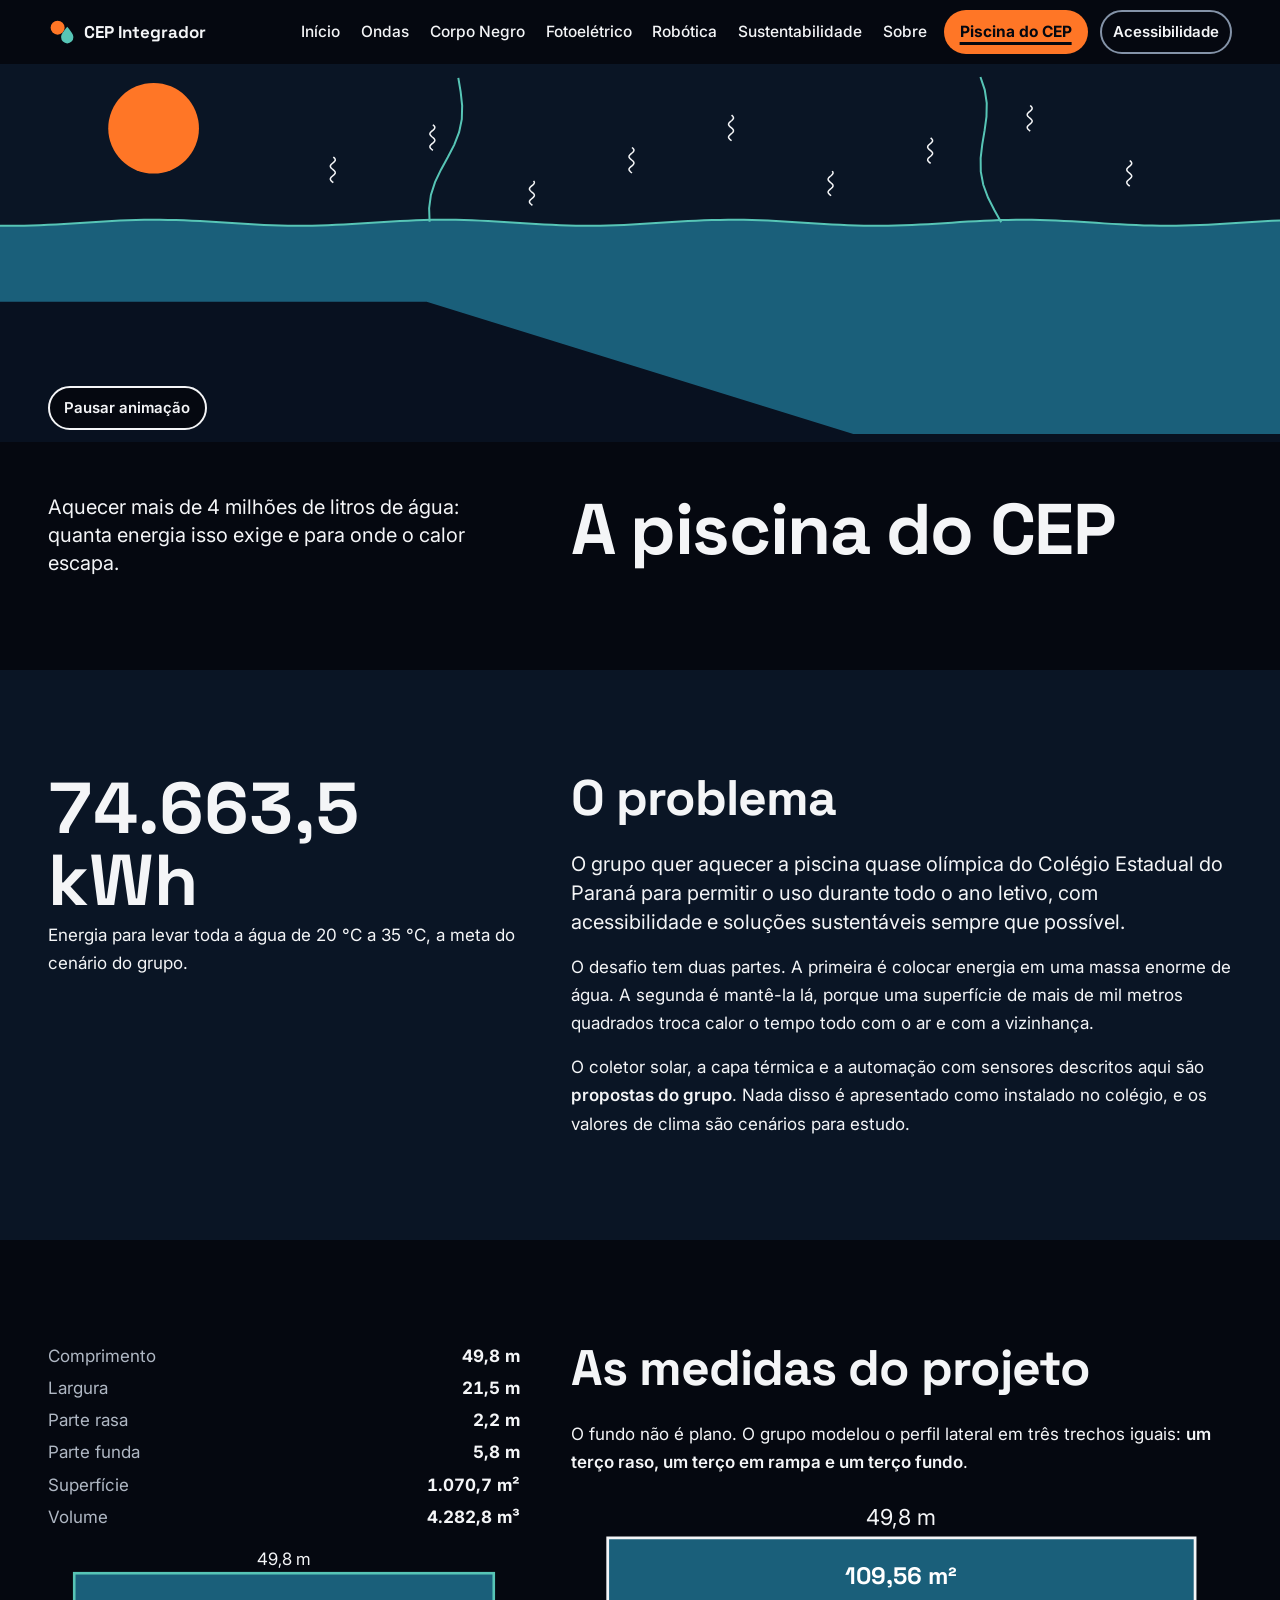
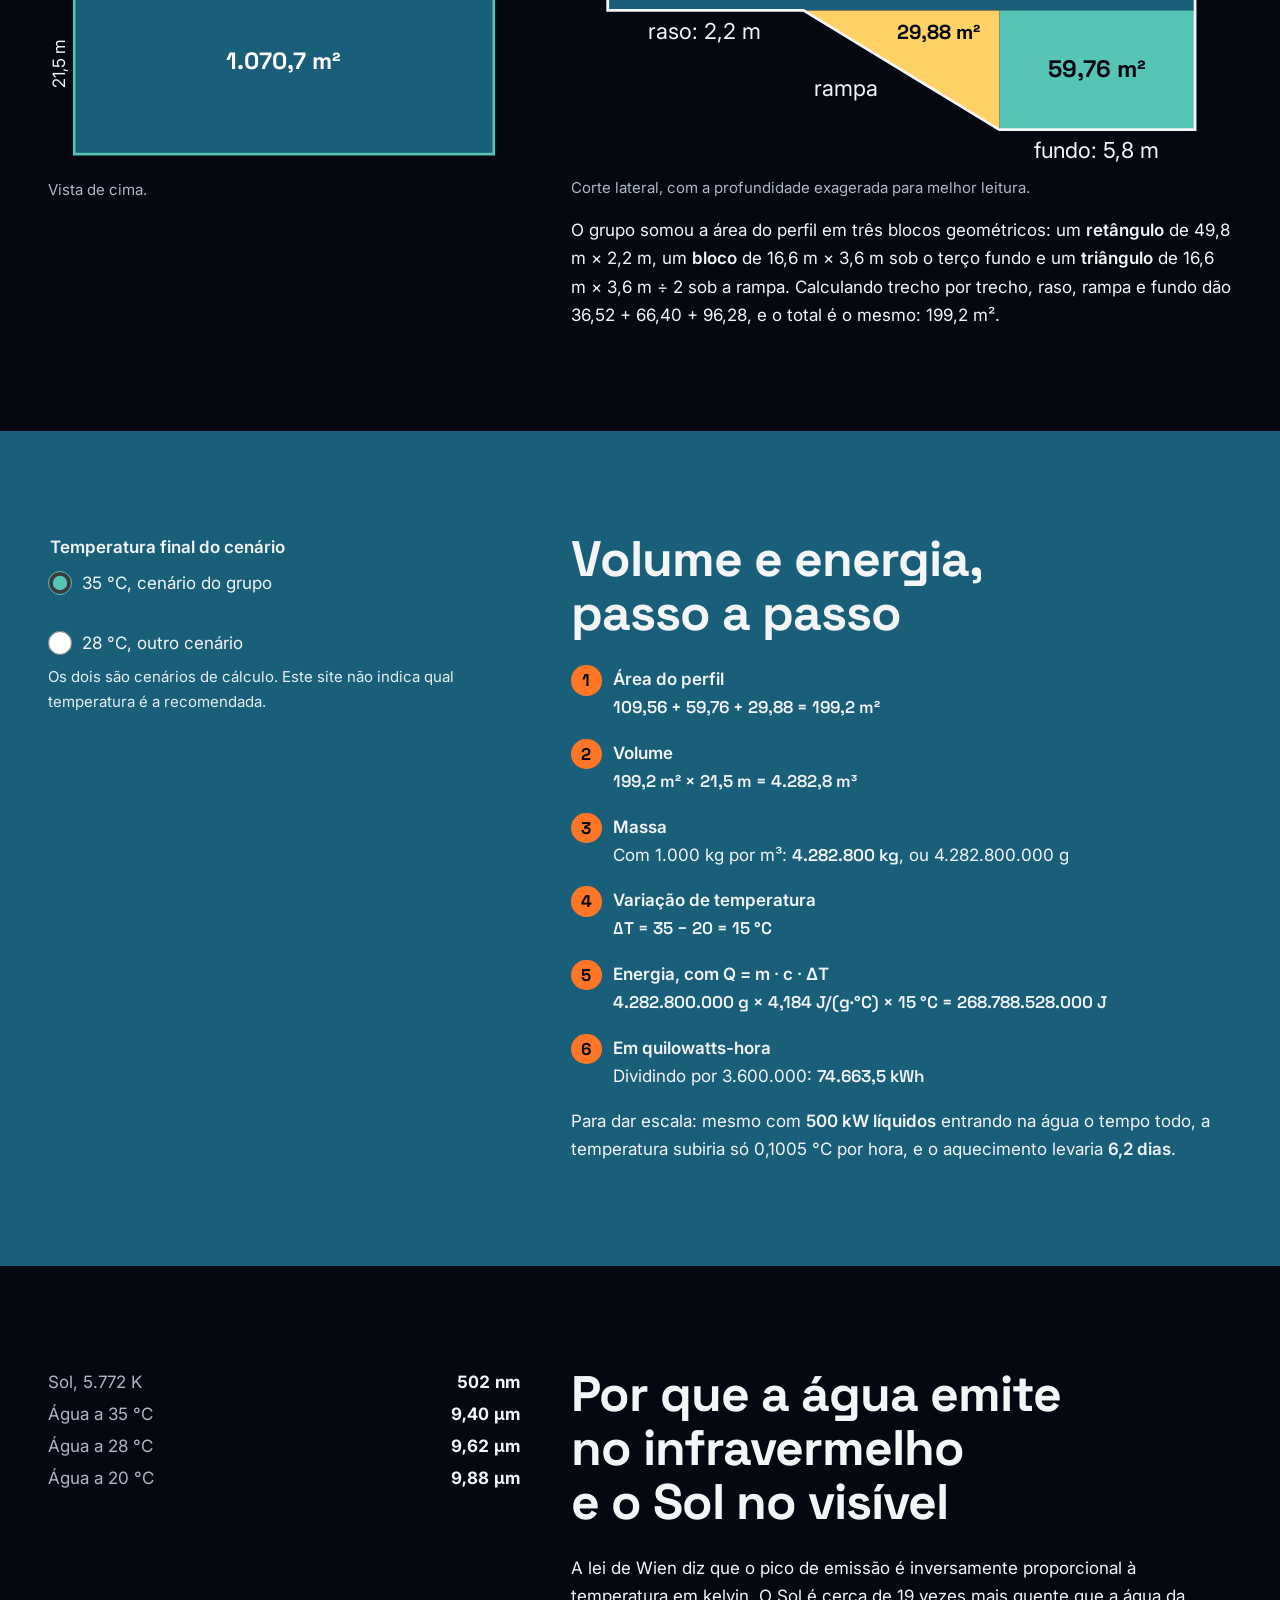
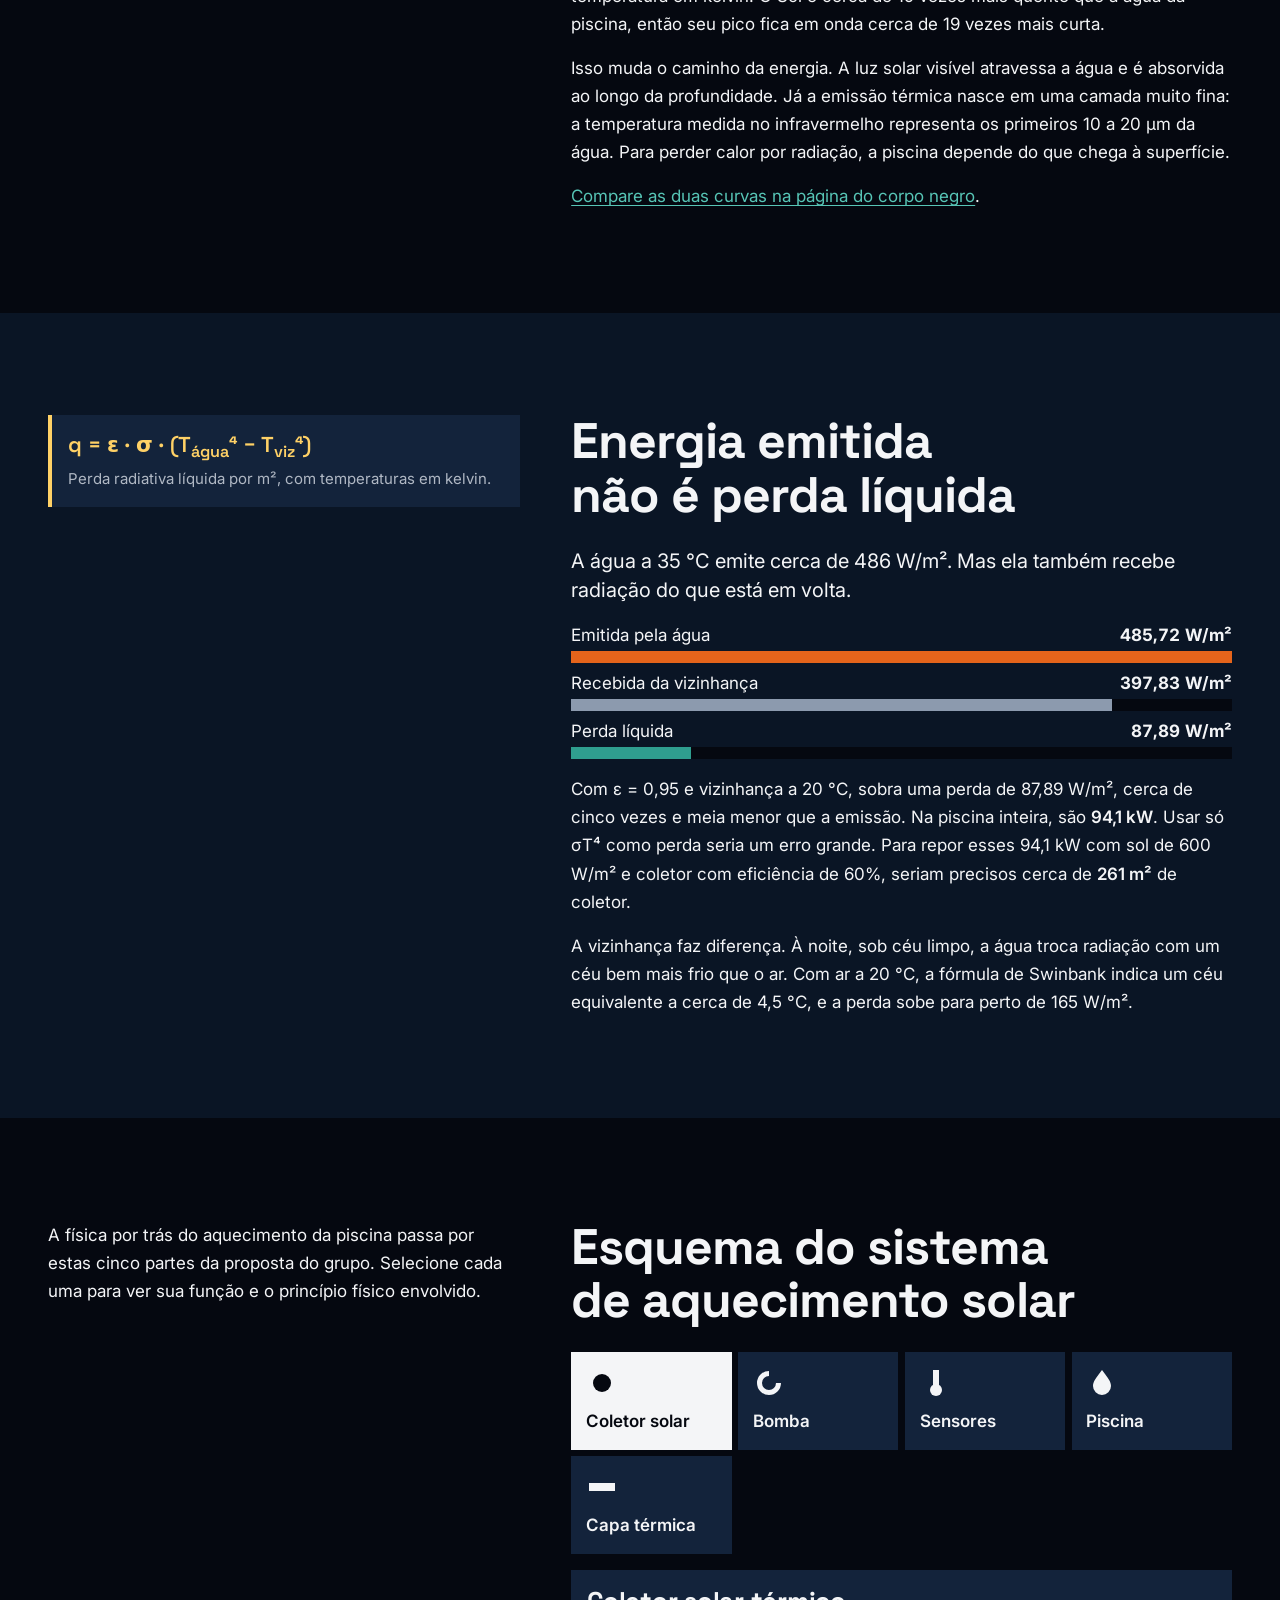
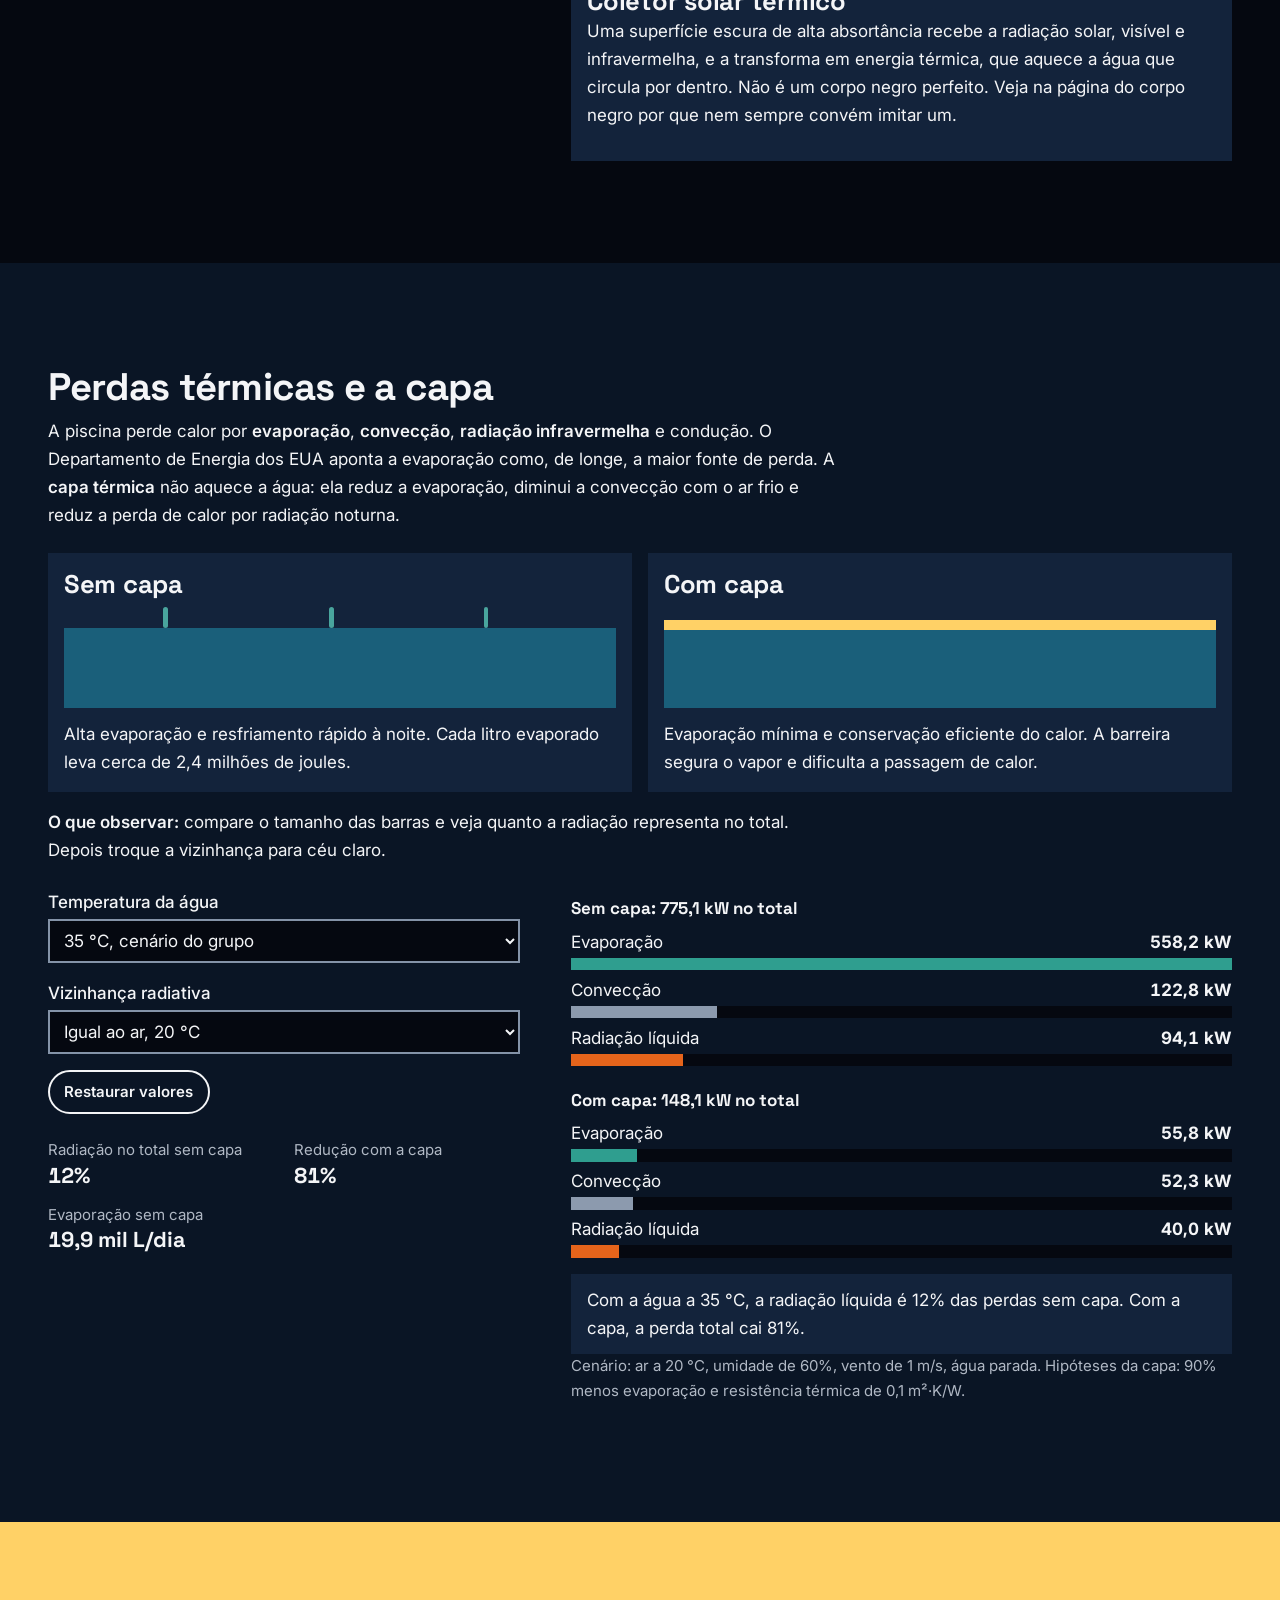
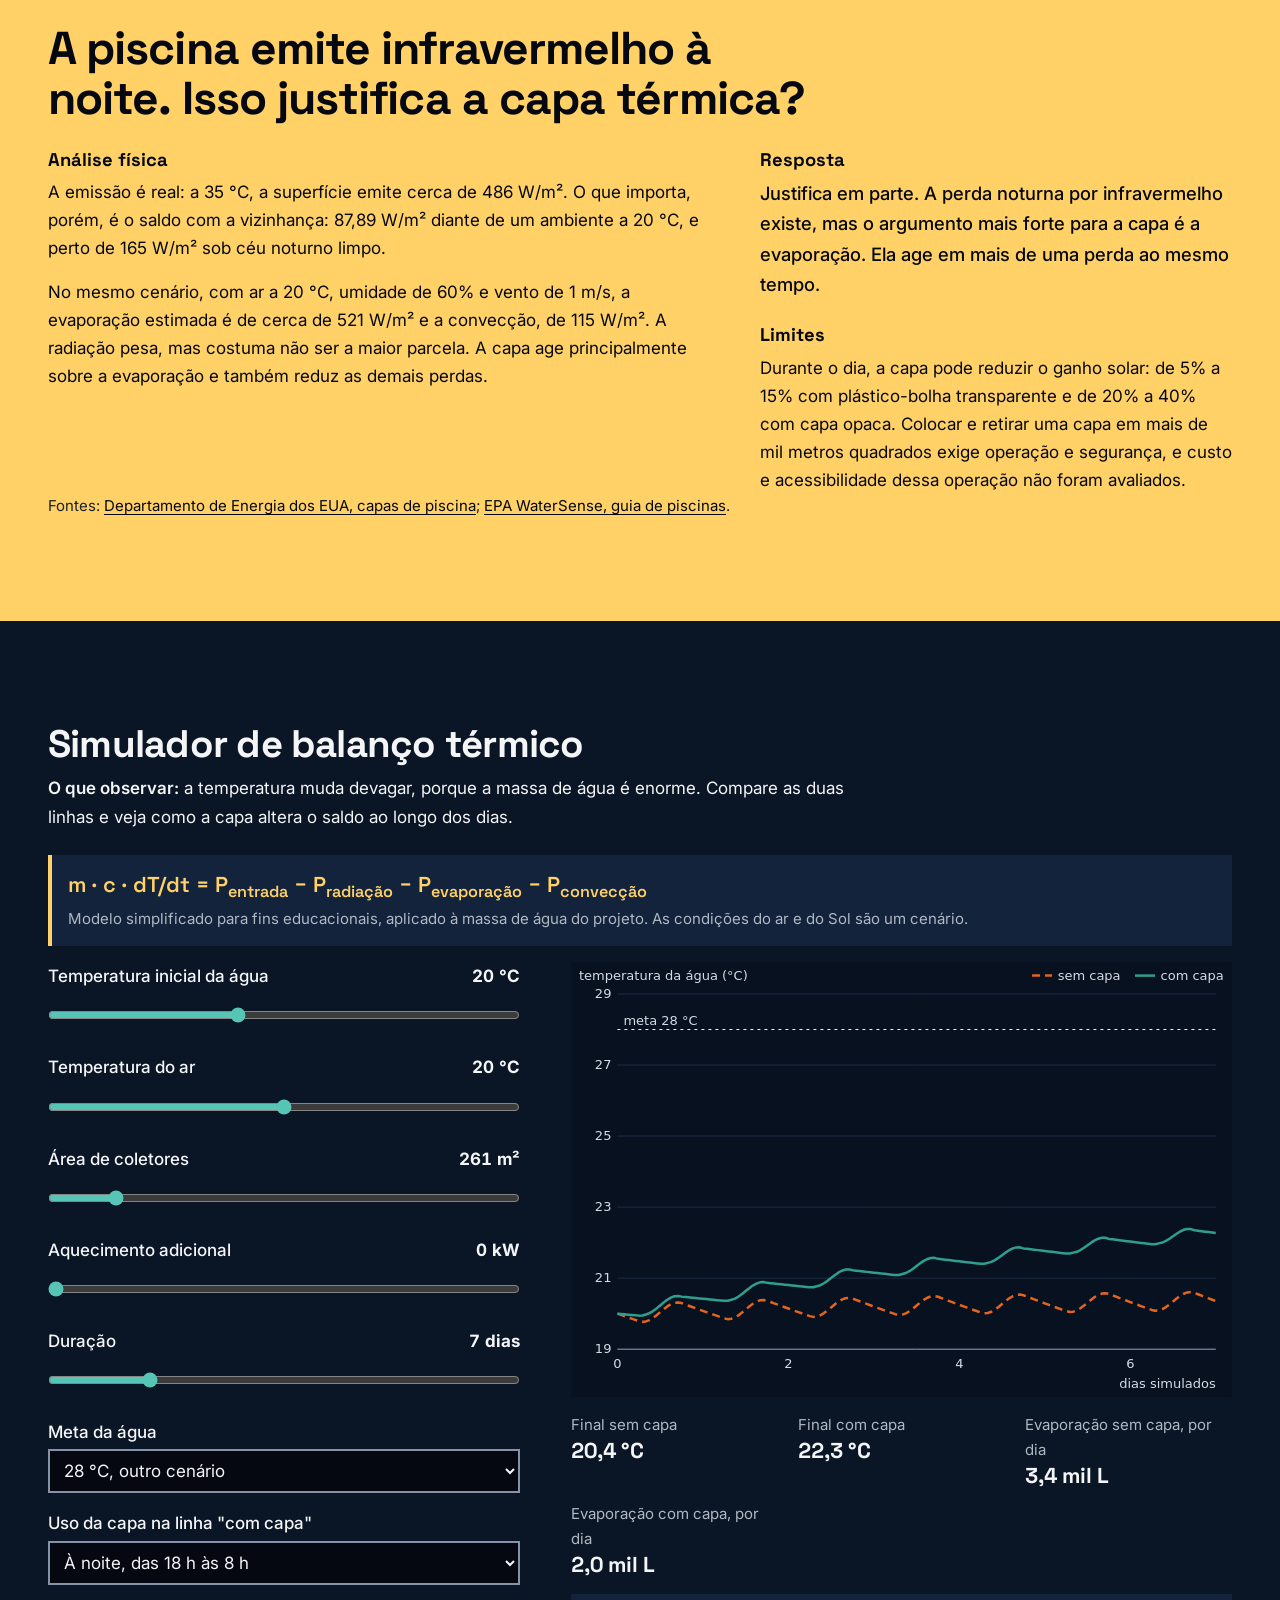
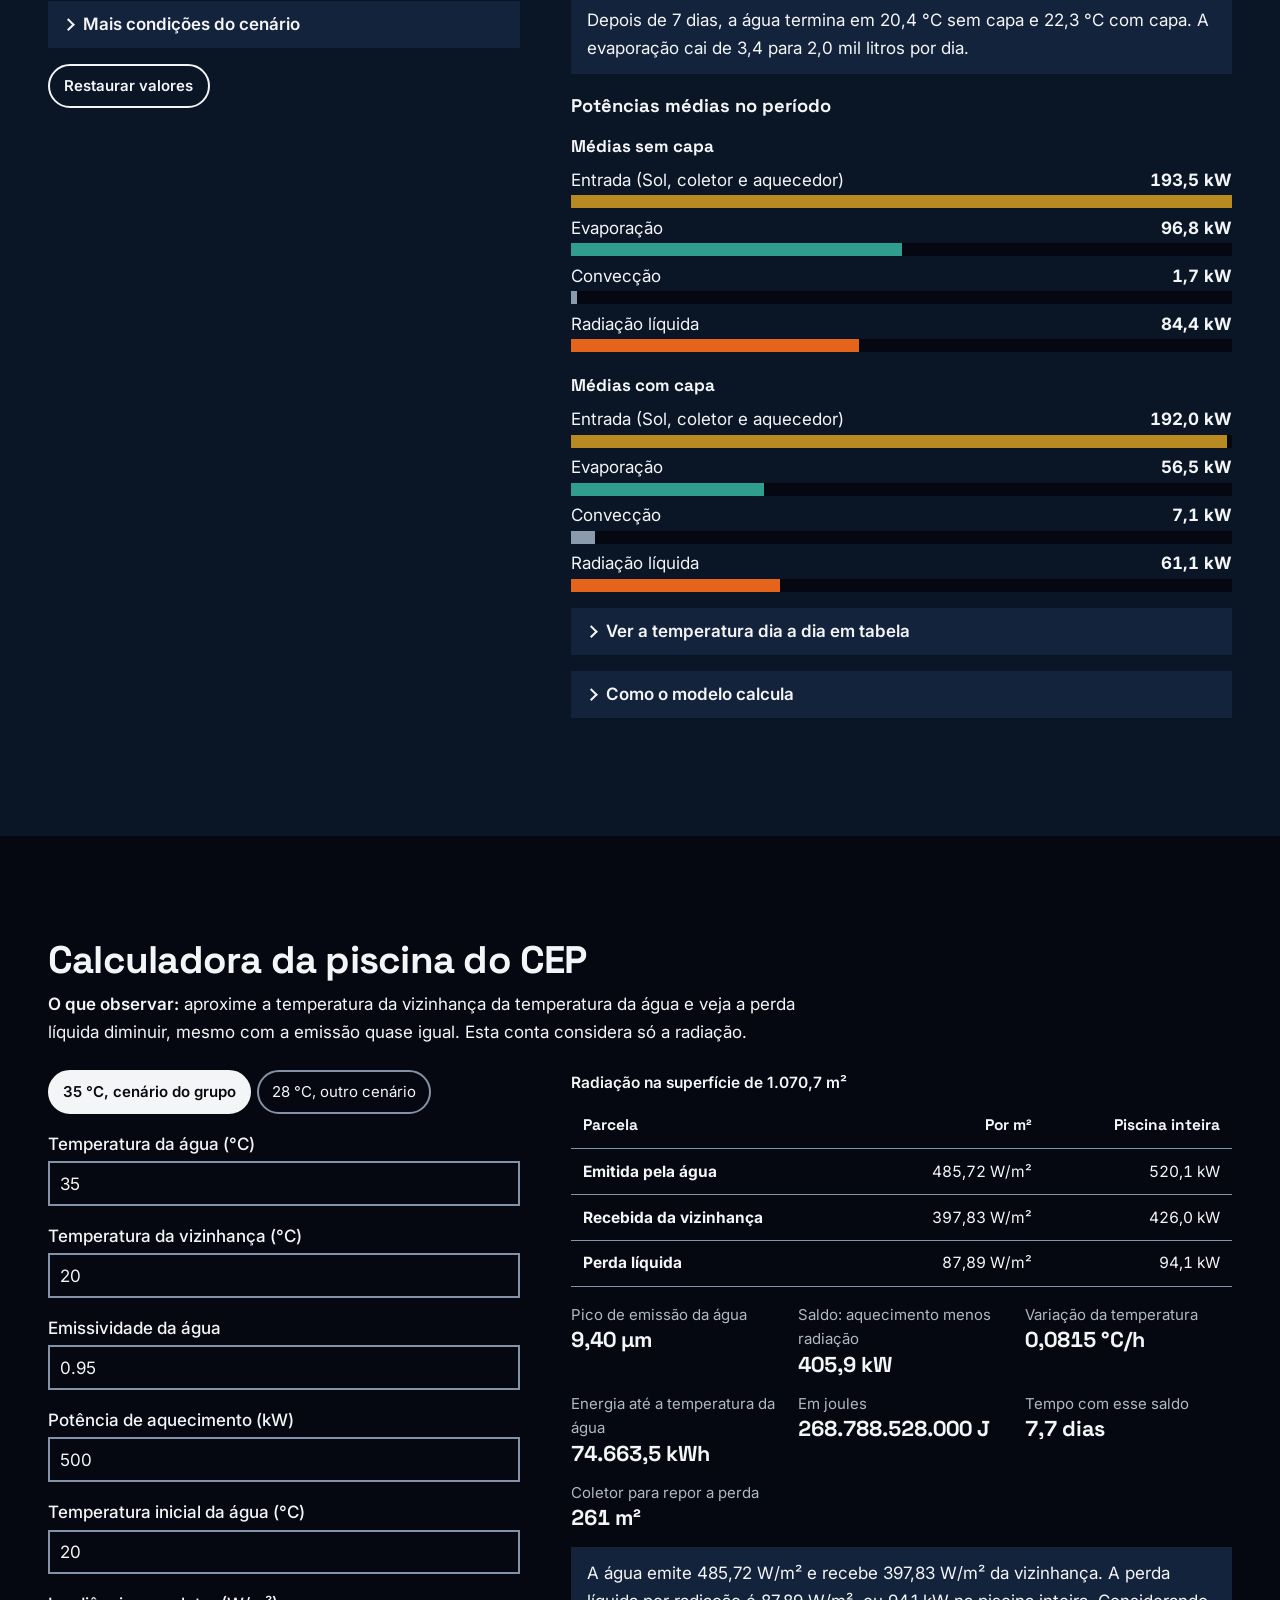
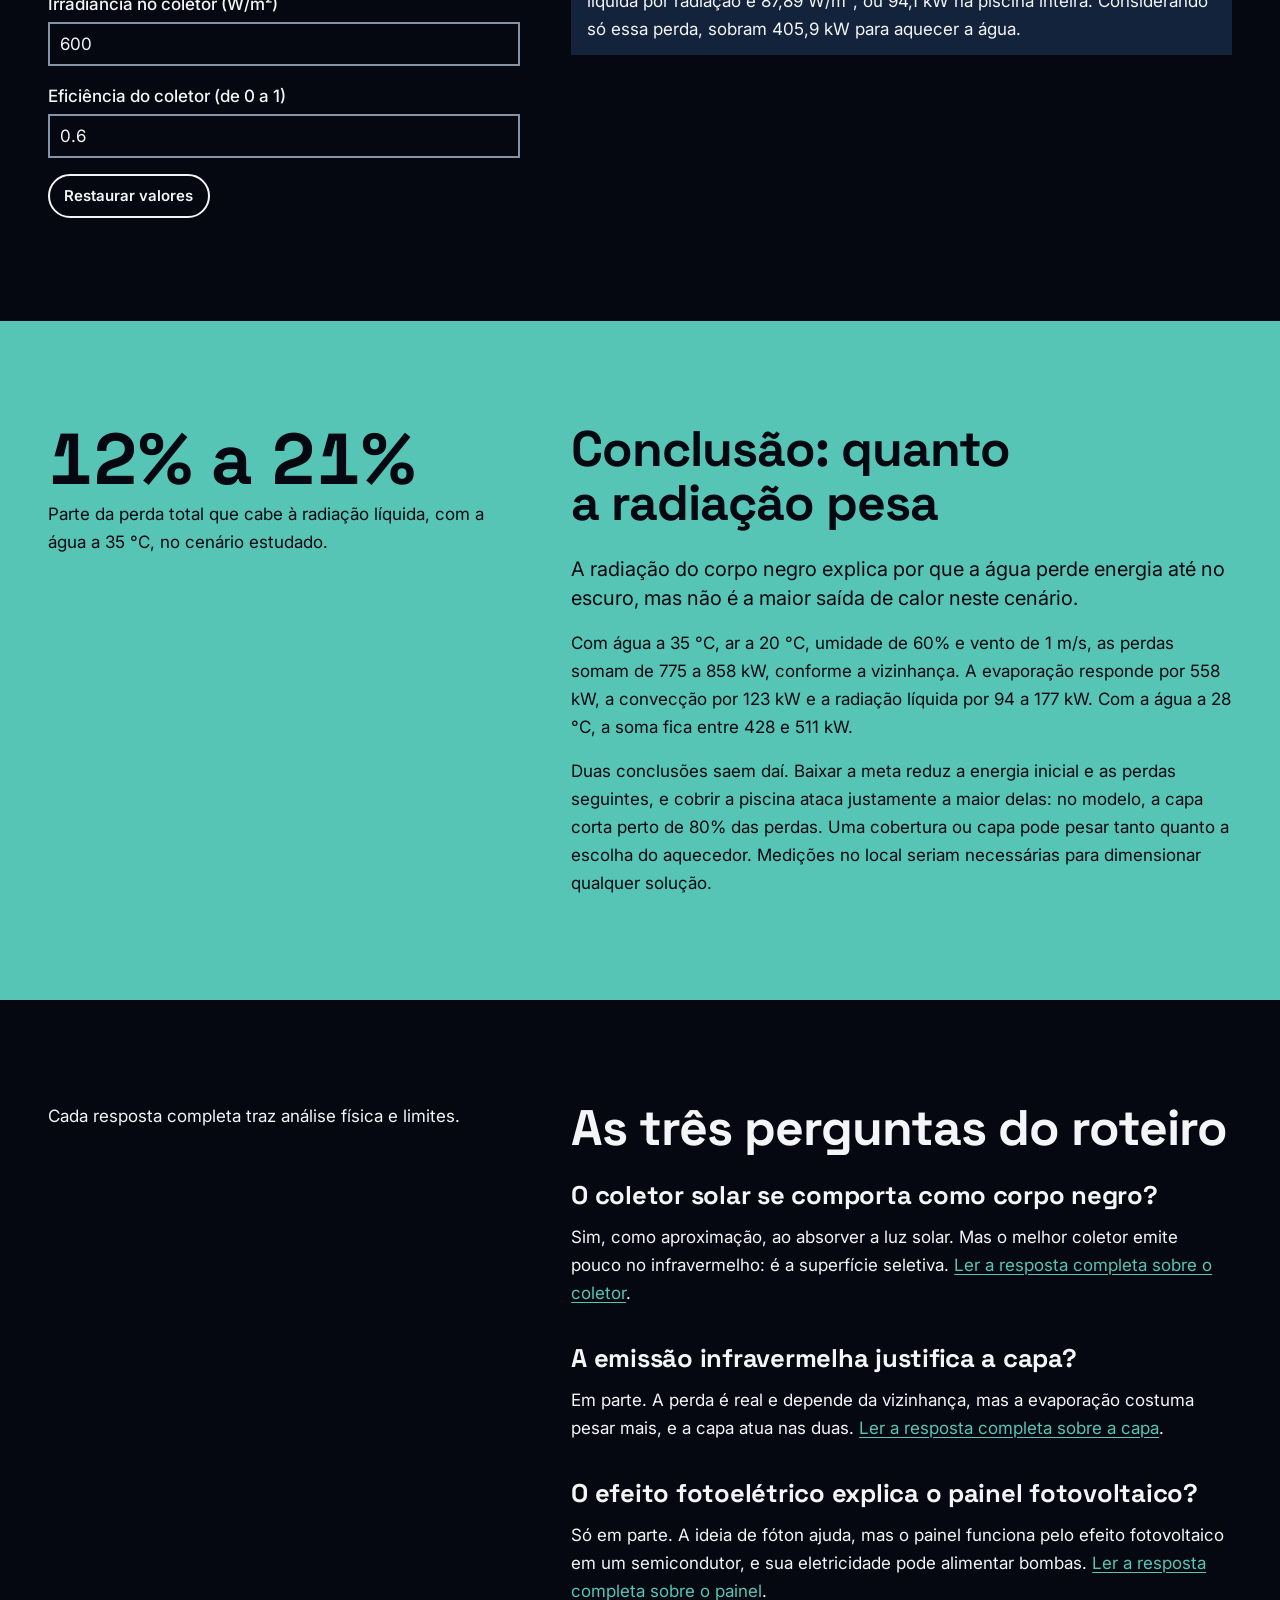
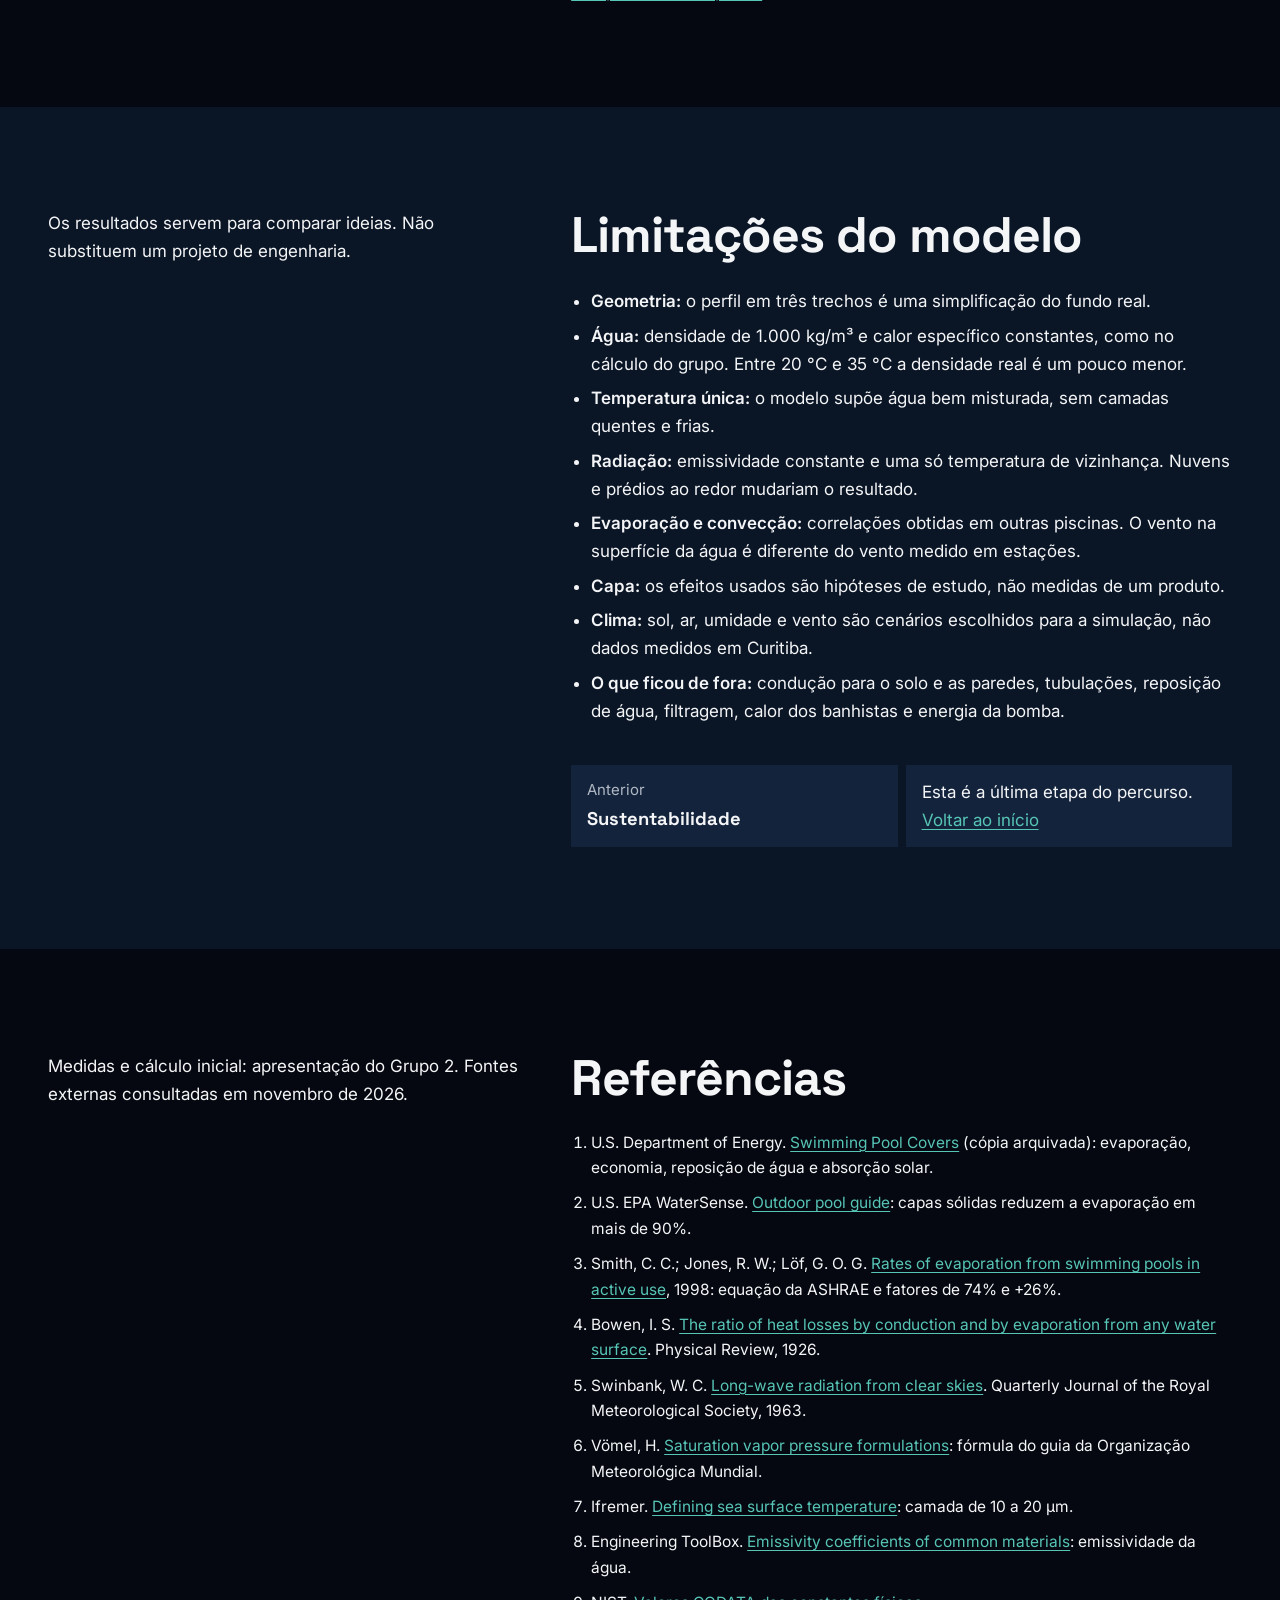
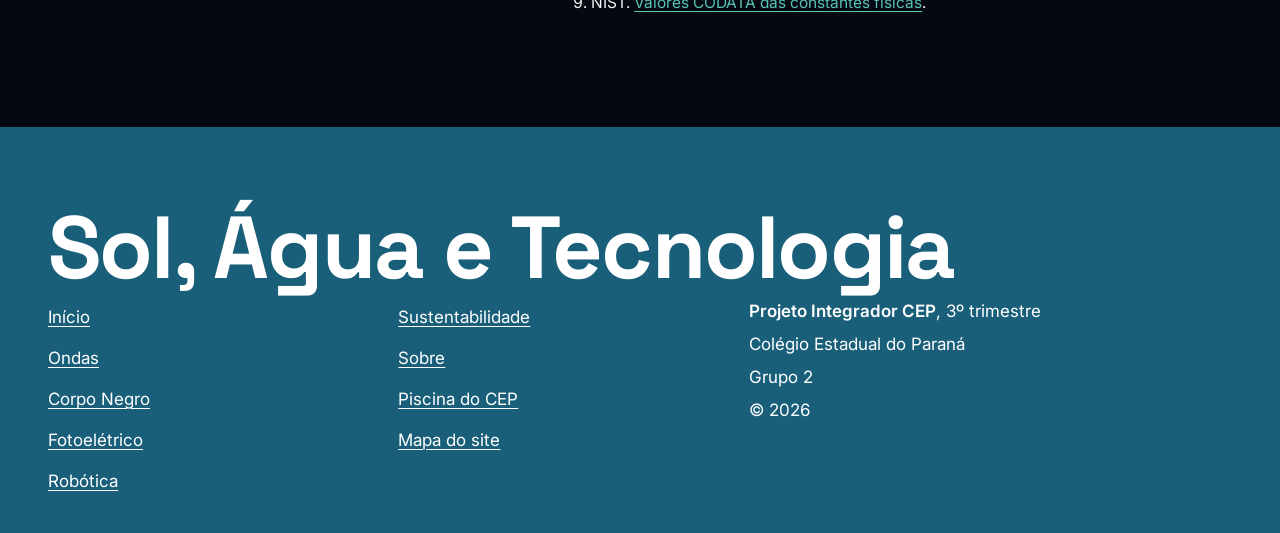
<file: piscina-cep.html>
<!DOCTYPE html>
<html lang="pt-BR">
<head>
    <meta charset="UTF-8">
    <meta name="viewport" content="width=device-width, initial-scale=1">
    <title>A Piscina do CEP | Projeto Integrador CEP</title>
    <meta name="description" content="Medidas, volume e energia para aquecer a piscina quase olímpica do CEP, perdas de calor, capa térmica, simulador térmico e calculadora.">
    <meta name="theme-color" content="#050810">
    <link rel="icon" type="image/svg+xml" href="data:image/svg+xml,%3Csvg xmlns='http://www.w3.org/2000/svg' viewBox='0 0 32 32'%3E%3Ccircle cx='11' cy='11' r='8' fill='%23FF7626'/%3E%3Cpath d='M22 10c4 5 7 8.300 7 12a7 7 0 0 1-14 0c0-3.700 3-7 7-12z' fill='%2357C5B6'/%3E%3C/svg%3E">
    <script>(function(){var d=document.documentElement;d.classList.add('js');try{var p=JSON.parse(localStorage.getItem('cep-preferencias')||'{}');for(var k in p){if(/^(tamanho|linhas|letras|contraste|dislexia|movimento)$/.test(k))d.setAttribute('data-'+k,p[k]);}}catch(e){}})();</script>
    <link rel="preconnect" href="https://fonts.googleapis.com">
    <link rel="preconnect" href="https://fonts.gstatic.com" crossorigin>
    <link rel="stylesheet" href="https://fonts.googleapis.com/css2?family=Inter:wght@400;500;600;700&family=Space+Grotesk:wght@500;600;700&display=swap">
    <link rel="stylesheet" href="styles.css">
</head>
<body data-pagina="piscina">
    <header class="cabecalho" data-menu="fechado">
        <a class="pular" href="#conteudo">Pular para o conteúdo principal</a>
        <div class="barra-progresso" id="barraProgresso" aria-hidden="true"></div>
        <div class="cabecalho__barra">
            <a class="marca" href="index.html">
                <svg viewBox="0 0 32 32" aria-hidden="true" focusable="false"><circle cx="11" cy="11" r="8" fill="#FF7626"/><path d="M22 10c4 5 7 8.300 7 12a7 7 0 0 1-14 0c0-3.700 3-7 7-12z" fill="#57C5B6"/></svg>
                <span>CEP Integrador</span>
            </a>
            <button id="botaoMenu" class="botao-barra" type="button" aria-expanded="false" aria-controls="navPrincipal">Menu</button>
            <nav id="navPrincipal" class="nav-principal" aria-label="Principal">
                <ul class="menu">
                    <li><a href="index.html">Início</a></li>
                    <li><a href="index.html#ondas">Ondas</a></li>
                    <li><a href="corpo-negro.html">Corpo Negro</a></li>
                    <li><a href="index.html#fotoeletrico">Fotoelétrico</a></li>
                    <li><a href="index.html#robotica">Robótica</a></li>
                    <li><a href="index.html#sustentabilidade">Sustentabilidade</a></li>
                    <li><a href="index.html#sobre">Sobre</a></li>
                    <li><a class="menu__destaque" href="piscina-cep.html" aria-current="page">Piscina do CEP</a></li>
                </ul>
            </nav>
            <div class="acessibilidade">
                <button id="botaoAcessibilidade" class="botao-barra" type="button" aria-expanded="false" aria-controls="painelAcessibilidade">Acessibilidade</button>
                <div id="painelAcessibilidade" class="painel" role="group" aria-labelledby="painelTitulo" hidden>
                    <p id="painelTitulo" class="painel__titulo">Ajustes de leitura</p>
                    <fieldset data-preferencia-grupo>
                        <legend>Tamanho da fonte</legend>
                        <div class="opcoes">
                            <label><input type="radio" name="pref-tamanho" value="100" checked>100%</label>
                            <label><input type="radio" name="pref-tamanho" value="125">125%</label>
                            <label><input type="radio" name="pref-tamanho" value="150">150%</label>
                            <label><input type="radio" name="pref-tamanho" value="175">175%</label>
                            <label><input type="radio" name="pref-tamanho" value="200">200%</label>
                        </div>
                    </fieldset>
                    <fieldset data-preferencia-grupo>
                        <legend>Espaço entre linhas</legend>
                        <div class="opcoes">
                            <label><input type="radio" name="pref-linhas" value="normal" checked>Normal</label>
                            <label><input type="radio" name="pref-linhas" value="amplo">Amplo</label>
                            <label><input type="radio" name="pref-linhas" value="maximo">Máximo</label>
                        </div>
                    </fieldset>
                    <fieldset data-preferencia-grupo>
                        <legend>Espaço entre letras</legend>
                        <div class="opcoes">
                            <label><input type="radio" name="pref-letras" value="normal" checked>Normal</label>
                            <label><input type="radio" name="pref-letras" value="amplo">Amplo</label>
                            <label><input type="radio" name="pref-letras" value="maximo">Máximo</label>
                        </div>
                    </fieldset>
                    <div class="alternancias">
                        <button class="alternancia" type="button" data-preferencia="contraste" data-valor="alto" data-nome="Alto contraste" aria-pressed="false">Alto contraste</button>
                        <button class="alternancia" type="button" data-preferencia="dislexia" data-valor="ativo" data-nome="Fonte para dislexia" aria-pressed="false">Fonte para dislexia</button>
                        <button class="alternancia" type="button" data-preferencia="movimento" data-valor="reduzido" data-nome="Reduzir movimento" aria-pressed="false">Reduzir movimento</button>
                    </div>
                    <p class="painel__acoes">
                        <button id="abrirVlibras" class="botao botao--pequeno" type="button">Abrir VLibras</button>
                        <button id="restaurarPreferencias" class="botao botao--secundario botao--pequeno" type="button">Restaurar padrão</button>
                    </p>
                    <p class="painel__aviso">Os ajustes ficam guardados neste navegador e valem nas três páginas.</p>
                </div>
            </div>
        </div>
        <p id="anuncioGlobal" class="so-leitor" role="status"></p>
    </header>

    <main id="conteudo" tabindex="-1">
        <noscript><p class="aviso">Os simuladores e os ajustes de leitura precisam de JavaScript. Todo o texto continua disponível.</p></noscript>
        <section aria-labelledby="piscinaTitulo">
            <div class="capa__cena">
                <canvas id="cenaCapa" data-cena="piscina" role="img" aria-label="Cena animada: perfil da piscina com a parte rasa, a rampa e a parte funda, vapor subindo da superfície e ondas longas de infravermelho saindo da água."></canvas>
                <button id="pausarCena" class="botao botao--pequeno botao--sobre-cena capa__pausa so-js" type="button">Pausar animação</button>
            </div>
            <div class="capa__texto">
                <h1 id="piscinaTitulo">A piscina do CEP</h1>
                <div class="capa__apoio">
                    <p>Aquecer mais de 4 milhões de litros de água: quanta energia isso exige e para onde o calor escapa.</p>
                </div>
            </div>
        </section>

        <section id="problema" class="faixa campo-noite" aria-labelledby="problemaTitulo">
            <div class="largura eixo">
                <h2 id="problemaTitulo">O problema</h2>
                <div class="eixo__nota">
                    <p class="numero-grande">74.663,5 kWh</p>
                    <p>Energia para levar toda a água de 20 °C a 35 °C, a meta do cenário do grupo.</p>
                </div>
                <div class="eixo__corpo">
                    <p class="abertura">O grupo quer aquecer a piscina quase olímpica do Colégio Estadual do Paraná para permitir o uso durante todo o ano letivo, com acessibilidade e soluções sustentáveis sempre que possível.</p>
                    <p>O desafio tem duas partes. A primeira é colocar energia em uma massa enorme de água. A segunda é mantê-la lá, porque uma superfície de mais de mil metros quadrados troca calor o tempo todo com o ar e com a vizinhança.</p>
                    <p>O coletor solar, a capa térmica e a automação com sensores descritos aqui são <strong>propostas do grupo</strong>. Nada disso é apresentado como instalado no colégio, e os valores de clima são cenários para estudo.</p>
                </div>
            </div>
        </section>

        <section id="medidas" class="faixa" aria-labelledby="medidasTitulo">
            <div class="largura eixo">
                <h2 id="medidasTitulo">As medidas do projeto</h2>
                <div class="eixo__nota">
                    <dl class="fatos">
                        <dt>Comprimento</dt><dd>49,8 m</dd>
                        <dt>Largura</dt><dd>21,5 m</dd>
                        <dt>Parte rasa</dt><dd>2,2 m</dd>
                        <dt>Parte funda</dt><dd>5,8 m</dd>
                        <dt>Superfície</dt><dd>1.070,7 m²</dd>
                        <dt>Volume</dt><dd>4.282,8 m³</dd>
                    </dl>
                    <figure class="diagrama">
                        <svg viewBox="0 0 720 340" role="img" aria-labelledby="plantaTitulo plantaDesc">
                            <title id="plantaTitulo">Vista de cima da piscina</title>
                            <desc id="plantaDesc">Um retângulo de 49,8 metros de comprimento por 21,5 metros de largura, com área de 1.070,7 metros quadrados.</desc>
                            <rect x="40" y="40" width="640" height="276" style="fill:var(--water-blue);stroke:var(--turquoise)" stroke-width="4"/>
                            <text class="svg-titulo" x="360" y="186" font-size="36" text-anchor="middle" style="fill:#FFFFFF">1.070,7 m²</text>
                            <text class="svg-texto" x="360" y="28" font-size="26" text-anchor="middle">49,8 m</text>
                            <text class="svg-texto" x="26" y="178" font-size="26" text-anchor="middle" transform="rotate(-90 26 178)">21,5 m</text>
                        </svg>
                        <figcaption>Vista de cima.</figcaption>
                    </figure>
                </div>
                <div class="eixo__corpo">
                    <p>O fundo não é plano. O grupo modelou o perfil lateral em três trechos iguais: <strong>um terço raso, um terço em rampa e um terço fundo</strong>.</p>
                    <figure class="diagrama">
                        <svg viewBox="0 0 720 300" role="img" aria-labelledby="perfilTitulo perfilDesc">
                            <title id="perfilTitulo">Perfil lateral da piscina</title>
                            <desc id="perfilDesc">Corte lateral: à esquerda, 2,2 metros de profundidade; no meio, uma rampa; à direita, 5,8 metros. A área está dividida em um retângulo de 109,56 metros quadrados em toda a extensão, um bloco de 59,76 metros quadrados sob o terço fundo e um triângulo de 29,88 metros quadrados sob a rampa.</desc>
                            <rect x="40" y="50" width="640" height="79" style="fill:var(--water-blue)"/>
                            <rect x="466.7" y="129" width="213.3" height="130" style="fill:var(--turquoise)"/>
                            <path d="M253.3 129H466.700V259Z" style="fill:var(--solar-yellow)"/>
                            <path d="M40 50H680V259H466.700L253.300 129H40Z" fill="none" stroke-width="3" style="stroke:var(--tinta)"/>
                            <text class="svg-titulo" x="360" y="100" font-size="26" text-anchor="middle" style="fill:#FFFFFF">109,56 m²</text>
                            <text class="svg-titulo" x="573" y="202" font-size="26" text-anchor="middle" style="fill:#050810">59,76 m²</text>
                            <text class="svg-titulo" x="400" y="160" font-size="22" text-anchor="middle" style="fill:#050810">29,88 m²</text>
                            <text class="svg-texto" x="360" y="36" font-size="24" text-anchor="middle">49,8 m</text>
                            <text class="svg-texto" x="146" y="160" font-size="24" text-anchor="middle">raso: 2,2 m</text>
                            <text class="svg-texto" x="300" y="222" font-size="24" text-anchor="middle">rampa</text>
                            <text class="svg-texto" x="573" y="290" font-size="24" text-anchor="middle">fundo: 5,8 m</text>
                        </svg>
                        <figcaption>Corte lateral, com a profundidade exagerada para melhor leitura.</figcaption>
                    </figure>
                    <p>O grupo somou a área do perfil em três blocos geométricos: um <strong>retângulo</strong> de 49,8 m × 2,2 m, um <strong>bloco</strong> de 16,6 m × 3,6 m sob o terço fundo e um <strong>triângulo</strong> de 16,6 m × 3,6 m ÷ 2 sob a rampa. Calculando trecho por trecho, raso, rampa e fundo dão 36,52 + 66,40 + 96,28, e o total é o mesmo: 199,2 m².</p>
                </div>
            </div>
        </section>

        <section id="calculo" class="faixa campo-azul" aria-labelledby="calculoTitulo">
            <div class="largura eixo">
                <h2 id="calculoTitulo">Volume e energia, passo a passo</h2>
                <div class="eixo__nota">
                    <form id="formCalculo">
                        <fieldset class="sim__controles">
                            <legend><strong>Temperatura final do cenário</strong></legend>
                            <label class="verificacao"><input type="radio" name="calcMeta" value="35" checked>35 °C, cenário do grupo</label>
                            <label class="verificacao"><input type="radio" name="calcMeta" value="28">28 °C, outro cenário</label>
                        </fieldset>
                    </form>
                    <p class="nota">Os dois são cenários de cálculo. Este site não indica qual temperatura é a recomendada.</p>
                    <p id="calcResumo" class="so-leitor" aria-live="polite"></p>
                </div>
                <div class="eixo__corpo">
                    <ol class="passos">
                        <li><strong>Área do perfil</strong><span class="conta">109,56 + 59,76 + 29,88 = 199,2 m²</span></li>
                        <li><strong>Volume</strong><span class="conta">199,2 m² × 21,5 m = 4.282,8 m³</span></li>
                        <li><strong>Massa</strong>Com 1.000 kg por m³: <span class="conta">4.282.800 kg</span>, ou 4.282.800.000 g</li>
                        <li><strong>Variação de temperatura</strong><span class="conta">ΔT = <span data-calc="meta">35</span> − 20 = <span data-calc="delta">15</span> °C</span></li>
                        <li><strong>Energia, com Q = m · c · ΔT</strong><span class="conta">4.282.800.000 g × 4,184 J/(g·°C) × <span data-calc="delta">15</span> °C = <span data-calc="joules">268.788.528.000</span> J</span></li>
                        <li><strong>Em quilowatts-hora</strong>Dividindo por 3.600.000: <span class="conta"><span data-calc="kwh">74.663,5</span> kWh</span></li>
                    </ol>
                    <p>Para dar escala: mesmo com <strong>500 kW líquidos</strong> entrando na água o tempo todo, a temperatura subiria só 0,1005 °C por hora, e o aquecimento levaria <strong data-calc="taxa">6,2 dias</strong>.</p>
                </div>
            </div>
        </section>

        <section id="infravermelho" class="faixa" aria-labelledby="ivTitulo">
            <div class="largura eixo">
                <h2 id="ivTitulo">Por que a água emite no infravermelho e o Sol no visível</h2>
                <div class="eixo__nota">
                    <dl class="fatos">
                        <dt>Sol, 5.772 K</dt><dd>502 nm</dd>
                        <dt>Água a 35 °C</dt><dd>9,40 µm</dd>
                        <dt>Água a 28 °C</dt><dd>9,62 µm</dd>
                        <dt>Água a 20 °C</dt><dd>9,88 µm</dd>
                    </dl>
                </div>
                <div class="eixo__corpo">
                    <p>A lei de Wien diz que o pico de emissão é inversamente proporcional à temperatura em kelvin. O Sol é cerca de 19 vezes mais quente que a água da piscina, então seu pico fica em onda cerca de 19 vezes mais curta.</p>
                    <p>Isso muda o caminho da energia. A luz solar visível atravessa a água e é absorvida ao longo da profundidade. Já a emissão térmica nasce em uma camada muito fina: a temperatura medida no infravermelho representa os primeiros 10 a 20 µm da água. Para perder calor por radiação, a piscina depende do que chega à superfície.</p>
                    <p><a href="corpo-negro.html#sol-agua">Compare as duas curvas na página do corpo negro</a>.</p>
                </div>
            </div>
        </section>

        <section id="emitida-liquida" class="faixa campo-noite" aria-labelledby="emitidaTitulo">
            <div class="largura eixo">
                <h2 id="emitidaTitulo">Energia emitida não é perda líquida</h2>
                <div class="eixo__nota">
                    <p class="formula"><span class="formula__conta">q = ε · σ · (T<sub>água</sub>⁴ − T<sub>viz</sub>⁴)</span><span class="formula__texto">Perda radiativa líquida por m², com temperaturas em kelvin.</span></p>
                </div>
                <div class="eixo__corpo">
                    <p class="abertura">A água a 35 °C emite cerca de 486 W/m². Mas ela também recebe radiação do que está em volta.</p>
                    <div class="barras" role="img" aria-label="Com água a 35 graus, emissividade 0,95 e vizinhança a 20 graus: emitida 485,72, recebida 397,83 e perda líquida 87,89 watts por metro quadrado.">
                        <div class="barras__grupo">
                            <div class="barra" data-tom="destaque"><span>Emitida pela água</span><span class="barra__valor">485,72 W/m²</span><span class="barra__trilho"><span class="barra__preenchido" style="width:100%"></span></span></div>
                            <div class="barra" data-tom="neutro"><span>Recebida da vizinhança</span><span class="barra__valor">397,83 W/m²</span><span class="barra__trilho"><span class="barra__preenchido" style="width:81.9%"></span></span></div>
                            <div class="barra"><span>Perda líquida</span><span class="barra__valor">87,89 W/m²</span><span class="barra__trilho"><span class="barra__preenchido" style="width:18.1%"></span></span></div>
                        </div>
                    </div>
                    <p>Com ε = 0,95 e vizinhança a 20 °C, sobra uma perda de 87,89 W/m², cerca de cinco vezes e meia menor que a emissão. Na piscina inteira, são <strong>94,1 kW</strong>. Usar só σT⁴ como perda seria um erro grande. Para repor esses 94,1 kW com sol de 600 W/m² e coletor com eficiência de 60%, seriam precisos cerca de <strong>261 m²</strong> de coletor.</p>
                    <p>A vizinhança faz diferença. À noite, sob céu limpo, a água troca radiação com um céu bem mais frio que o ar. Com ar a 20 °C, a fórmula de Swinbank indica um céu equivalente a cerca de 4,5 °C, e a perda sobe para perto de 165 W/m².</p>
                </div>
            </div>
        </section>

        <section id="sistema" class="faixa" aria-labelledby="sistemaTitulo2">
            <div class="largura eixo">
                <h2 id="sistemaTitulo2">Esquema do sistema de aquecimento solar</h2>
                <div class="eixo__nota">
                    <p>A física por trás do aquecimento da piscina passa por estas cinco partes da proposta do grupo. Selecione cada uma para ver sua função e o princípio físico envolvido.</p>
                </div>
                <div class="eixo__corpo">
                    <div class="sistema" role="group" aria-label="Partes do sistema de aquecimento solar">
                        <button type="button" data-componente="coletor" aria-pressed="true"><svg viewBox="0 0 32 32" aria-hidden="true" focusable="false"><circle cx="16" cy="16" r="9" fill="currentColor"/></svg>Coletor solar</button>
                        <button type="button" data-componente="bomba" aria-pressed="false"><svg viewBox="0 0 32 32" aria-hidden="true" focusable="false"><path d="M16 4a12 12 0 1 0 12 12h-5a7 7 0 1 1-7-7z" fill="currentColor"/></svg>Bomba</button>
                        <button type="button" data-componente="sensores" aria-pressed="false"><svg viewBox="0 0 32 32" aria-hidden="true" focusable="false"><rect x="13" y="3" width="6" height="18" fill="currentColor"/><circle cx="16" cy="23" r="6" fill="currentColor"/></svg>Sensores</button>
                        <button type="button" data-componente="piscina" aria-pressed="false"><svg viewBox="0 0 32 32" aria-hidden="true" focusable="false"><path d="M16 3c5 7 9 11 9 16a9 9 0 0 1-18 0c0-5 4-9 9-16z" fill="currentColor"/></svg>Piscina</button>
                        <button type="button" data-componente="capa" aria-pressed="false"><svg viewBox="0 0 32 32" aria-hidden="true" focusable="false"><rect x="3" y="12" width="26" height="8" fill="currentColor"/></svg>Capa térmica</button>
                    </div>
                    <div id="sistemaInfo" class="sistema__info" role="status">
                        <h3 id="sistemaTitulo">Coletor solar térmico</h3>
                        <p id="sistemaTexto">Uma superfície escura de alta absortância recebe a radiação solar, visível e infravermelha, e a transforma em energia térmica, que aquece a água que circula por dentro. Não é um corpo negro perfeito. Veja na página do corpo negro por que nem sempre convém imitar um.</p>
                    </div>
                </div>
            </div>
        </section>

        <section id="perdas" class="faixa campo-noite" aria-labelledby="perdasTitulo">
            <div class="largura">
                <h2 id="perdasTitulo" class="simulador__titulo">Perdas térmicas e a capa</h2>
                <p class="simulador__observe">A piscina perde calor por <strong>evaporação</strong>, <strong>convecção</strong>, <strong>radiação infravermelha</strong> e condução. O Departamento de Energia dos EUA aponta a evaporação como, de longe, a maior fonte de perda. A <strong>capa térmica</strong> não aquece a água: ela reduz a evaporação, diminui a convecção com o ar frio e reduz a perda de calor por radiação noturna.</p>
                <div class="comparativo-capa" aria-label="Comparativo visual com e sem capa" role="group">
                    <div>
                        <h3>Sem capa</h3>
                        <div class="agua-cena" aria-hidden="true"><span class="vapor"></span><span class="vapor"></span><span class="vapor"></span></div>
                        <p>Alta evaporação e resfriamento rápido à noite. Cada litro evaporado leva cerca de 2,4 milhões de joules.</p>
                    </div>
                    <div>
                        <h3>Com capa</h3>
                        <div class="agua-cena agua-cena--capa" aria-hidden="true"></div>
                        <p>Evaporação mínima e conservação eficiente do calor. A barreira segura o vapor e dificulta a passagem de calor.</p>
                    </div>
                </div>
                <p class="simulador__observe"><strong>O que observar:</strong> compare o tamanho das barras e veja quanto a radiação representa no total. Depois troque a vizinhança para céu claro.</p>
                <form id="simPerdas" class="sim">
                    <fieldset class="sim__controles">
                        <legend class="so-leitor">Controles do comparativo de perdas</legend>
                        <div class="campo"><label for="pdAgua">Temperatura da água</label><select id="pdAgua"><option value="35" selected>35 °C, cenário do grupo</option><option value="28">28 °C, outro cenário</option></select></div>
                        <div class="campo"><label for="pdCeu">Vizinhança radiativa</label><select id="pdCeu"><option value="ar" selected>Igual ao ar, 20 °C</option><option value="claro">Céu claro, cerca de 4,5 °C</option></select></div>
                        <p class="sim__acoes"><button class="botao botao--secundario botao--pequeno" type="reset">Restaurar valores</button></p>
                        <dl class="resultados">
                            <div><dt>Radiação no total sem capa</dt><dd id="pdParcela">12%</dd></div>
                            <div><dt>Redução com a capa</dt><dd id="pdReducao">81%</dd></div>
                            <div><dt>Evaporação sem capa</dt><dd id="pdLitros">19,9 mil L/dia</dd></div>
                        </dl>
                    </fieldset>
                    <div class="sim__palco">
                        <div id="pdBarras" class="barras"></div>
                        <p id="pdResumo" class="sim__resumo" aria-live="polite"></p>
                        <p class="nota">Cenário: ar a 20 °C, umidade de 60%, vento de 1 m/s, água parada. Hipóteses da capa: 90% menos evaporação e resistência térmica de 0,1 m²·K/W.</p>
                    </div>
                </form>
            </div>
        </section>

        <section id="pergunta-capa" class="faixa campo-sol" aria-labelledby="perguntaCapa">
            <div class="largura">
                <h2 id="perguntaCapa" class="ficha__pergunta">A piscina emite infravermelho à noite. Isso justifica a capa térmica?</h2>
                <div class="ficha">
                    <div>
                        <h3>Análise física</h3>
                        <p>A emissão é real: a 35 °C, a superfície emite cerca de 486 W/m². O que importa, porém, é o saldo com a vizinhança: 87,89 W/m² diante de um ambiente a 20 °C, e perto de 165 W/m² sob céu noturno limpo.</p>
                        <p>No mesmo cenário, com ar a 20 °C, umidade de 60% e vento de 1 m/s, a evaporação estimada é de cerca de 521 W/m² e a convecção, de 115 W/m². A radiação pesa, mas costuma não ser a maior parcela. A capa age principalmente sobre a evaporação e também reduz as demais perdas.</p>
                    </div>
                    <div>
                        <h3>Resposta</h3>
                        <p class="ficha__resposta">Justifica em parte. A perda noturna por infravermelho existe, mas o argumento mais forte para a capa é a evaporação. Ela age em mais de uma perda ao mesmo tempo.</p>
                    </div>
                    <div>
                        <h3>Limites</h3>
                        <p>Durante o dia, a capa pode reduzir o ganho solar: de 5% a 15% com plástico-bolha transparente e de 20% a 40% com capa opaca. Colocar e retirar uma capa em mais de mil metros quadrados exige operação e segurança, e custo e acessibilidade dessa operação não foram avaliados.</p>
                    </div>
                </div>
                <p class="nota">Fontes: <a href="https://web.archive.org/web/20250110214936/https://www.energy.gov/energysaver/swimming-pool-covers">Departamento de Energia dos EUA, capas de piscina</a>; <a href="https://www.epa.gov/system/files/documents/2022-09/ws-outdoor-pool-guide.pdf">EPA WaterSense, guia de piscinas</a>.</p>
            </div>
        </section>

        <section id="simulador-termico" class="faixa campo-noite" aria-labelledby="termicoTitulo">
            <div class="largura">
                <h2 id="termicoTitulo" class="simulador__titulo">Simulador de balanço térmico</h2>
                <p class="simulador__observe"><strong>O que observar:</strong> a temperatura muda devagar, porque a massa de água é enorme. Compare as duas linhas e veja como a capa altera o saldo ao longo dos dias.</p>
                <p class="formula"><span class="formula__conta">m · c · dT/dt = P<sub>entrada</sub> − P<sub>radiação</sub> − P<sub>evaporação</sub> − P<sub>convecção</sub></span><span class="formula__texto">Modelo simplificado para fins educacionais, aplicado à massa de água do projeto. As condições do ar e do Sol são um cenário.</span></p>
                <form id="simTermico" class="sim">
                    <fieldset class="sim__controles">
                        <legend class="so-leitor">Controles do simulador térmico</legend>
                        <div class="campo"><label for="teInicial">Temperatura inicial da água</label><output id="teInicialSaida" for="teInicial" aria-live="off">20 °C</output><input id="teInicial" type="range" min="10" max="35" step="1" value="20"></div>
                        <div class="campo"><label for="teAr">Temperatura do ar</label><output id="teArSaida" for="teAr" aria-live="off">20 °C</output><input id="teAr" type="range" min="5" max="35" step="1" value="20"></div>
                        <div class="campo"><label for="teColetor">Área de coletores</label><output id="teColetorSaida" for="teColetor" aria-live="off">261 m²</output><input id="teColetor" type="range" min="0" max="2000" step="1" value="261"></div>
                        <div class="campo"><label for="teExtra">Aquecimento adicional</label><output id="teExtraSaida" for="teExtra" aria-live="off">0 kW</output><input id="teExtra" type="range" min="0" max="2000" step="50" value="0"></div>
                        <div class="campo"><label for="teDias">Duração</label><output id="teDiasSaida" for="teDias" aria-live="off">7 dias</output><input id="teDias" type="range" min="1" max="30" step="1" value="7"></div>
                        <div class="campo"><label for="teMeta">Meta da água</label><select id="teMeta"><option value="28" selected>28 °C, outro cenário</option><option value="35">35 °C, cenário do grupo</option></select></div>
                        <div class="campo"><label for="teCapa">Uso da capa na linha "com capa"</label><select id="teCapa"><option value="noite" selected>À noite, das 18 h às 8 h</option><option value="sempre">O tempo todo</option></select></div>
                        <details>
                            <summary>Mais condições do cenário</summary>
                            <div class="details__corpo sim__controles">
                                <div class="campo"><label for="teUmidade">Umidade do ar</label><output id="teUmidadeSaida" for="teUmidade" aria-live="off">70%</output><input id="teUmidade" type="range" min="30" max="100" step="5" value="70"></div>
                                <div class="campo"><label for="teVento">Vento na superfície</label><output id="teVentoSaida" for="teVento" aria-live="off">1,0 m/s</output><input id="teVento" type="range" min="0" max="5" step="0.5" value="1"></div>
                                <div class="campo"><label for="teSol">Sol ao meio-dia</label><output id="teSolSaida" for="teSol" aria-live="off">600 W/m²</output><input id="teSol" type="range" min="0" max="1000" step="50" value="600"></div>
                                <div class="campo"><label for="teEficiencia">Eficiência do coletor</label><output id="teEficienciaSaida" for="teEficiencia" aria-live="off">60%</output><input id="teEficiencia" type="range" min="20" max="80" step="5" value="60"></div>
                                <div class="campo"><label for="teEmissividade">Emissividade da água</label><output id="teEmissividadeSaida" for="teEmissividade" aria-live="off">0,95</output><input id="teEmissividade" type="range" min="0.9" max="1" step="0.01" value="0.95"></div>
                                <div class="campo"><label for="teCeu">Vizinhança radiativa</label><select id="teCeu"><option value="claro" selected>Céu claro</option><option value="ar">Igual ao ar</option></select></div>
                                <div class="campo"><label for="teUso">Uso da piscina</label><select id="teUso"><option value="parada" selected>Água parada</option><option value="emUso">Com banhistas</option></select></div>
                            </div>
                        </details>
                        <p class="sim__acoes"><button class="botao botao--secundario botao--pequeno" type="reset">Restaurar valores</button></p>
                    </fieldset>
                    <div class="sim__palco">
                        <div class="tela">
                            <canvas id="graficoTermico" role="img" aria-label="Gráfico da temperatura da água ao longo dos dias, com uma linha sem capa e outra com capa." aria-describedby="teResumo"></canvas>
                        </div>
                        <dl class="resultados">
                            <div><dt>Final sem capa</dt><dd id="teFinalSem">—</dd></div>
                            <div><dt>Final com capa</dt><dd id="teFinalCom">—</dd></div>
                            <div><dt>Evaporação sem capa, por dia</dt><dd id="teLitrosSem">—</dd></div>
                            <div><dt>Evaporação com capa, por dia</dt><dd id="teLitrosCom">—</dd></div>
                        </dl>
                        <p id="teResumo" class="sim__resumo" aria-live="polite"></p>
                        <h3 class="titulo-registro">Potências médias no período</h3>
                        <div id="teBarras" class="barras"></div>
                        <details>
                            <summary>Ver a temperatura dia a dia em tabela</summary>
                            <div class="details__corpo rolagem" tabindex="0" role="region" aria-label="Temperatura da água por dia">
                                <table>
                                    <thead><tr><th scope="col" class="numero">Dia</th><th scope="col" class="numero">Sem capa (°C)</th><th scope="col" class="numero">Com capa (°C)</th></tr></thead>
                                    <tbody id="teTabela"></tbody>
                                </table>
                            </div>
                        </details>
                        <details>
                            <summary>Como o modelo calcula</summary>
                            <div class="details__corpo">
                                <p><strong>Radiação:</strong> perda líquida ε σ (T<sub>água</sub>⁴ − T<sub>viz</sub>⁴). O céu claro vem da fórmula de Swinbank.</p>
                                <p><strong>Evaporação:</strong> q = (0,089 + 0,0782 v)(p<sub>água</sub> − p<sub>ar</sub>), a correlação da ASHRAE em unidades do SI, com pressões em Pa e vento v em m/s. Ela é multiplicada por 0,74 para água parada ou 1,26 com banhistas, conforme medições de Smith e colegas. A pressão de vapor usa a fórmula de Magnus.</p>
                                <p><strong>Convecção:</strong> razão de Bowen, com coeficiente de 6,1 × 10⁻⁴ vezes a pressão atmosférica.</p>
                                <p><strong>Entrada:</strong> o Sol segue meia senoide das 6 h às 18 h. A água absorve 80% da radiação, valor central da faixa de 75% a 85% citada pelo Departamento de Energia dos EUA. Coletores e aquecedor param ao atingir a meta.</p>
                                <p><strong>Capa:</strong> hipóteses de 90% menos evaporação, resistência térmica de 0,1 m²·K/W e 15% menos ganho solar quando colocada de dia.</p>
                            </div>
                        </details>
                    </div>
                </form>
            </div>
        </section>

        <section id="calculadora" class="faixa" aria-labelledby="calculadoraTitulo">
            <div class="largura">
                <h2 id="calculadoraTitulo" class="simulador__titulo">Calculadora da piscina do CEP</h2>
                <p class="simulador__observe"><strong>O que observar:</strong> aproxime a temperatura da vizinhança da temperatura da água e veja a perda líquida diminuir, mesmo com a emissão quase igual. Esta conta considera só a radiação.</p>
                <form id="formCalculadora" class="sim">
                    <fieldset class="sim__controles">
                        <legend class="so-leitor">Dados da calculadora</legend>
                        <div class="grupo-botoes" role="group" aria-label="Cenários de temperatura da água">
                            <button class="botao-opcao" type="button" data-meta="35" aria-pressed="true">35 °C, cenário do grupo</button>
                            <button class="botao-opcao" type="button" data-meta="28" aria-pressed="false">28 °C, outro cenário</button>
                        </div>
                        <div class="campo"><label for="caAgua">Temperatura da água (°C)</label><input id="caAgua" type="number" min="0" max="45" step="0.1" value="35" inputmode="decimal" aria-describedby="caAguaErro"><p id="caAguaErro" class="erro" hidden>Use um valor de 0 a 45 °C.</p></div>
                        <div class="campo"><label for="caAmbiente">Temperatura da vizinhança (°C)</label><input id="caAmbiente" type="number" min="-40" max="45" step="0.1" value="20" inputmode="decimal" aria-describedby="caAmbienteErro"><p id="caAmbienteErro" class="erro" hidden>Use um valor de −40 a 45 °C.</p></div>
                        <div class="campo"><label for="caEmissividade">Emissividade da água</label><input id="caEmissividade" type="number" min="0.5" max="1" step="0.01" value="0.95" inputmode="decimal" aria-describedby="caEmissividadeErro"><p id="caEmissividadeErro" class="erro" hidden>Use um valor de 0,5 a 1.</p></div>
                        <div class="campo"><label for="caPotencia">Potência de aquecimento (kW)</label><input id="caPotencia" type="number" min="0" max="10000" step="10" value="500" inputmode="decimal" aria-describedby="caPotenciaErro"><p id="caPotenciaErro" class="erro" hidden>Use um valor de 0 a 10.000 kW.</p></div>
                        <div class="campo"><label for="caInicial">Temperatura inicial da água (°C)</label><input id="caInicial" type="number" min="0" max="45" step="0.1" value="20" inputmode="decimal" aria-describedby="caInicialErro"><p id="caInicialErro" class="erro" hidden>Use um valor de 0 a 45 °C.</p></div>
                        <div class="campo"><label for="caSol">Irradiância no coletor (W/m²)</label><input id="caSol" type="number" min="100" max="1200" step="10" value="600" inputmode="decimal" aria-describedby="caSolErro"><p id="caSolErro" class="erro" hidden>Use um valor de 100 a 1.200 W/m².</p></div>
                        <div class="campo"><label for="caEficiencia">Eficiência do coletor (de 0 a 1)</label><input id="caEficiencia" type="number" min="0.1" max="1" step="0.01" value="0.6" inputmode="decimal" aria-describedby="caEficienciaErro"><p id="caEficienciaErro" class="erro" hidden>Use um valor de 0,1 a 1.</p></div>
                        <p class="sim__acoes"><button class="botao botao--secundario botao--pequeno" type="reset">Restaurar valores</button></p>
                    </fieldset>
                    <div class="sim__palco">
                        <div class="rolagem" tabindex="0" role="region" aria-label="Radiação da superfície">
                            <table>
                                <caption>Radiação na superfície de 1.070,7 m²</caption>
                                <thead><tr><th scope="col">Parcela</th><th scope="col" class="numero">Por m²</th><th scope="col" class="numero">Piscina inteira</th></tr></thead>
                                <tbody>
                                    <tr><th scope="row">Emitida pela água</th><td class="numero" id="caEmitida" data-ca>485,72 W/m²</td><td class="numero" id="caEmitidaT" data-ca>520,1 kW</td></tr>
                                    <tr><th scope="row">Recebida da vizinhança</th><td class="numero" id="caRecebida" data-ca>397,83 W/m²</td><td class="numero" id="caRecebidaT" data-ca>426,0 kW</td></tr>
                                    <tr><th scope="row">Perda líquida</th><td class="numero" id="caLiquida" data-ca>87,89 W/m²</td><td class="numero" id="caLiquidaT" data-ca>94,1 kW</td></tr>
                                </tbody>
                            </table>
                        </div>
                        <dl class="resultados">
                            <div><dt>Pico de emissão da água</dt><dd id="caPico" data-ca>9,40 µm</dd></div>
                            <div><dt>Saldo: aquecimento menos radiação</dt><dd id="caSaldo" data-ca>405,9 kW</dd></div>
                            <div><dt>Variação da temperatura</dt><dd id="caTaxa" data-ca>0,0815 °C/h</dd></div>
                            <div><dt>Energia até a temperatura da água</dt><dd id="caEnergiaKWh" data-ca>74.663,5 kWh</dd></div>
                            <div><dt>Em joules</dt><dd id="caEnergia" data-ca>268.788.528.000 J</dd></div>
                            <div><dt>Tempo com esse saldo</dt><dd id="caTempo" data-ca>7,7 dias</dd></div>
                            <div><dt>Coletor para repor a perda</dt><dd id="caColetor" data-ca>261 m²</dd></div>
                        </dl>
                        <p id="caResumo" class="sim__resumo" aria-live="polite">A água emite 485,72 W/m² e recebe 397,83 W/m² da vizinhança. A perda líquida por radiação é 87,89 W/m², ou 94,1 kW na piscina inteira.</p>
                    </div>
                </form>
            </div>
        </section>

        <section id="conclusao" class="faixa campo-turquesa" aria-labelledby="conclusaoTitulo">
            <div class="largura eixo">
                <h2 id="conclusaoTitulo">Conclusão: quanto a radiação pesa</h2>
                <div class="eixo__nota">
                    <p class="numero-grande">12% a 21%</p>
                    <p>Parte da perda total que cabe à radiação líquida, com a água a 35 °C, no cenário estudado.</p>
                </div>
                <div class="eixo__corpo">
                    <p class="abertura">A radiação do corpo negro explica por que a água perde energia até no escuro, mas não é a maior saída de calor neste cenário.</p>
                    <p>Com água a 35 °C, ar a 20 °C, umidade de 60% e vento de 1 m/s, as perdas somam de 775 a 858 kW, conforme a vizinhança. A evaporação responde por 558 kW, a convecção por 123 kW e a radiação líquida por 94 a 177 kW. Com a água a 28 °C, a soma fica entre 428 e 511 kW.</p>
                    <p>Duas conclusões saem daí. Baixar a meta reduz a energia inicial e as perdas seguintes, e cobrir a piscina ataca justamente a maior delas: no modelo, a capa corta perto de 80% das perdas. Uma cobertura ou capa pode pesar tanto quanto a escolha do aquecedor. Medições no local seriam necessárias para dimensionar qualquer solução.</p>
                </div>
            </div>
        </section>

        <section id="respostas" class="faixa" aria-labelledby="respostasTitulo">
            <div class="largura eixo">
                <h2 id="respostasTitulo">As três perguntas do roteiro</h2>
                <div class="eixo__nota"><p>Cada resposta completa traz análise física e limites.</p></div>
                <div class="eixo__corpo">
                    <h3>O coletor solar se comporta como corpo negro?</h3>
                    <p>Sim, como aproximação, ao absorver a luz solar. Mas o melhor coletor emite pouco no infravermelho: é a superfície seletiva. <a href="corpo-negro.html#pergunta-coletor">Ler a resposta completa sobre o coletor</a>.</p>
                    <h3>A emissão infravermelha justifica a capa?</h3>
                    <p>Em parte. A perda é real e depende da vizinhança, mas a evaporação costuma pesar mais, e a capa atua nas duas. <a href="#pergunta-capa">Ler a resposta completa sobre a capa</a>.</p>
                    <h3>O efeito fotoelétrico explica o painel fotovoltaico?</h3>
                    <p>Só em parte. A ideia de fóton ajuda, mas o painel funciona pelo efeito fotovoltaico em um semicondutor, e sua eletricidade pode alimentar bombas. <a href="index.html#pergunta-fotovoltaico">Ler a resposta completa sobre o painel</a>.</p>
                </div>
            </div>
        </section>

        <section id="limitacoes" class="faixa campo-noite" aria-labelledby="limitacoesTitulo">
            <div class="largura eixo">
                <h2 id="limitacoesTitulo">Limitações do modelo</h2>
                <div class="eixo__nota"><p>Os resultados servem para comparar ideias. Não substituem um projeto de engenharia.</p></div>
                <div class="eixo__corpo">
                    <ul>
                        <li><strong>Geometria:</strong> o perfil em três trechos é uma simplificação do fundo real.</li>
                        <li><strong>Água:</strong> densidade de 1.000 kg/m³ e calor específico constantes, como no cálculo do grupo. Entre 20 °C e 35 °C a densidade real é um pouco menor.</li>
                        <li><strong>Temperatura única:</strong> o modelo supõe água bem misturada, sem camadas quentes e frias.</li>
                        <li><strong>Radiação:</strong> emissividade constante e uma só temperatura de vizinhança. Nuvens e prédios ao redor mudariam o resultado.</li>
                        <li><strong>Evaporação e convecção:</strong> correlações obtidas em outras piscinas. O vento na superfície da água é diferente do vento medido em estações.</li>
                        <li><strong>Capa:</strong> os efeitos usados são hipóteses de estudo, não medidas de um produto.</li>
                        <li><strong>Clima:</strong> sol, ar, umidade e vento são cenários escolhidos para a simulação, não dados medidos em Curitiba.</li>
                        <li><strong>O que ficou de fora:</strong> condução para o solo e as paredes, tubulações, reposição de água, filtragem, calor dos banhistas e energia da bomba.</li>
                    </ul>
                    <nav class="percurso" aria-label="Percurso de leitura, etapa final">
                        <a rel="prev" href="index.html#sustentabilidade"><span>Anterior</span>Sustentabilidade</a>
                        <p class="percurso__fim">Esta é a última etapa do percurso. <a href="index.html">Voltar ao início</a></p>
                    </nav>
                </div>
            </div>
        </section>

        <section id="referencias" class="faixa" aria-labelledby="referenciasTitulo">
            <div class="largura eixo">
                <h2 id="referenciasTitulo">Referências</h2>
                <div class="eixo__nota"><p>Medidas e cálculo inicial: apresentação do Grupo 2. Fontes externas consultadas em novembro de 2026.</p></div>
                <div class="eixo__corpo">
                    <ol class="referencias">
                        <li>U.S. Department of Energy. <a href="https://web.archive.org/web/20250110214936/https://www.energy.gov/energysaver/swimming-pool-covers">Swimming Pool Covers</a> (cópia arquivada): evaporação, economia, reposição de água e absorção solar.</li>
                        <li>U.S. EPA WaterSense. <a href="https://www.epa.gov/system/files/documents/2022-09/ws-outdoor-pool-guide.pdf">Outdoor pool guide</a>: capas sólidas reduzem a evaporação em mais de 90%.</li>
                        <li>Smith, C. C.; Jones, R. W.; Löf, G. O. G. <a href="https://www.osti.gov/biblio/653225">Rates of evaporation from swimming pools in active use</a>, 1998: equação da ASHRAE e fatores de 74% e +26%.</li>
                        <li>Bowen, I. S. <a href="https://doi.org/10.1103/PhysRev.27.779">The ratio of heat losses by conduction and by evaporation from any water surface</a>. Physical Review, 1926.</li>
                        <li>Swinbank, W. C. <a href="https://doi.org/10.1002/qj.49708938105">Long-wave radiation from clear skies</a>. Quarterly Journal of the Royal Meteorological Society, 1963.</li>
                        <li>Vömel, H. <a href="https://cires1.colorado.edu/~voemel/vp.html">Saturation vapor pressure formulations</a>: fórmula do guia da Organização Meteorológica Mundial.</li>
                        <li>Ifremer. <a href="https://cersat.ifremer.fr/Thematics/Sea-Surface-Temperature/Defining-sea-surface-temperature">Defining sea surface temperature</a>: camada de 10 a 20 µm.</li>
                        <li>Engineering ToolBox. <a href="https://www.engineeringtoolbox.com/emissivity-coefficients-d_447.html">Emissivity coefficients of common materials</a>: emissividade da água.</li>
                        <li>NIST. <a href="https://physics.nist.gov/cuu/Constants/">Valores CODATA das constantes físicas</a>.</li>
                    </ol>
                </div>
            </div>
        </section>
    </main>

    <footer class="rodape">
        <div class="rodape__conteudo">
            <p class="rodape__nome">Sol, Água e Tecnologia</p>
            <div class="rodape__colunas">
                <nav aria-label="Rodapé">
                    <ul>
                        <li><a href="index.html">Início</a></li>
                        <li><a href="index.html#ondas">Ondas</a></li>
                        <li><a href="corpo-negro.html">Corpo Negro</a></li>
                        <li><a href="index.html#fotoeletrico">Fotoelétrico</a></li>
                        <li><a href="index.html#robotica">Robótica</a></li>
                        <li><a href="index.html#sustentabilidade">Sustentabilidade</a></li>
                        <li><a href="index.html#sobre">Sobre</a></li>
                        <li><a href="piscina-cep.html">Piscina do CEP</a></li>
                        <li><a href="index.html#mapa-do-site">Mapa do site</a></li>
                    </ul>
                </nav>
                <div>
                    <p><strong>Projeto Integrador CEP</strong>, 3º trimestre</p>
                    <p>Colégio Estadual do Paraná</p>
                    <p>Grupo 2</p>
                    <p>© 2026</p>
                </div>
            </div>
        </div>
    </footer>

    <script src="https://vlibras.gov.br/app/vlibras-plugin.js" defer></script>
    <script src="script.js" defer></script>
</body>
</html>
</file>
<file: styles.css>
/* ============================================================
   PROJETO INTEGRADOR CEP: SOL, ÁGUA E TECNOLOGIA
   Folha de estilos única das três páginas. Escrita a partir do celular.
   ============================================================ */

@font-face {
    font-family: 'OpenDyslexic';
    src: url('fonts/OpenDyslexic-Regular.woff2') format('woff2');
    font-weight: 400;
    font-style: normal;
    font-display: swap;
}
@font-face {
    font-family: 'OpenDyslexic';
    src: url('fonts/OpenDyslexic-Bold.woff2') format('woff2');
    font-weight: 700;
    font-style: normal;
    font-display: swap;
}
@font-face {
    font-family: 'OpenDyslexic';
    src: url('fonts/OpenDyslexic-Italic.woff2') format('woff2');
    font-weight: 400;
    font-style: italic;
    font-display: swap;
}

:root {
    /* Paleta Sol + Água do grupo */
    --bg-dark: #050810;
    --deep-blue: #0A1525;
    --water-blue: #1A5F7A;
    --turquoise: #57C5B6;
    --sun-orange: #FF7626;
    --solar-yellow: #FFD166;
    --white: #F4F5F7;
    --text-muted: #B0B8C4;

    --font-title: 'Space Grotesk', system-ui, sans-serif;
    --font-text: 'Inter', system-ui, sans-serif;
    --font-dyslexic: 'OpenDyslexic', 'Comic Sans MS', sans-serif;
    --ease: cubic-bezier(0.4, 0, 0.2, 1);

    /* Papéis */
    --fundo: var(--bg-dark);
    --fundo-2: var(--deep-blue);
    --fundo-3: #13233B;
    --tinta: var(--white);
    --tinta-suave: var(--text-muted);
    --acento: var(--sun-orange);
    --sobre-acento: #050810;
    --link: var(--turquoise);
    --foco: var(--solar-yellow);
    --borda-campo: #8493A8;
    --tinta-escura: #050810;

    /* Gráficos */
    --grafico-fundo: #081120;
    --grafico-grade: #1C2C44;
    --grafico-eixo: #8C9AAE;
    --grafico-texto: #D5DBE4;
    --serie-sol: #BA8A22;
    --serie-agua: #2F9E8F;
    --serie-destaque: #E5641B;
    --serie-apoio: #F4F5F7;
    --cena-ceu: #0A1525;
    --cena-agua: #1A5F7A;
    --cena-agua-clara: #57C5B6;
    --cena-sol: #FF7626;
    --cena-sol-claro: #FFD166;
    --cena-traco: #F4F5F7;

    /* Ajustes de leitura */
    --entrelinha: 1.65;
    --entreletras: normal;
    --entrepalavras: normal;
    --fonte-texto: var(--font-text);
    --fonte-titulo: var(--font-title);

    --margem: clamp(1rem, 4vw, 3rem);
    --vao: clamp(1.5rem, 4vw, 4rem);
    --largura-maxima: 100rem;
    --altura-cabecalho: 4rem;
}

/* ---------- Preferências aplicadas em <html> ---------- */
html[data-tamanho="125"] { font-size: 125%; }
html[data-tamanho="150"] { font-size: 150%; }
html[data-tamanho="175"] { font-size: 175%; }
html[data-tamanho="200"] { font-size: 200%; }
html[data-linhas="amplo"] { --entrelinha: 1.95; }
html[data-linhas="maximo"] { --entrelinha: 2.3; }
html[data-letras="amplo"] { --entreletras: 0.06em; --entrepalavras: 0.1em; }
html[data-letras="maximo"] { --entreletras: 0.12em; --entrepalavras: 0.18em; }
html[data-dislexia="ativo"] { --fonte-texto: var(--font-dyslexic); --fonte-titulo: var(--font-dyslexic); }

html[data-contraste="alto"] {
    --bg-dark: #000000;
    --deep-blue: #000000;
    --water-blue: #000000;
    --turquoise: #00FFFF;
    --sun-orange: #FFFF00;
    --solar-yellow: #FFFF00;
    --white: #FFFFFF;
    --text-muted: #FFFFFF;
    --fundo-3: #000000;
    --acento: #FFFF00;
    --sobre-acento: #000000;
    --link: #00FFFF;
    --foco: #FFFFFF;
    --borda-campo: #FFFFFF;
    --tinta-escura: #FFFFFF;
    --grafico-fundo: #000000;
    --grafico-grade: #5A5A5A;
    --grafico-eixo: #FFFFFF;
    --grafico-texto: #FFFFFF;
    --serie-sol: #FFFF00;
    --serie-agua: #00FFFF;
    --serie-destaque: #FFFFFF;
    --serie-apoio: #FF9EFF;
    --cena-ceu: #000000;
    --cena-agua: #000000;
    --cena-agua-clara: #00FFFF;
    --cena-sol: #FFFF00;
    --cena-sol-claro: #FFFF00;
    --cena-traco: #FFFFFF;
}

/* ---------- Base ---------- */
*, *::before, *::after { box-sizing: border-box; }
* { margin: 0; }
[hidden] { display: none !important; }

html {
    scroll-behavior: smooth;
    scroll-padding-top: calc(var(--altura-cabecalho) + 1rem);
    -webkit-text-size-adjust: 100%;
    text-size-adjust: 100%;
}

body {
    font-family: var(--fonte-texto);
    font-size: 1.0625rem;
    line-height: var(--entrelinha);
    letter-spacing: var(--entreletras);
    word-spacing: var(--entrepalavras);
    color: var(--tinta);
    background: var(--fundo);
    overflow-wrap: var(--quebra, break-word);
}
html[data-letras] * { letter-spacing: var(--entreletras); word-spacing: var(--entrepalavras); }
html[data-tamanho="150"], html[data-tamanho="175"], html[data-tamanho="200"], html[data-letras], html[data-dislexia] { --quebra: anywhere; hyphens: auto; }

main:focus { outline: none; }

h1, h2, h3, h4 {
    font-family: var(--fonte-titulo);
    font-weight: 700;
    line-height: 1.08;
    letter-spacing: -0.02em;
    text-wrap: balance;
}
html[data-linhas] h1, html[data-linhas] h2, html[data-linhas] h3, html[data-linhas] h4 { line-height: 1.4; }

h1 { font-size: clamp(1.9rem, 9.6vw, 2.5rem); }
h2 { font-size: clamp(1.9rem, 7.5vw, 2.4rem); }
h3 { font-size: 1.4rem; line-height: 1.2; letter-spacing: -0.01em; }
h4 { font-size: 1.0625rem; line-height: 1.3; letter-spacing: 0; }

p, ul, ol, dl, table, figure, details, .formula { margin-block-end: 1rem; }
ul, ol { padding-inline-start: 1.25rem; }
li { margin-block-end: 0.4rem; }
strong { font-weight: 600; }
sub, sup { font-size: 0.75em; line-height: 0; }
img, svg { max-width: 100%; }
svg { display: block; height: auto; }
code, pre { font-family: Consolas, 'Courier New', monospace; font-size: 0.9375rem; }
html[data-dislexia="ativo"] code, html[data-dislexia="ativo"] pre { font-family: var(--font-dyslexic); }

a { color: var(--link); text-underline-offset: 0.18em; text-decoration-thickness: 0.08em; }
a:hover { text-decoration-thickness: 0.16em; }

:focus-visible { outline: 3px solid var(--foco); outline-offset: 3px; }
.so-leitor {
    position: absolute; width: 1px; height: 1px; padding: 0; margin: -1px;
    overflow: hidden; clip-path: inset(50%); white-space: nowrap; border: 0;
}

.pular {
    position: absolute; inset-block-start: 0; inset-inline-start: 0; z-index: 100;
    max-width: 100%; padding: 0.75rem 1rem; background: var(--solar-yellow); color: #000000;
    font-weight: 600; transform: translateY(-120%);
}
.pular:focus { transform: none; }

.barra-progresso {
    position: fixed; inset-block-start: 0; inset-inline-start: 0; z-index: 60;
    width: 100%; height: 4px; background: var(--acento);
    transform: scaleX(0); transform-origin: left center;
}

/* ---------- Cabeçalho ---------- */
.cabecalho { position: sticky; inset-block-start: 0; z-index: 50; background: var(--fundo); }
html[data-contraste="alto"] .cabecalho { border-block-end: 2px solid #FFFFFF; }
.cabecalho__barra {
    position: relative; display: flex; flex-wrap: wrap; align-items: center; gap: 0.5rem 0.75rem;
    max-width: var(--largura-maxima); margin-inline: auto; padding: 0.625rem var(--margem);
}
.cabecalho__barra > * { min-width: 0; }
.marca {
    display: inline-flex; align-items: center; gap: 0.5rem; min-height: 2.75rem; margin-inline-end: auto;
    font-family: var(--fonte-titulo); font-weight: 700; color: var(--tinta); text-decoration: none;
}
.marca svg { width: 1.75rem; height: 1.75rem; flex: none; }
.botao-barra {
    min-height: 2.75rem; padding: 0.3rem 0.7rem; border: 2px solid var(--borda-campo); border-radius: 999px;
    background: transparent; color: var(--tinta); font: inherit; font-size: 0.9375rem; font-weight: 600; cursor: pointer;
}
.botao-barra:hover, .botao-barra[aria-expanded="true"] { background: var(--tinta); color: var(--fundo); border-color: var(--tinta); }
#botaoMenu { display: none; }
.js #botaoMenu { display: inline-block; }
.nav-principal { flex-basis: 100%; }
.js .nav-principal { display: none; }
.js .cabecalho[data-menu="aberto"] .nav-principal { display: block; }
.menu { display: flex; flex-direction: column; gap: 0.15rem; padding: 0; margin: 0 0 0.5rem; list-style: none; }
.menu li { margin: 0; }
.menu a {
    display: flex; align-items: center; min-height: 2.75rem; padding: 0.35rem 0.75rem;
    color: var(--tinta); font-weight: 500; text-decoration: none;
}
.menu a:hover { background: var(--fundo-3); }
.menu a[aria-current] { text-decoration: underline; text-decoration-color: var(--link); text-decoration-thickness: 3px; text-underline-offset: 0.35em; }
.menu a[aria-current="page"] { font-weight: 700; }
.menu .menu__destaque {
    background: var(--acento); color: var(--sobre-acento); font-weight: 700; border-radius: 999px;
    padding-inline: 1rem;
}
.menu .menu__destaque:hover { background: var(--solar-yellow); }
.menu .menu__destaque[aria-current] { text-decoration-color: var(--sobre-acento); }
html[data-contraste="alto"] .menu .menu__destaque:hover { background: #FFFFFF; }

/* Painel de acessibilidade */
.acessibilidade { display: none; }
.js .acessibilidade { display: block; }
.painel {
    position: absolute; inset-block-start: 100%; inset-inline: var(--margem); z-index: 55;
    max-height: calc(100dvh - 5rem); overflow-y: auto; padding: 1.25rem;
    background: var(--fundo-3); color: var(--tinta); border: 2px solid var(--borda-campo);
}
.painel__titulo { font-family: var(--fonte-titulo); font-weight: 700; font-size: 1.25rem; margin-block-end: 0.75rem; }
.painel fieldset { border: 0; padding: 0; margin: 0 0 1rem; min-width: 0; }
.painel legend { padding: 0; font-weight: 600; margin-block-end: 0.35rem; }
.opcoes { display: flex; flex-wrap: wrap; gap: 0.35rem; }
.opcoes label {
    position: relative; display: inline-flex; align-items: center; min-height: 2.75rem; padding: 0.3rem 0.75rem;
    border: 2px solid var(--borda-campo); border-radius: 999px; cursor: pointer;
}
.opcoes input { position: absolute; opacity: 0; inset: 0; width: 100%; height: 100%; margin: 0; cursor: pointer; }
.opcoes label:has(input:checked) { background: var(--tinta); color: var(--fundo); border-color: var(--tinta); font-weight: 600; }
.opcoes label:has(input:focus-visible) { outline: 3px solid var(--foco); outline-offset: 2px; }
.alternancias { display: grid; gap: 0.4rem; margin-block-end: 1rem; }
.alternancia {
    display: flex; justify-content: space-between; align-items: center; gap: 0.75rem; min-height: 2.75rem;
    width: 100%; padding: 0.4rem 0.9rem; border: 2px solid var(--borda-campo); background: transparent;
    color: var(--tinta); font: inherit; text-align: start; cursor: pointer;
}
.alternancia::after { content: "Desligado"; content: "Desligado" / ""; font-size: 0.9375rem; }
.alternancia[aria-pressed="true"] { background: var(--tinta); color: var(--fundo); border-color: var(--tinta); font-weight: 600; }
.alternancia[aria-pressed="true"]::after { content: "Ligado"; content: "Ligado" / ""; }
.painel__acoes { display: flex; flex-wrap: wrap; gap: 0.5rem; margin: 0; }
.painel__aviso { font-size: 0.9375rem; color: var(--tinta-suave); margin-block: 0.75rem 0; }

/* ---------- Estrutura das seções ---------- */
.faixa { padding: clamp(3rem, 8vw, 7rem) var(--margem); }
.largura { max-width: var(--largura-maxima); margin-inline: auto; }
.faixa > .largura > :last-child, .eixo__corpo > :last-child, .eixo__nota > :last-child { margin-block-end: 0; }
.eixo { display: grid; grid-template-columns: minmax(0, 1fr); gap: 1.5rem var(--vao); }
.eixo > h2, .eixo > .eixo__titulo { min-width: 0; }
.eixo__corpo, .eixo__nota { min-width: 0; }
.eixo__corpo { max-width: 46rem; }
.eixo__corpo > h3 { margin-block: 2.25rem 0.75rem; }
.eixo__corpo > h3:first-child { margin-block-start: 0; }
.titulo-secao { margin-block-end: 1.5rem; }
.abertura { font-size: 1.25rem; line-height: 1.45; }
html[data-linhas] .abertura { line-height: var(--entrelinha); }
.suave { color: var(--tinta-suave); }
.nota { font-size: 0.9375rem; color: var(--tinta-suave); }

.campo-noite { background: var(--fundo-2); }
.campo-azul { background: var(--water-blue); --link: #FFFFFF; --tinta-suave: #E8EEF2; --fundo-3: #134A60; }
.campo-sol, .campo-laranja, .campo-turquesa {
    color: #050810; --link: #050810; --tinta: #050810; --tinta-suave: #16202E; --foco: #050810; --fundo: #FFFFFF;
    --acento: #050810; --sobre-acento: #FFFFFF; --borda-campo: #050810; --fundo-3: rgba(5, 8, 16, 0.08);
}
.campo-sol { background: var(--solar-yellow); }
.campo-laranja { background: var(--sun-orange); }
.campo-turquesa { background: var(--turquoise); }
html[data-contraste="alto"] .campo-azul { --fundo-3: #000000; --link: #00FFFF; --tinta-suave: #FFFFFF; }
html[data-contraste="alto"] .campo-sol,
html[data-contraste="alto"] .campo-laranja,
html[data-contraste="alto"] .campo-turquesa {
    background: #000000; color: #FFFFFF; --link: #00FFFF; --tinta: #FFFFFF; --tinta-suave: #FFFFFF; --foco: #FFFFFF; --fundo: #000000;
    --acento: #FFFF00; --sobre-acento: #000000; --borda-campo: #FFFFFF; --fundo-3: #000000;
}
html[data-contraste="alto"] .faixa { border-block-start: 2px solid #FFFFFF; }

/* ---------- Capa de cada página ---------- */
.capa__cena { position: relative; background: var(--cena-ceu); }
.capa__cena canvas { display: block; width: 100%; height: clamp(13rem, 42svh, 26rem); }
.capa__pausa { position: absolute; inset-block-end: 0.75rem; inset-inline-start: var(--margem); max-width: calc(100% - 2 * var(--margem)); }
.capa__texto { display: grid; grid-template-columns: minmax(0, 1fr); gap: 1.25rem var(--vao); max-width: var(--largura-maxima); margin-inline: auto; padding: clamp(1.75rem, 4vw, 3.5rem) var(--margem) clamp(2.5rem, 6vw, 5rem); }
.capa__texto h1 .agua { color: var(--turquoise); }
.capa__texto h1 .sol { color: var(--sun-orange); }
.capa__apoio p { font-size: 1.25rem; line-height: 1.4; }
html[data-linhas] .capa__apoio p { line-height: var(--entrelinha); }
.acoes { display: flex; flex-wrap: wrap; gap: 0.75rem; margin-block: 1.25rem 0; }

/* ---------- Botões ---------- */
.botao {
    display: inline-flex; align-items: center; justify-content: center; min-height: 3rem;
    padding: 0.55rem 1.4rem; border: 2px solid var(--acento); border-radius: 999px;
    background: var(--acento); color: var(--sobre-acento); font: inherit; font-weight: 600;
    text-decoration: none; cursor: pointer; transition: transform 0.15s var(--ease), background-color 0.15s var(--ease);
}
.botao:hover { transform: translateY(-2px); }
.botao:active { transform: none; }
.botao--secundario { background: transparent; color: var(--tinta); border-color: var(--tinta); }
.botao--secundario:hover { background: var(--tinta); color: var(--fundo); }
.botao--pequeno { min-height: 2.75rem; padding: 0.3rem 0.9rem; font-size: 0.9375rem; }
.botao--sobre-cena { background: var(--bg-dark); color: var(--white); border-color: var(--white); }
.botao--sobre-cena:hover { background: var(--white); color: var(--bg-dark); }

/* ---------- Fórmulas e blocos expansíveis ---------- */
.formula {
    padding: 0.9rem 1rem; background: var(--fundo-3); border-inline-start: 4px solid var(--solar-yellow);
    overflow-x: auto;
}
.formula__conta { display: block; font-family: var(--fonte-titulo); font-size: 1.35rem; font-weight: 600; color: var(--solar-yellow); line-height: 1.5; }
.formula__texto { display: block; margin-block-start: 0.35rem; font-size: 0.9375rem; color: var(--tinta-suave); }
.fracao { display: inline-grid; vertical-align: middle; text-align: center; font-size: 0.9em; margin-inline: 0.15em; }
.fracao > span:first-child { border-block-end: 2px solid currentColor; padding-inline: 0.25em; }

details { background: var(--fundo-3); }
details > summary {
    display: flex; align-items: center; gap: 0.6rem; min-height: 2.75rem; padding: 0.6rem 1rem;
    font-weight: 600; cursor: pointer; list-style: none;
}
details > summary::-webkit-details-marker { display: none; }
details > summary::before {
    content: ""; flex: none; width: 0.55em; height: 0.55em; border-block-end: 2px solid currentColor;
    border-inline-end: 2px solid currentColor; transform: rotate(-45deg); transition: transform 0.15s var(--ease);
}
details[open] > summary::before { transform: rotate(45deg); }
.details__corpo { padding: 0.25rem 1rem 1rem; }
.details__corpo > :last-child { margin-block-end: 0; }
.details__corpo .formula { background: var(--fundo-2); }

.aviso { padding: 1rem; background: var(--fundo-3); border-inline-start: 4px solid var(--sun-orange); margin-block-end: 1rem; }
.aviso > :last-child { margin-block-end: 0; }

/* ---------- Tabelas ---------- */
.rolagem { overflow-x: auto; margin-block-end: 1rem; }
.rolagem:focus-visible { outline-offset: -3px; }
.rolagem table { margin-block-end: 0; }
table { width: 100%; border-collapse: collapse; font-size: 0.9688rem; overflow-wrap: normal; }
caption { text-align: start; font-weight: 600; padding-block-end: 0.5rem; }
th, td { padding: 0.6rem 0.75rem; text-align: start; vertical-align: top; border-block-end: 1px solid var(--borda-campo); }
thead th { font-family: var(--fonte-titulo); }
td.numero, th.numero { text-align: end; font-variant-numeric: tabular-nums; white-space: nowrap; }

/* ---------- Simuladores ---------- */
.simulador__titulo { margin-block-end: 0.6rem; font-size: clamp(1.6rem, 6vw, 2rem); }
.simulador__observe { max-width: 50rem; margin-block-end: 1.5rem; }
.sim { display: grid; grid-template-columns: minmax(0, 1fr); gap: 1.5rem var(--vao); }
.sim__controles { min-width: 0; padding: 0; margin: 0; border: 0; display: grid; gap: 1rem; align-content: start; }
.sim__palco { min-width: 0; }
.campo { display: flex; flex-wrap: wrap; justify-content: space-between; gap: 0.2rem 0.75rem; align-items: baseline; }
.campo > * { min-width: 0; }
.campo label, .campo__rotulo { font-weight: 500; }
.campo output { font-weight: 700; font-variant-numeric: tabular-nums; text-align: end; }
.campo input[type="range"], .campo select, .campo input[type="number"], .campo__ajuda, .campo .erro { flex: 0 0 100%; }
.campo__ajuda { font-size: 0.9375rem; color: var(--tinta-suave); margin: 0; }
input[type="range"] { width: 100%; height: 2.75rem; margin: 0; accent-color: var(--turquoise); cursor: pointer; background: transparent; }
select, input[type="number"] {
    width: 100%; min-height: 2.75rem; padding: 0.4rem 0.6rem; font: inherit; color: var(--tinta);
    background: var(--fundo); border: 2px solid var(--borda-campo); border-radius: 0;
}
select option { background: var(--fundo); color: var(--tinta); }
input[aria-invalid="true"] { border-color: var(--sun-orange); border-width: 3px; }
.erro { margin: 0; font-size: 0.9375rem; font-weight: 600; color: var(--solar-yellow); }
.verificacao { display: flex; align-items: center; gap: 0.6rem; min-height: 2.75rem; cursor: pointer; }
.verificacao input { flex: none; width: 1.5rem; height: 1.5rem; margin: 0; accent-color: var(--turquoise); }
.grupo-botoes { display: flex; flex-wrap: wrap; gap: 0.4rem; }
.botao-opcao {
    min-height: 2.75rem; padding: 0.3rem 0.8rem; border: 2px solid var(--borda-campo); border-radius: 999px;
    background: transparent; color: var(--tinta); font: inherit; font-size: 0.9375rem; cursor: pointer;
}
.botao-opcao:hover { border-color: var(--tinta); }
.botao-opcao[aria-pressed="true"] { background: var(--tinta); color: var(--fundo); border-color: var(--tinta); font-weight: 600; }
.sim__acoes { display: flex; flex-wrap: wrap; gap: 0.5rem; }

.tela { display: flex; flex-direction: column; align-items: flex-end; background: var(--grafico-fundo); margin-block-end: 1rem; }
html[data-contraste="alto"] .tela { outline: 2px solid #FFFFFF; outline-offset: -2px; }
.tela canvas { display: block; width: 100%; height: clamp(17rem, 70vw, 24rem); touch-action: pan-y; }
.tela--baixa canvas { height: clamp(13rem, 45vw, 16rem); }
.tela__pausa { margin: 0.5rem; }

.resultados { display: grid; grid-template-columns: repeat(auto-fit, minmax(min(100%, 9.5rem), 1fr)); gap: 0.85rem 1.25rem; margin-block-end: 1rem; }
.resultados div { min-width: 0; }
.resultados dt { font-size: 0.9375rem; color: var(--tinta-suave); }
.resultados dd { margin: 0; font-family: var(--fonte-titulo); font-size: 1.35rem; font-weight: 700; line-height: 1.2; font-variant-numeric: tabular-nums; }
.sim__resumo { padding: 0.75rem 1rem; background: var(--fundo-3); margin-block-end: 0; }
.estado { display: inline-flex; align-items: center; gap: 0.5rem; padding: 0.35rem 0.9rem; margin-block-end: 0.75rem; font-family: var(--fonte-titulo); font-weight: 700; font-size: 1.15rem; border: 2px solid currentColor; }
.estado::before { content: ""; width: 0.8em; height: 0.8em; background: currentColor; }
.estado[data-estado="ligada"], .estado[data-estado="partida"] { background: var(--turquoise); color: #050810; border-color: var(--turquoise); }
.estado[data-estado="ligada"]::before { border-radius: 50%; }
.estado[data-estado="partida"]::before { clip-path: polygon(0 0, 100% 50%, 0 100%); }
.estado[data-estado="falha"] { background: var(--solar-yellow); color: #050810; border-color: var(--solar-yellow); }
.estado[data-estado="falha"]::before { clip-path: polygon(50% 0, 100% 100%, 0 100%); }
html[data-contraste="alto"] .estado[data-estado] { background: #000000; color: #FFFFFF; border-color: #FFFFFF; }
.registro { max-height: 13rem; overflow-y: auto; padding: 0.6rem 0.6rem 0.6rem 2rem; background: var(--fundo-3); font-size: 0.9375rem; }
.registro li { margin-block-end: 0.25rem; }

/* Barras de comparação */
.barras { display: grid; grid-template-columns: minmax(0, 1fr); gap: 0.8rem; margin-block-end: 1rem; }
.barras__grupo { display: grid; grid-template-columns: minmax(0, 1fr); gap: 0.35rem; }
.barras__titulo { font-family: var(--fonte-titulo); font-weight: 700; margin: 0.4rem 0 0; }
.barra { display: grid; grid-template-columns: minmax(0, 1fr) auto; gap: 0.1rem 0.75rem; align-items: baseline; }
.barra__valor { font-weight: 700; font-variant-numeric: tabular-nums; }
.barra__trilho { grid-column: 1 / -1; height: 0.8rem; background: var(--fundo-3); }
.barra__preenchido { display: block; height: 100%; background: var(--serie-agua); }
.barra[data-tom="sol"] .barra__preenchido { background: var(--serie-sol); }
.barra[data-tom="destaque"] .barra__preenchido { background: var(--serie-destaque); }
.barra[data-tom="neutro"] .barra__preenchido { background: var(--grafico-eixo); }
.campo-noite .barra__trilho { background: var(--fundo); }
html[data-contraste="alto"] .barra__trilho { outline: 1px solid #FFFFFF; }

/* ---------- Bloco de pergunta do roteiro ---------- */
.ficha__pergunta { font-size: clamp(1.7rem, 6.5vw, 2.25rem); margin-block-end: 1.5rem; }
.ficha { display: grid; grid-template-columns: minmax(0, 1fr); gap: 1.5rem var(--vao); }
.ficha h3, .ficha h4 { font-size: 1.15rem; line-height: 1.3; letter-spacing: 0; margin-block-end: 0.4rem; }
#leis .ficha h3 { font-size: 1.4rem; }
#leis .ficha > div { min-width: 0; }
.ficha > div > :last-child { margin-block-end: 0; }
.ficha__resposta { font-size: 1.15rem; font-weight: 500; }

html:not(.js) .so-js { display: none; }
.titulo-registro { margin-block: 1.25rem 0.5rem; font-size: 1.15rem; line-height: 1.3; letter-spacing: 0; }
.details__corpo.sim__controles { display: grid; gap: 1rem; padding-block-start: 0.5rem; }
.sim__controles > details { margin: 0; }
.sim__controles .resultados { margin-block: 0.5rem 0; }
.sim__acoes { margin: 0; }
main > noscript .aviso { margin: 0; }

/* ---------- Componentes do conteúdo ---------- */
.chamadas { display: grid; grid-template-columns: minmax(0, 1fr); }
.chamada { display: block; padding: clamp(1.75rem, 5vw, 3.5rem) var(--margem); text-decoration: none; color: var(--tinta); }
.chamada:hover h3 { text-decoration: underline; text-decoration-thickness: 0.08em; text-underline-offset: 0.12em; }
.chamada h3 { font-size: clamp(1.8rem, 7vw, 3rem); line-height: 1.05; margin-block-end: 0.6rem; }
.chamada p { margin: 0; max-width: 34rem; }
.ancora-antiga { display: block; height: 0; overflow: hidden; }

.percurso { display: grid; grid-template-columns: minmax(0, 1fr); gap: 0.5rem; margin-block-start: 2.5rem; }
.percurso a {
    display: flex; flex-direction: column; gap: 0.1rem; padding: 0.8rem 1rem; min-height: 2.75rem;
    background: var(--fundo-3); color: var(--tinta); text-decoration: none; font-family: var(--fonte-titulo); font-weight: 700; font-size: 1.15rem;
}
.percurso a span { font-family: var(--fonte-texto); font-weight: 400; font-size: 0.9375rem; color: var(--tinta-suave); }
.percurso a:hover { background: var(--tinta); color: var(--fundo); }
.percurso a:hover span { color: inherit; }
.percurso a[rel="next"] { text-align: end; align-items: flex-end; }
html[data-contraste="alto"] .percurso a { outline: 2px solid #FFFFFF; outline-offset: -2px; }
.percurso--capa { grid-template-columns: minmax(0, 1fr) !important; margin-block-start: 1.25rem; }
.percurso.percurso--capa a[rel="next"]:only-child { grid-column: 1; }
.percurso__fim { padding: 0.8rem 1rem; background: var(--fundo-3); margin: 0; }
.percurso .percurso__fim a { display: inline; padding: 0; background: none; color: var(--link); font: inherit; text-decoration: underline; }

.diagrama { margin-block-end: 1rem; }
.diagrama svg { width: 100%; }
.diagrama figcaption { font-size: 0.9375rem; color: var(--tinta-suave); margin-block-start: 0.5rem; }
.svg-texto { font-family: var(--fonte-texto); fill: var(--tinta); }
.svg-titulo { font-family: var(--fonte-titulo); font-weight: 700; fill: var(--tinta); }

.sistema { display: grid; grid-template-columns: repeat(auto-fit, minmax(min(100%, 8.5rem), 1fr)); gap: 0.4rem; margin-block-end: 1rem; }
.sistema button {
    display: flex; flex-direction: column; align-items: flex-start; gap: 0.5rem; min-height: 6rem; padding: 0.8rem;
    background: var(--fundo-3); color: var(--tinta); border: 2px solid transparent; font: inherit; font-weight: 600; text-align: start; cursor: pointer;
}
.sistema svg { width: 2rem; height: 2rem; }
.sistema button:hover { border-color: var(--tinta); }
.sistema button[aria-pressed="true"] { background: var(--tinta); color: var(--fundo); }
html[data-contraste="alto"] .sistema button { border-color: #FFFFFF; }
.sistema__info { padding: 1rem; background: var(--fundo-3); min-height: 7rem; }

.comparativo-capa { display: grid; grid-template-columns: minmax(0, 1fr); gap: 1rem; margin-block-end: 1rem; }
.comparativo-capa > div { padding: 1rem; background: var(--fundo-3); }
.comparativo-capa h4 { margin-block-end: 0.6rem; font-size: 1.15rem; }
.comparativo-capa p { margin-block-end: 0; }
.agua-cena { position: relative; height: 5rem; margin-block: 1.75rem 0.75rem; background: var(--water-blue); }
html[data-contraste="alto"] .agua-cena { outline: 2px solid #00FFFF; }
.agua-cena--capa::before { content: ""; position: absolute; inset: -0.45rem 0 auto; height: 0.6rem; background: var(--solar-yellow); }
.vapor { position: absolute; inset-block-end: 100%; width: 0.3rem; height: 1.3rem; background: var(--turquoise); border-radius: 999px; opacity: 0.8; animation: subir 2s infinite linear; }
.vapor:nth-child(1) { inset-inline-start: 18%; }
.vapor:nth-child(2) { inset-inline-start: 48%; animation-delay: 0.6s; }
.vapor:nth-child(3) { inset-inline-start: 76%; animation-delay: 1.2s; }
@keyframes subir { from { transform: translateY(0.9rem); opacity: 0.85; } to { transform: translateY(-0.6rem); opacity: 0; } }

.sensores { list-style: none; padding: 0; display: grid; grid-template-columns: repeat(auto-fit, minmax(min(100%, 18rem), 1fr)); gap: 0.75rem; }
.sensores li { margin: 0; padding: 1rem; background: var(--fundo-3); }
.sensores h4 { font-size: 1.15rem; margin-block-end: 0.5rem; }
.sensores p { margin-block-end: 0.5rem; font-size: 0.9688rem; }
.sensores p:last-child { margin-block-end: 0; }
.fatos { display: grid; gap: 0.25rem 1rem; grid-template-columns: minmax(0, 1fr) auto; margin-block-end: 1rem; }
.fatos dt { color: var(--tinta-suave); }
.fatos dd { margin: 0; font-weight: 700; text-align: end; font-variant-numeric: tabular-nums; }
.passos { list-style: none; padding: 0; counter-reset: passo; }
.passos > li { counter-increment: passo; position: relative; padding-inline-start: 2.6rem; margin-block-end: 1.1rem; }
.passos > li::before { content: counter(passo); position: absolute; inset-inline-start: 0; inset-block-start: 0; width: 1.9rem; height: 1.9rem; display: grid; place-items: center; background: var(--acento); color: var(--sobre-acento); font-family: var(--fonte-titulo); font-weight: 700; border-radius: 50%; }
.passos strong { display: block; }
.conta { font-family: var(--fonte-titulo); font-weight: 600; }
.numero-grande { font-family: var(--fonte-titulo); font-weight: 700; font-size: clamp(2.4rem, 10vw, 4.5rem); line-height: 1; margin-block-end: 0.3rem; font-variant-numeric: tabular-nums; }

.referencias { padding-inline-start: 1.25rem; font-size: 0.9688rem; }
.referencias li { margin-block-end: 0.6rem; }
pre { padding: 1rem; overflow-x: auto; background: var(--fundo-3); margin-block-end: 1rem; line-height: 1.5; }
.colunas-mapa { display: grid; grid-template-columns: minmax(0, 1fr); gap: 1.5rem; }
.colunas-mapa h3 { font-size: 1.15rem; margin-block-end: 0.5rem; }
.colunas-mapa ul { list-style: none; padding: 0; margin: 0; }
.colunas-mapa li { margin: 0; }
.colunas-mapa a { display: inline-block; padding-block: 0.3rem; }
.libras-vaga { padding: 1rem; background: var(--fundo-3); margin-block-end: 0.75rem; }
.libras-vaga h4 { margin-block-end: 0.3rem; font-size: 1.15rem; }
.libras-vaga video { width: 100%; background: #000000; }
.libras-vaga p:last-child { margin-block-end: 0; }

/* ---------- Rodapé ---------- */
.rodape { background: var(--water-blue); color: #FFFFFF; --link: #FFFFFF; --foco: #FFD166; padding: clamp(2.5rem, 6vw, 5rem) var(--margem) 2rem; }
html[data-contraste="alto"] .rodape { border-block-start: 2px solid #FFFFFF; --foco: #FFFFFF; --link: #00FFFF; }
.rodape__conteudo { max-width: var(--largura-maxima); margin-inline: auto; }
.rodape__nome { font-family: var(--fonte-titulo); font-weight: 700; font-size: clamp(2rem, 9vw, 5.5rem); line-height: 1; letter-spacing: -0.02em; margin-block-end: 1.75rem; }
html[data-letras] .rodape__nome { letter-spacing: var(--entreletras); }
html[data-linhas] .rodape__nome { line-height: 1.3; }
.rodape__colunas { display: grid; grid-template-columns: minmax(0, 1fr); gap: 1.5rem; }
.rodape ul { list-style: none; padding: 0; margin: 0; columns: 2; column-gap: 1.5rem; }
.rodape li { margin: 0; break-inside: avoid; }
.rodape li a { display: inline-block; padding-block: 0.4rem; }
.rodape p { margin-block-end: 0.3rem; }

/* Tabelas cabem melhor em telas estreitas */
@media (max-width: 30rem) {
    th, td { padding: 0.5rem 0.35rem; }
    td.numero, th.numero { white-space: normal; }
}

/* ---------- A partir de 40rem ---------- */
@media (min-width: 40rem) {
    h1 { font-size: clamp(2.5rem, 6vw, 3.25rem); }
    h2 { font-size: clamp(2.25rem, 5vw, 2.9rem); }
    .chamadas { grid-template-columns: repeat(2, minmax(0, 1fr)); }
    .percurso { grid-template-columns: repeat(2, minmax(0, 1fr)); }
    .percurso a[rel="next"]:only-child { grid-column: 2; }
    .comparativo-capa { grid-template-columns: repeat(2, minmax(0, 1fr)); }
    .ficha { grid-template-columns: repeat(2, minmax(0, 1fr)); }
    .ficha > :first-child { grid-column: 1 / -1; }
    .colunas-mapa { grid-template-columns: repeat(3, minmax(0, 1fr)); }
    .rodape__colunas { grid-template-columns: repeat(2, minmax(0, 1fr)); }
    .painel { inset-inline: auto var(--margem); width: min(26rem, calc(100vw - 2 * var(--margem))); }
}

/* ---------- A partir de 56rem: entra o eixo editorial ---------- */
@media (min-width: 56rem) {
    h3 { font-size: 1.6rem; }
    .eixo { grid-template-columns: minmax(0, 5fr) minmax(0, 7fr); }
    .eixo > h2, .eixo > .eixo__titulo { grid-column: 2; }
    .eixo__corpo { grid-column: 2; }
    .eixo__nota { grid-column: 1; grid-row: 1 / span 2; }
    .capa__texto { grid-template-columns: minmax(0, 5fr) minmax(0, 7fr); align-items: start; }
    .capa__texto h1 { grid-column: 2; grid-row: 1; font-size: clamp(3rem, 5.6vw, 5.75rem); line-height: 1.02; }
    html[data-linhas] .capa__texto h1 { line-height: 1.3; }
    .capa__apoio { grid-column: 1; grid-row: 1; }
    h2 { font-size: clamp(2.5rem, 3.9vw, 3.75rem); }
    .sim { grid-template-columns: minmax(0, 5fr) minmax(0, 7fr); align-items: start; }
    .tela canvas { height: clamp(22rem, 34vw, 32rem); }
    .tela--baixa canvas { height: clamp(13rem, 17vw, 17rem); }
    .simulador__titulo { font-size: clamp(2rem, 3vw, 2.75rem); }
    .ficha__pergunta { font-size: clamp(2.25rem, 3.6vw, 3.25rem); max-width: 60rem; }
    .ficha { grid-template-columns: minmax(0, 7fr) minmax(0, 5fr); }
    .ficha > :first-child { grid-column: 1; grid-row: 1 / span 2; }
    .rodape__colunas { grid-template-columns: minmax(0, 7fr) minmax(0, 5fr); }
}

/* ---------- A partir de 80rem: menu em uma linha ---------- */
@media (min-width: 80rem) {
    .marca { margin-inline-end: 0.75rem; }
    .js #botaoMenu { display: none; }
    .nav-principal, .js .nav-principal { display: block; flex: 1 1 0; flex-basis: 0; min-width: 0; }
    .menu { flex-direction: row; flex-wrap: wrap; align-items: center; justify-content: flex-end; gap: 0.1rem; margin: 0; }
    .menu a { padding-inline: 0.6rem; font-size: 0.9688rem; white-space: nowrap; }
    .menu .menu__destaque { padding-inline: 1rem; margin-inline-start: 0.35rem; }
}

/* ---------- Movimento reduzido ---------- */
@media (prefers-reduced-motion: reduce) {
    html { scroll-behavior: auto; }
    *, *::before, *::after { animation: none !important; transition: none !important; }
}
html[data-movimento="reduzido"] { scroll-behavior: auto; }
html[data-movimento="reduzido"] *, html[data-movimento="reduzido"] *::before, html[data-movimento="reduzido"] *::after {
    animation: none !important; transition: none !important;
}

/* ---------- Cores forçadas do sistema ---------- */
@media (forced-colors: active) {
    .botao, .botao-barra, .alternancia, .botao-opcao, .sistema button, .menu .menu__destaque { border: 2px solid ButtonText; }
    .barra__preenchido { background: Highlight !important; forced-color-adjust: none; }
    .alternancia[aria-pressed="true"], .botao-opcao[aria-pressed="true"], .sistema button[aria-pressed="true"] { outline: 3px solid Highlight; }
}

/* ---------- Impressão ---------- */
@media print {
    .cabecalho, .barra-progresso, .capa__cena, .sim__controles, .tela, .percurso { display: none !important; }
    body { background: #FFFFFF; color: #000000; }
}
</file>
